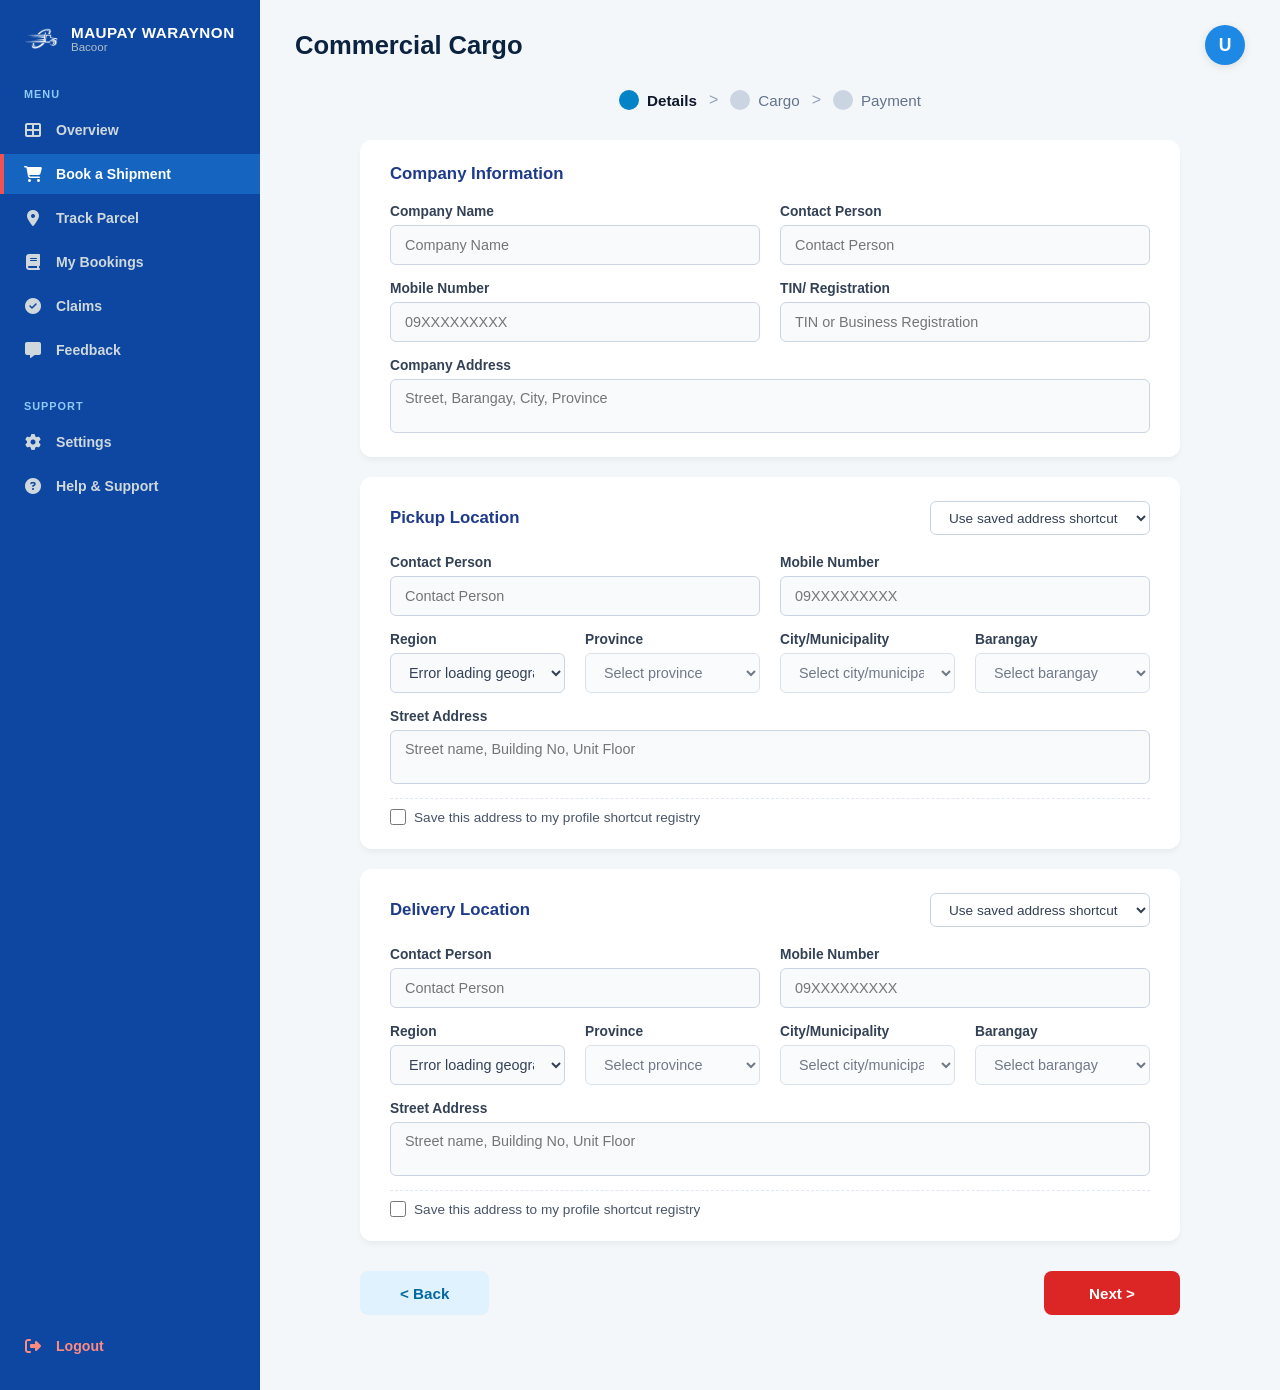
<file: Maupay Waraynon Logistics/book-cargo-details.html>
<!DOCTYPE html>
<html lang="en">
<head>
    <meta charset="UTF-8">
    <meta name="viewport" content="width=device-width, initial-scale=1.0">
    <title>Maupay Waraynon Padala Center | Commercial Cargo</title>
    <link rel="stylesheet" href="dashboard.css">
    <link rel="stylesheet" href="book-cargo-details.css">
    <link rel="stylesheet" href="https://cdnjs.cloudflare.com/ajax/libs/font-awesome/6.4.0/css/all.min.css">
</head>
<body class="cargo-details-body-bg">

    <div class="dashboard-container">
        
        <aside class="sidebar">
            <div class="sidebar-brand">
                <img src="images/logo.png" alt="Maupay Waraynon Logo" class="sidebar-logo-img">
                <div class="brand-text">
                    <h3>MAUPAY WARAYNON</h3>
                    <span>Bacoor</span>
                </div>
            </div>

            <div class="menu-section-label">MENU</div>
            <nav class="sidebar-menu">
                <a href="dashboard.html" class="menu-item"><i class="fas fa-th-large"></i> Overview</a>
                <a href="book-shipment.html" class="menu-item active"><i class="fas fa-shopping-cart"></i> Book a Shipment</a>
                <a href="track-parcel.html" class="menu-item"><i class="fas fa-map-marker-alt"></i> Track Parcel</a>
                <a href="my-bookings.html" class="menu-item"><i class="fas fa-book"></i> My Bookings</a>
                <a href="#" class="menu-item"><i class="fas fa-check-circle"></i> Claims</a>
                <a href="#" class="menu-item"><i class="fas fa-comment-alt"></i> Feedback</a>
            </nav>

            <div class="menu-section-label" style="margin-top: 30px;">SUPPORT</div>
            <nav class="sidebar-menu">
                <a href="#" class="menu-item"><i class="fas fa-cog"></i> Settings</a>
                <a href="#" class="menu-item"><i class="fas fa-question-circle"></i> Help & Support</a>
            </nav>

            <a href="#" id="logoutBtn" class="menu-item logout-link"><i class="fas fa-sign-out-alt"></i> Logout</a>
        </aside>

        <main class="main-content">
            
            <header class="content-header">
                <h2>Commercial Cargo</h2>
                <div class="user-profile-badge">
                    <div class="avatar-circle" id="profileAvatar">U</div>
                </div>
            </header>

            <div class="wizard-progress-bar">
                <div class="progress-step current">
                    <span class="step-dot"></span>
                    <span class="step-label">Details</span>
                </div>
                <div class="step-separator">&gt;</div>
                <div class="progress-step">
                    <span class="step-dot"></span>
                    <span class="step-label">Cargo</span>
                </div>
                <div class="step-separator">&gt;</div>
                <div class="progress-step">
                    <span class="step-dot"></span>
                    <span class="step-label">Payment</span>
                </div>
            </div>

            <form id="cargoDetailsForm" class="cargo-form-scroll-container" novalidate>
                
                <div class="form-card-panel">
                    <h3 class="panel-section-title">Company Information</h3>
                    
                    <div class="form-row-grid split-2">
                        <div class="input-element-group">
                            <label>Company Name</label>
                            <input type="text" id="companyName" placeholder="Company Name" required>
                        </div>
                        <div class="input-element-group">
                            <label>Contact Person</label>
                            <input type="text" id="companyContact" placeholder="Contact Person" required>
                        </div>
                    </div>

                    <div class="form-row-grid split-2">
                        <div class="input-element-group">
                            <label>Mobile Number</label>
                            <input type="text" id="companyMobile" placeholder="09XXXXXXXXX" maxlength="11" required>
                        </div>
                        <div class="input-element-group">
                            <label>TIN/ Registration</label>
                            <input type="text" id="companyTin" placeholder="TIN or Business Registration" required>
                        </div>
                    </div>

                    <div class="input-element-group">
                        <label>Company Address</label>
                        <textarea id="companyAddress" placeholder="Street, Barangay, City, Province" rows="2" required></textarea>
                    </div>
                </div>

                <div class="form-card-panel">
                    <div class="panel-header-with-action">
                        <h3 class="panel-section-title">Pickup Location</h3>
                        <select class="address-shortcut-select" id="pickupSavedShortcut">
                            <option value="">Use saved address shortcut</option>
                        </select>
                    </div>
                    
                    <div class="form-row-grid split-2">
                        <div class="input-element-group">
                            <label>Contact Person</label>
                            <input type="text" id="pickupContact" placeholder="Contact Person" required>
                        </div>
                        <div class="input-element-group">
                            <label>Mobile Number</label>
                            <input type="text" id="pickupMobile" placeholder="09XXXXXXXXX" maxlength="11" required>
                        </div>
                    </div>

                    <div class="form-row-grid split-4">
                        <div class="input-element-group">
                            <label>Region</label>
                            <select id="pickupRegion" required>
                                <option value="">Loading regions...</option>
                            </select>
                        </div>
                        <div class="input-element-group">
                            <label>Province</label>
                            <select id="pickupProvince" required disabled>
                                <option value="">Select province</option>
                            </select>
                        </div>
                        <div class="input-element-group">
                            <label>City/Municipality</label>
                            <select id="pickupCity" required disabled>
                                <option value="">Select city/municipality</option>
                            </select>
                        </div>
                        <div class="input-element-group">
                            <label>Barangay</label>
                            <select id="pickupBarangay" required disabled>
                                <option value="">Select barangay</option>
                            </select>
                        </div>
                    </div>

                    <div class="input-element-group" style="margin-bottom: 12px;">
                        <label>Street Address</label>
                        <textarea id="pickupStreet" placeholder="Street name, Building No, Unit Floor" rows="2" required></textarea>
                    </div>

                    <div class="checkbox-element-wrapper">
                        <input type="checkbox" id="savePickupAddress">
                        <label for="savePickupAddress">Save this address to my profile shortcut registry</label>
                    </div>
                </div>

                <div class="form-card-panel">
                    <div class="panel-header-with-action">
                        <h3 class="panel-section-title">Delivery Location</h3>
                        <select class="address-shortcut-select" id="deliverySavedShortcut">
                            <option value="">Use saved address shortcut</option>
                        </select>
                    </div>
                    
                    <div class="form-row-grid split-2">
                        <div class="input-element-group">
                            <label>Contact Person</label>
                            <input type="text" id="deliveryContact" placeholder="Contact Person" required>
                        </div>
                        <div class="input-element-group">
                            <label>Mobile Number</label>
                            <input type="text" id="deliveryMobile" placeholder="09XXXXXXXXX" maxlength="11" required>
                        </div>
                    </div>

                    <div class="form-row-grid split-4">
                        <div class="input-element-group">
                            <label>Region</label>
                            <select id="deliveryRegion" required>
                                <option value="">Loading regions...</option>
                            </select>
                        </div>
                        <div class="input-element-group">
                            <label>Province</label>
                            <select id="deliveryProvince" required disabled>
                                <option value="">Select province</option>
                            </select>
                        </div>
                        <div class="input-element-group">
                            <label>City/Municipality</label>
                            <select id="deliveryCity" required disabled>
                                <option value="">Select city/municipality</option>
                            </select>
                        </div>
                        <div class="input-element-group">
                            <label>Barangay</label>
                            <select id="deliveryBarangay" required disabled>
                                <option value="">Select barangay</option>
                            </select>
                        </div>
                    </div>

                    <div class="input-element-group" style="margin-bottom: 12px;">
                        <label>Street Address</label>
                        <textarea id="deliveryStreet" placeholder="Street name, Building No, Unit Floor" rows="2" required></textarea>
                    </div>

                    <div class="checkbox-element-wrapper">
                        <input type="checkbox" id="saveDeliveryAddress">
                        <label for="saveDeliveryAddress">Save this address to my profile shortcut registry</label>
                    </div>
                </div>

                <div class="wizard-action-toolbar">
                    <button type="button" id="btnBackToSelection" class="cargo-btn-secondary">&lt; Back</button>
                    <button type="submit" class="cargo-btn-primary">Next &gt;</button>
                </div>

            </form>

        </main>
    </div>

    <script src="book-cargo-details.js"></script>
</body>
</html>
</file>
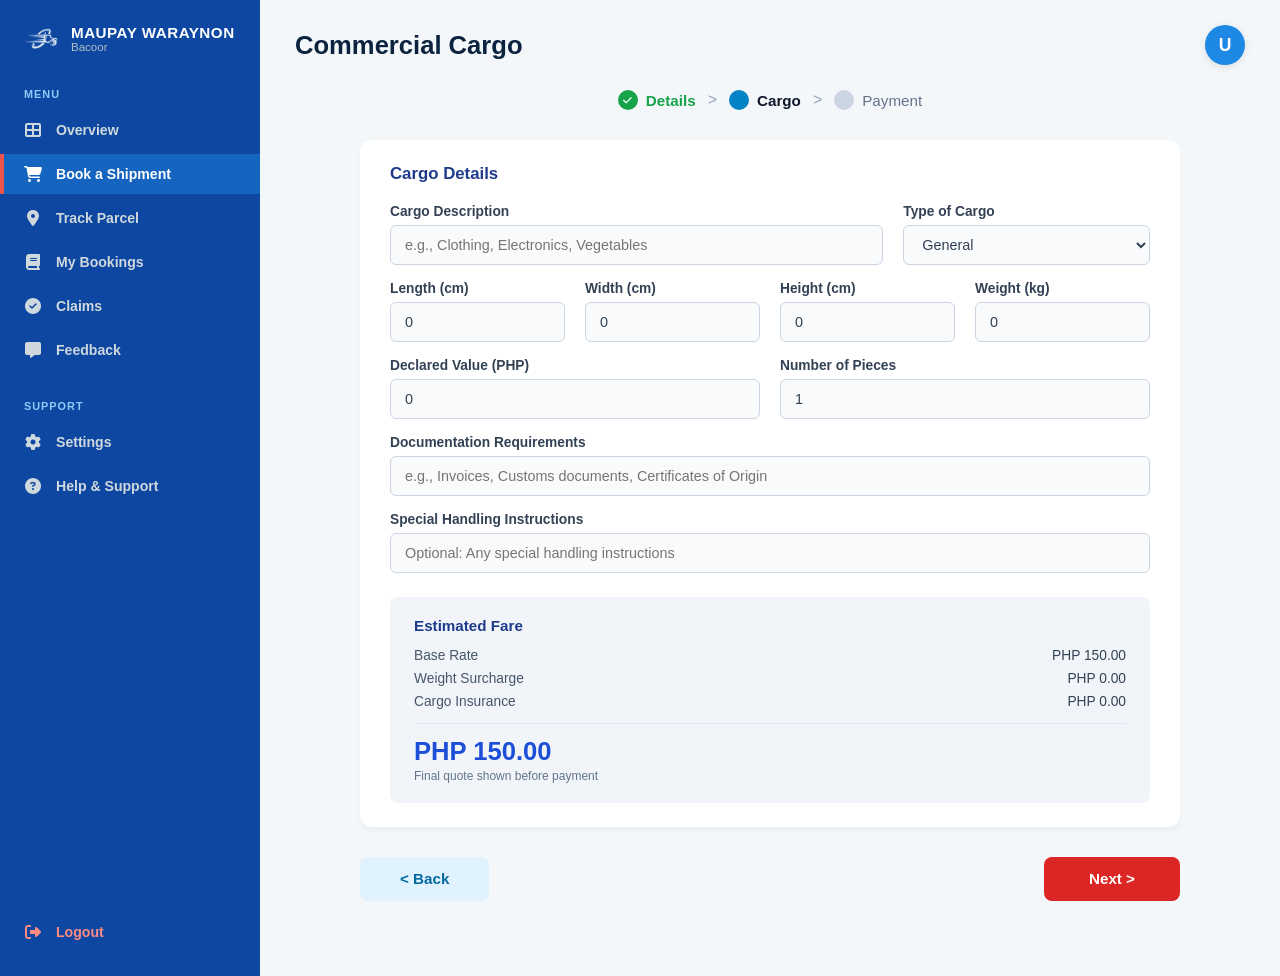
<file: Maupay Waraynon Logistics/book-cargo-package.html>
<!DOCTYPE html>
<html lang="en">
<head>
    <meta charset="UTF-8">
    <meta name="viewport" content="width=device-width, initial-scale=1.0">
    <title>Maupay Waraynon Padala Center | Cargo Specifications</title>
    <link rel="stylesheet" href="dashboard.css">
    <link rel="stylesheet" href="book-cargo-package.css">
    <link rel="stylesheet" href="https://cdnjs.cloudflare.com/ajax/libs/font-awesome/6.4.0/css/all.min.css">
</head>
<body class="cargo-package-body-bg">

    <div class="dashboard-container">
        
        <aside class="sidebar">
            <div class="sidebar-brand">
                <img src="images/logo.png" alt="Maupay Waraynon Logo" class="sidebar-logo-img">
                <div class="brand-text">
                    <h3>MAUPAY WARAYNON</h3>
                    <span>Bacoor</span>
                </div>
            </div>

            <div class="menu-section-label">MENU</div>
            <nav class="sidebar-menu">
                <a href="dashboard.html" class="menu-item"><i class="fas fa-th-large"></i> Overview</a>
                <a href="book-shipment.html" class="menu-item active"><i class="fas fa-shopping-cart"></i> Book a Shipment</a>
                <a href="#" class="menu-item"><i class="fas fa-map-marker-alt"></i> Track Parcel</a>
                <a href="my-bookings.html" class="menu-item"><i class="fas fa-book"></i> My Bookings</a>
                <a href="#" class="menu-item"><i class="fas fa-check-circle"></i> Claims</a>
                <a href="#" class="menu-item"><i class="fas fa-comment-alt"></i> Feedback</a>
            </nav>

            <div class="menu-section-label" style="margin-top: 30px;">SUPPORT</div>
            <nav class="sidebar-menu">
                <a href="#" class="menu-item"><i class="fas fa-cog"></i> Settings</a>
                <a href="#" class="menu-item"><i class="fas fa-question-circle"></i> Help & Support</a>
            </nav>

            <a href="#" id="logoutBtn" class="menu-item logout-link"><i class="fas fa-sign-out-alt"></i> Logout</a>
        </aside>

        <main class="main-content">
            
            <header class="content-header">
                <h2>Commercial Cargo</h2>
                <div class="user-profile-badge">
                    <div class="avatar-circle" id="profileAvatar">U</div>
                </div>
            </header>

            <div class="wizard-progress-bar">
                <div class="progress-step complete">
                    <span class="step-dot"><i class="fas fa-check" style="font-size: 10px; color: white;"></i></span>
                    <span class="step-label">Details</span>
                </div>
                <div class="step-separator">&gt;</div>
                <div class="progress-step current">
                    <span class="step-dot"></span>
                    <span class="step-label">Cargo</span>
                </div>
                <div class="step-separator">&gt;</div>
                <div class="progress-step">
                    <span class="step-dot"></span>
                    <span class="step-label">Payment</span>
                </div>
            </div>

            <form id="cargoPackageForm" class="cargo-package-scroll-container" novalidate>
                
                <div class="form-card-panel">
                    <h3 class="panel-section-title">Cargo Details</h3>
                    
                    <div class="form-row-grid split-custom-cargo">
                        <div class="input-element-group">
                            <label>Cargo Description</label>
                            <input type="text" id="cargoDescription" placeholder="e.g., Clothing, Electronics, Vegetables" required>
                        </div>
                        <div class="input-element-group">
                            <label>Type of Cargo</label>
                            <select id="cargoType" required>
                                <option value="General">General</option>
                                <option value="Perishable">Perishable</option>
                                <option value="Fragile">Fragile</option>
                                <option value="Hazardous">Hazardous/DG</option>
                            </select>
                        </div>
                    </div>

                    <div class="form-row-grid split-4">
                        <div class="input-element-group">
                            <label>Length (cm)</label>
                            <input type="number" id="cargoLength" placeholder="0" min="1" value="0" required>
                        </div>
                        <div class="input-element-group">
                            <label>Width (cm)</label>
                            <input type="number" id="cargoWidth" placeholder="0" min="1" value="0" required>
                        </div>
                        <div class="input-element-group">
                            <label>Height (cm)</label>
                            <input type="number" id="cargoHeight" placeholder="0" min="1" value="0" required>
                        </div>
                        <div class="input-element-group">
                            <label>Weight (kg)</label>
                            <input type="number" id="cargoWeight" placeholder="0" min="1" value="0" required>
                        </div>
                    </div>

                    <div class="form-row-grid split-2">
                        <div class="input-element-group">
                            <label>Declared Value (PHP)</label>
                            <input type="number" id="declaredValue" placeholder="0" min="0" value="0" required>
                        </div>
                        <div class="input-element-group">
                            <label>Number of Pieces</label>
                            <input type="number" id="numPieces" placeholder="0" min="1" value="1" required>
                        </div>
                    </div>

                    <div class="input-element-group" style="margin-bottom: 16px;">
                        <label>Documentation Requirements</label>
                        <input type="text" id="docRequirements" placeholder="e.g., Invoices, Customs documents, Certificates of Origin">
                    </div>

                    <div class="input-element-group" style="margin-bottom: 24px;">
                        <label>Special Handling Instructions</label>
                        <input type="text" id="handlingInstructions" placeholder="Optional: Any special handling instructions">
                    </div>

                    <div class="fare-estimation-summary-box">
                        <h4 class="summary-box-header">Estimated Fare</h4>
                        <div class="summary-line-item">
                            <span>Base Rate</span>
                            <span id="lblBaseRate">PHP 0</span>
                        </div>
                        <div class="summary-line-item">
                            <span>Weight Surcharge</span>
                            <span id="lblWeightSurcharge">PHP 0</span>
                        </div>
                        <div class="summary-line-item">
                            <span>Cargo Insurance</span>
                            <span id="lblCargoInsurance">PHP 0</span>
                        </div>
                        <div class="summary-total-price-row">
                            <span id="lblMasterTotal">PHP 150.00</span>
                            <span class="total-disclaimer-note">Final quote shown before payment</span>
                        </div>
                    </div>
                </div>

                <div class="wizard-action-toolbar">
                    <button type="button" id="btnBackToDetails" class="cargo-btn-secondary">&lt; Back</button>
                    <button type="submit" class="cargo-btn-primary">Next &gt;</button>
                </div>

            </form>

        </main>
    </div>

    <script src="book-cargo-package.js"></script>
</body>
</html>
</file>
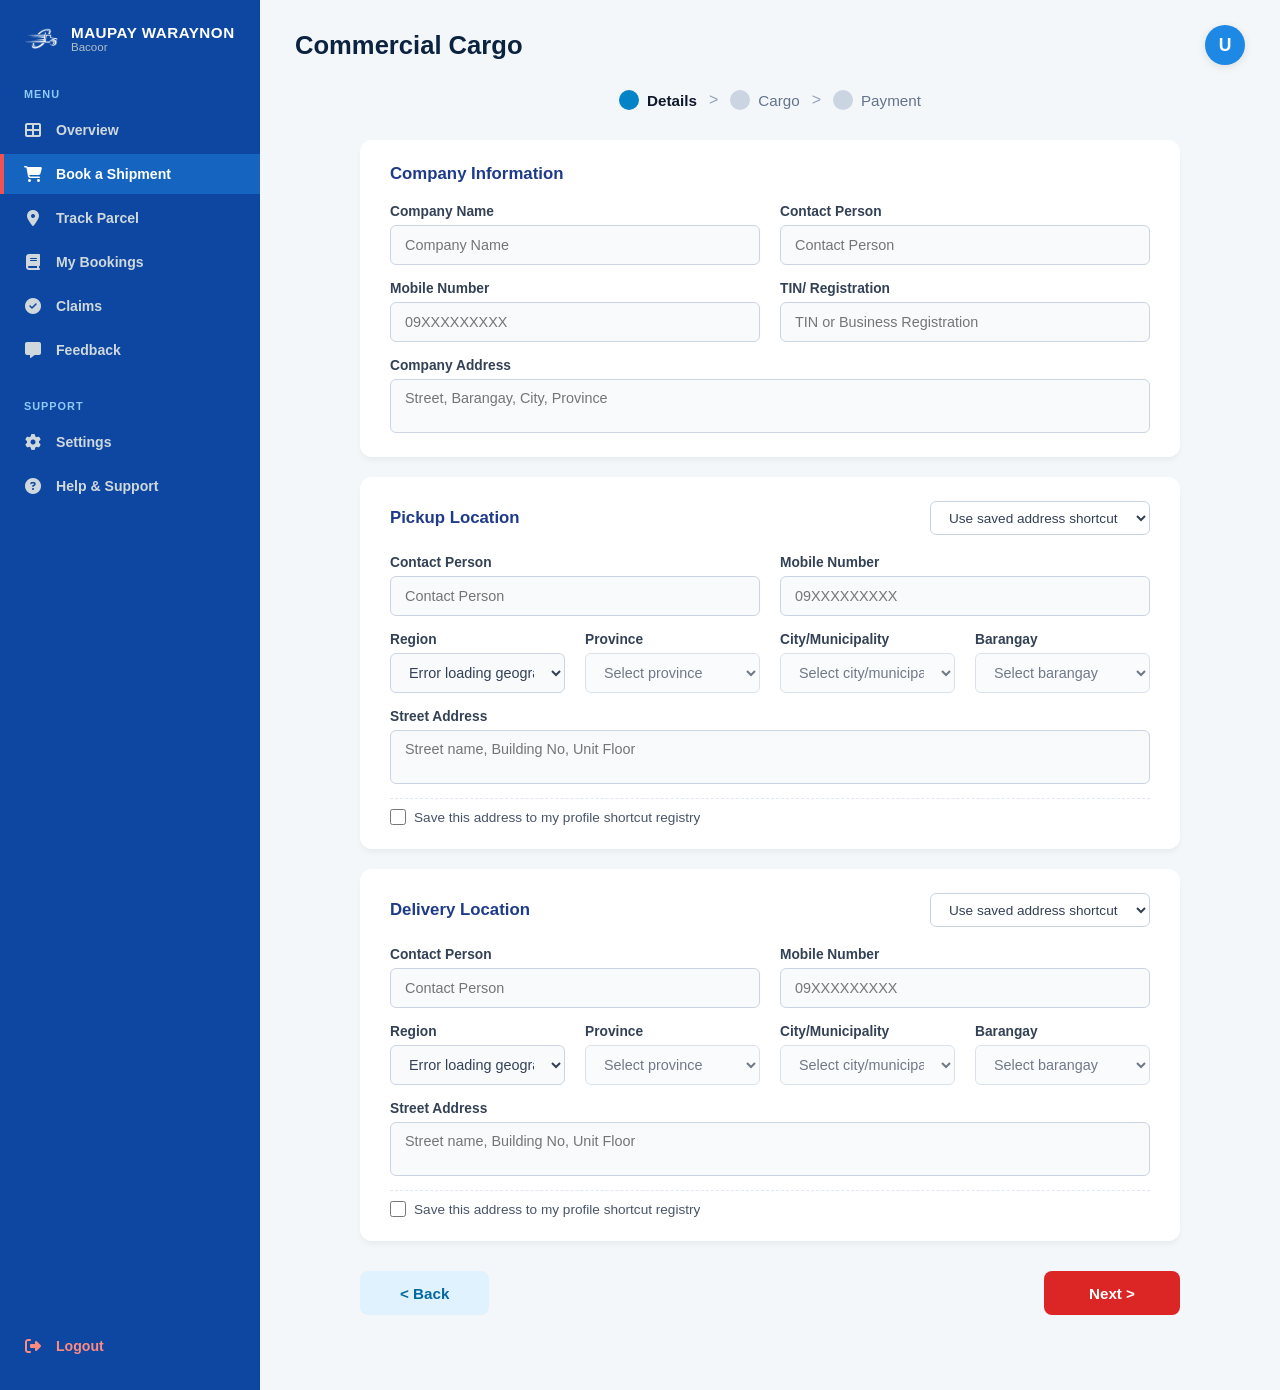
<file: Maupay Waraynon Logistics/book-cargo-payment.html>
<!DOCTYPE html>
<html lang="en">
<head>
    <meta charset="UTF-8">
    <meta name="viewport" content="width=device-width, initial-scale=1.0">
    <title>Maupay Waraynon Padala Center | Cargo Payment Checkout</title>
    <link rel="stylesheet" href="dashboard.css">
    <link rel="stylesheet" href="book-cargo-payment.css">
    <link rel="stylesheet" href="https://cdnjs.cloudflare.com/ajax/libs/font-awesome/6.4.0/css/all.min.css">
</head>
<body class="cargo-payment-body-bg">

    <div class="dashboard-container">
        
        <aside class="sidebar">
            <div class="sidebar-brand">
                <img src="images/logo.png" alt="Maupay Waraynon Logo" class="sidebar-logo-img">
                <div class="brand-text">
                    <h3>MAUPAY WARAYNON</h3>
                    <span>Bacoor</span>
                </div>
            </div>

            <div class="menu-section-label">MENU</div>
            <nav class="sidebar-menu">
                <a href="dashboard.html" class="menu-item"><i class="fas fa-th-large"></i> Overview</a>
                <a href="book-shipment.html" class="menu-item active"><i class="fas fa-shopping-cart"></i> Book a Shipment</a>
                <a href="track-parcel.html" class="menu-item"><i class="fas fa-map-marker-alt"></i> Track Parcel</a>
                <a href="my-bookings.html" class="menu-item"><i class="fas fa-book"></i> My Bookings</a>
                <a href="#" class="menu-item"><i class="fas fa-check-circle"></i> Claims</a>
                <a href="#" class="menu-item"><i class="fas fa-comment-alt"></i> Feedback</a>
            </nav>

            <div class="menu-section-label" style="margin-top: 30px;">SUPPORT</div>
            <nav class="sidebar-menu">
                <a href="#" class="menu-item"><i class="fas fa-cog"></i> Settings</a>
                <a href="#" class="menu-item"><i class="fas fa-question-circle"></i> Help & Support</a>
            </nav>

            <a href="#" id="logoutBtn" class="menu-item logout-link"><i class="fas fa-sign-out-alt"></i> Logout</a>
        </aside>

        <main class="main-content">
            
            <header class="content-header">
                <h2>Commercial Cargo</h2>
                <div class="user-profile-badge">
                    <div class="avatar-circle" id="profileAvatar">U</div>
                </div>
            </header>

            <div class="wizard-progress-bar">
                <div class="progress-step complete">
                    <span class="step-dot"><i class="fas fa-check" style="font-size: 10px; color: white;"></i></span>
                    <span class="step-label">Details</span>
                </div>
                <div class="step-separator">&gt;</div>
                <div class="progress-step complete">
                    <span class="step-dot"><i class="fas fa-check" style="font-size: 10px; color: white;"></i></span>
                    <span class="step-label">Cargo</span>
                </div>
                <div class="step-separator">&gt;</div>
                <div class="progress-step current">
                    <span class="step-dot"></span>
                    <span class="step-label">Payment</span>
                </div>
            </div>

            <div class="checkout-split-layout">
                
                <div class="payment-selection-panel">
                    
                    <h3 class="panel-section-title">Payment Option</h3>
                    <div class="payment-options-stack" style="margin-bottom: 25px;">
                        <label class="payment-option-card checked">
                            <input type="radio" name="paymentOption" value="Sender" checked>
                            <div class="option-meta-text">
                                <strong>Sender</strong>
                                <span>Fees are settled by the origin point shipper</span>
                            </div>
                        </label>

                        <label class="payment-option-card">
                            <input type="radio" name="paymentOption" value="Receiver">
                            <div class="option-meta-text">
                                <strong>Receiver</strong>
                                <span>Fees are collected upon arrival destination point</span>
                            </div>
                        </label>
                    </div>

                    <h3 class="panel-section-title">Payment Method</h3>
                    <div class="payment-options-stack">
                        <label class="payment-option-card checked clickable-method-card">
                            <input type="radio" name="paymentMethod" value="Cash / COD" checked>
                            <div class="option-meta-text">
                                <strong>Cash / COD</strong>
                                <span>Pay in cash at dropoff or pickup destination point</span>
                            </div>
                            <div class="cod-notice-box" id="codNoticeWrapper">
                                <i class="fas fa-info-circle notice-icon"></i>
                                <p><strong>COD Notice:</strong> Please prepare the complete calculated payment balance to hand over directly to our agents/drivers once shipment operations reach the target address.</p>
                            </div>
                        </label>

                        <label class="payment-option-card clickable-method-card">
                            <input type="radio" name="paymentMethod" value="GCash">
                            <div class="option-meta-text">
                                <strong>GCash</strong>
                                <span>Settle instantly using GCash mobile wallet transfer</span>
                            </div>
                        </label>

                        <label class="payment-option-card clickable-method-card">
                            <input type="radio" name="paymentMethod" value="Bank Transfer">
                            <div class="option-meta-text">
                                <strong>Bank Transfer</strong>
                                <span>Transfer directly to our secure banking endpoints</span>
                            </div>
                        </label>
                    </div>

                    <div style="margin-top: 30px;">
                        <button type="button" id="btnBackToPackage" class="cargo-btn-secondary">&lt; Back</button>
                    </div>
                </div>

                <aside class="order-summary-sticky-card">
                    <h3 class="panel-section-title" style="color: #1e3a8a;">Order Summary</h3>
                    
                    <div class="summary-breakdown-table">
                        <div class="table-line-item">
                            <span>Base Rate</span>
                            <span id="summaryBaseRate">PHP 150.00</span>
                        </div>
                        <div class="table-line-item">
                            <span>Weight Surcharge</span>
                            <span id="summarySurcharge">PHP 0.00</span>
                        </div>
                        <div class="table-line-item">
                            <span>Insurance</span>
                            <span id="summaryInsurance">PHP 0.00</span>
                        </div>
                        <div class="table-line-item align-center-row">
                            <span>Assigned Payer</span>
                            <span id="summaryPayer" class="payer-inline-badge">Sender</span>
                        </div>
                        
                        <hr class="summary-divider">

                        <div class="table-line-item grand-total-row">
                            <span>Total</span>
                            <span id="summaryGrandTotal">Php 150.00</span>
                        </div>
                    </div>

                    <button type="button" id="btnConfirmBooking" class="cargo-btn-primary full-width-btn">Confirm Booking</button>
                </aside>

            </div>
        </main>
    </div>

    <div class="review-modal-overlay" id="bookingReviewModal">
        <div class="review-modal-card review-modal-wide">
            <div class="modal-header-bar">
                <h3><i class="fas fa-file-alt" style="margin-right: 8px;"></i> Review Shipment Orders</h3>
                <button type="button" class="close-x-btn" id="btnCloseModalX">&times;</button>
            </div>
            
            <div class="modal-body-content">
                <p class="modal-notice-intro">Please take a moment to look over your logistics distribution configurations before submitting.</p>
                
                <div class="modal-cards-grid">
                    <div class="modal-info-subcard">
                        <h4>ROUTING DETAILS</h4>
                        <div class="info-data-row"><strong>Delivery Mode:</strong> <span id="popDeliveryMode">-</span></div>
                        <div class="info-data-row"><strong>Sender:</strong> <span id="popSenderName">-</span></div>
                        <div class="info-data-row"><strong>Receiver:</strong> <span id="popReceiverName">-</span></div>
                    </div>

                    <div class="modal-info-subcard">
                        <h4>PACKAGE DIMENSIONS</h4>
                        <div class="info-data-row"><strong>Description:</strong> <span id="popItemDesc">-</span></div>
                        <div class="info-data-row"><strong>Scale/Weight:</strong> <span id="popWeight">-</span></div>
                        <div class="info-data-row"><strong>Volume Metrics:</strong> <span id="popVolume">-</span></div>
                        <div class="info-data-row"><strong>Instructions:</strong> <span id="popInstructions">-</span></div>
                    </div>
                </div>

                <div class="modal-settlement-card">
                    <h4>SETTLEMENT TERMS</h4>
                    <div class="settlement-flex-container">
                        <div class="settlement-item">
                            <strong>Who Pays:</strong> <span id="popPayer" class="payer-badge-solid">Sender</span>
                        </div>
                        <div class="settlement-item">
                            <strong>Method:</strong> <span id="popMethod">-</span>
                        </div>
                        <div class="settlement-total-display">
                            <strong>Amount Due:</strong> <span id="popGrandTotal">PHP 0.00</span>
                        </div>
                    </div>
                </div>
            </div>

            <div class="modal-footer-toolbar card-footer-layout">
                <button type="button" class="modal-cancel-btn-outline" id="btnCancelModal">Cancel</button>
                <button type="button" class="cargo-btn-primary modal-action-submit" id="btnFinalSubmitModal">Submit Booking</button>
            </div>
        </div>
    </div>

    <div id="successModalOverlay" class="custom-modal-overlay">
        <div class="success-modal-card">
            <div class="success-icon-circle">
                <svg viewBox="0 0 24 24" class="success-check-svg">
                    <path d="M9 16.17L4.83 12l-1.42 1.41L9 19 21 7l-1.41-1.41z"/>
                </svg>
            </div>
            <h2 class="success-title">Booking Successful!</h2>
            <p class="success-message">Your commercial cargo freight logistics request has been processed cleanly.</p>
            
            <div class="tracking-display-box">
                <span class="tracking-label">TRACKING ID</span>
                <span id="successTrackingId" class="tracking-id-value">CRG-XXXXXXXX-PH</span>
            </div>

            <button id="btnSuccessDashboard" class="btn-success-redirect">Go to Dashboard</button>
        </div>
    </div>

    <script src="book-cargo-payment.js"></script>
</body>
</html>
</file>
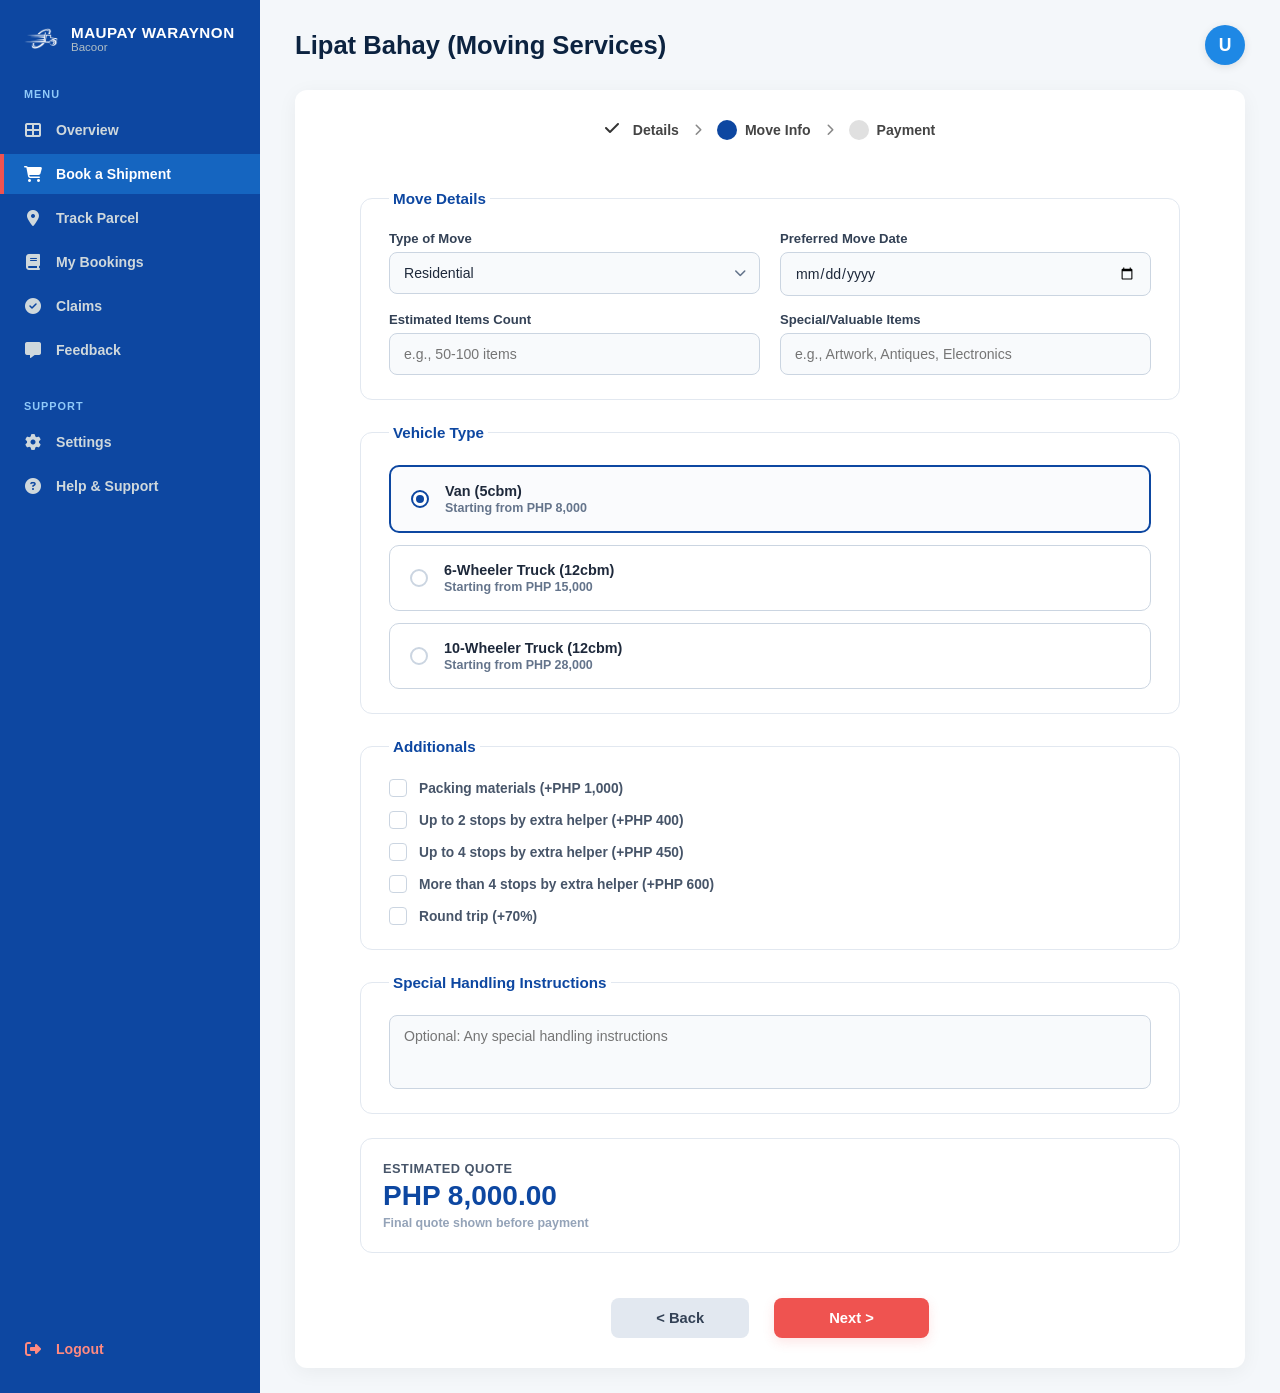
<file: Maupay Waraynon Logistics/book-lipatbahay-info.html>
<!DOCTYPE html>
<html lang="en">
<head>
    <meta charset="UTF-8">
    <meta name="viewport" content="width=device-width, initial-scale=1.0">
    <title>Maupay Waraynon Padala Center | Move Info</title>
    <link rel="stylesheet" href="dashboard.css"> 
    <link rel="stylesheet" href="book-shipment.css"> 
    <link rel="stylesheet" href="book-lipatbahay-info.css">
    <link rel="stylesheet" href="https://cdnjs.cloudflare.com/ajax/libs/font-awesome/6.4.0/css/all.min.css">
</head>
<body>

    <div class="dashboard-container">
        
        <aside class="sidebar">
            <div class="sidebar-brand">
                <img src="images/logo.png" alt="Maupay Waraynon Logo" class="sidebar-logo-img">
                <div class="brand-text">
                    <h3>MAUPAY WARAYNON</h3>
                    <span>Bacoor</span>
                </div>
            </div>

            <div class="menu-section-label">MENU</div>
            <nav class="sidebar-menu">
                <a href="dashboard.html" class="menu-item"><i class="fas fa-th-large"></i> Overview</a>
                <a href="book-shipment.html" class="menu-item active"><i class="fas fa-shopping-cart"></i> Book a Shipment</a>
                <a href="#" class="menu-item"><i class="fas fa-map-marker-alt"></i> Track Parcel</a>
                <a href="#" class="menu-item"><i class="fas fa-book"></i> My Bookings</a>
                <a href="#" class="menu-item"><i class="fas fa-check-circle"></i> Claims</a>
                <a href="#" class="menu-item"><i class="fas fa-comment-alt"></i> Feedback</a>
            </nav>

            <div class="menu-section-label" style="margin-top: 30px;">SUPPORT</div>
            <nav class="sidebar-menu">
                <a href="#" class="menu-item"><i class="fas fa-cog"></i> Settings</a>
                <a href="#" class="menu-item"><i class="fas fa-question-circle"></i> Help & Support</a>
            </nav>

            <a href="#" id="logoutBtn" class="menu-item logout-link"><i class="fas fa-sign-out-alt"></i> Logout</a>
        </aside>

        <main class="main-content">
            
            <header class="content-header">
                <h2>Lipat Bahay (Moving Services)</h2>
                <div class="user-profile-badge">
                    <div class="avatar-circle" id="profileAvatar">U</div>
                </div>
            </header>

            <form id="lipatBahayInfoForm" class="booking-wizard-card">
                
                <div class="wizard-progress-bar">
                    <div class="progress-step completed">
                        <span class="step-dot"><i class="fas fa-check"></i></span>
                        <span class="step-label">Details</span>
                    </div>
                    <i class="fas fa-chevron-right step-arrow active-arrow"></i>
                    <div class="progress-step current">
                        <span class="step-dot"></span>
                        <span class="step-label">Move Info</span>
                    </div>
                    <i class="fas fa-chevron-right step-arrow"></i>
                    <div class="progress-step pending">
                        <span class="step-dot"></span>
                        <span class="step-label">Payment</span>
                    </div>
                </div>

                <div class="info-forms-stack">
                    
                    <fieldset class="info-block-card">
                        <legend class="info-card-title">Move Details</legend>
                        
                        <div class="form-fields-row-grid">
                            <div class="form-input-cell">
                                <label for="typeOfMove">Type of Move</label>
                                <div class="select-wrapper">
                                    <select id="typeOfMove" required>
                                        <option value="Residential">Residential</option>
                                        <option value="Commercial">Commercial / Office</option>
                                    </select>
                                    <i class="fas fa-chevron-down dropdown-arrow-icon"></i>
                                </div>
                            </div>
                            <div class="form-input-cell">
                                <label for="moveDate">Preferred Move Date</label>
                                <input type="date" id="moveDate" required>
                            </div>
                        </div>

                        <div class="form-fields-row-grid">
                            <div class="form-input-cell">
                                <label for="estimatedItems">Estimated Items Count</label>
                                <input type="text" id="estimatedItems" placeholder="e.g., 50-100 items" required>
                            </div>
                            <div class="form-input-cell">
                                <label for="valuableItems">Special/Valuable Items</label>
                                <input type="text" id="valuableItems" placeholder="e.g., Artwork, Antiques, Electronics">
                            </div>
                        </div>
                    </fieldset>

                    <fieldset class="info-block-card">
                        <legend class="info-card-title">Vehicle Type</legend>
                        <div class="vehicle-options-list">
                            
                            <label class="vehicle-card-label active-vehicle">
                                <input type="radio" name="vehicleType" value="van" data-price="8000" checked>
                                <span class="custom-radio-dot"></span>
                                <div class="vehicle-details-meta">
                                    <span class="vehicle-name-title">Van (5cbm)</span>
                                    <span class="vehicle-subtext-price">Starting from PHP 8,000</span>
                                </div>
                            </label>

                            <label class="vehicle-card-label">
                                <input type="radio" name="vehicleType" value="6wheeler" data-price="15000">
                                <span class="custom-radio-dot"></span>
                                <div class="vehicle-details-meta">
                                    <span class="vehicle-name-title">6-Wheeler Truck (12cbm)</span>
                                    <span class="vehicle-subtext-price">Starting from PHP 15,000</span>
                                </div>
                            </label>

                            <label class="vehicle-card-label">
                                <input type="radio" name="vehicleType" value="10wheeler" data-price="28000">
                                <span class="custom-radio-dot"></span>
                                <div class="vehicle-details-meta">
                                    <span class="vehicle-name-title">10-Wheeler Truck (12cbm)</span>
                                    <span class="vehicle-subtext-price">Starting from PHP 28,000</span>
                                </div>
                            </label>

                        </div>
                    </fieldset>

                    <fieldset class="info-block-card">
                        <legend class="info-card-title">Additionals</legend>
                        <div class="additionals-checkbox-stack">
                            
                            <label class="addon-tick-item">
                                <input type="checkbox" class="addon-calc-trigger" data-flat-price="1000" id="addonPacking">
                                <span class="addon-square-box"></span>
                                <span class="addon-label-text">Packing materials (+PHP 1,000)</span>
                            </label>

                            <label class="addon-tick-item">
                                <input type="checkbox" class="addon-calc-trigger" data-flat-price="400" id="addon2Stops">
                                <span class="addon-square-box"></span>
                                <span class="addon-label-text">Up to 2 stops by extra helper (+PHP 400)</span>
                            </label>

                            <label class="addon-tick-item">
                                <input type="checkbox" class="addon-calc-trigger" data-flat-price="450" id="addon4Stops">
                                <span class="addon-square-box"></span>
                                <span class="addon-label-text">Up to 4 stops by extra helper (+PHP 450)</span>
                            </label>

                            <label class="addon-tick-item">
                                <input type="checkbox" class="addon-calc-trigger" data-flat-price="600" id="addonMoreStops">
                                <span class="addon-square-box"></span>
                                <span class="addon-label-text">More than 4 stops by extra helper (+PHP 600)</span>
                            </label>

                            <label class="addon-tick-item">
                                <input type="checkbox" class="addon-calc-trigger" data-percentage="0.70" id="addonRoundTrip">
                                <span class="addon-square-box"></span>
                                <span class="addon-label-text">Round trip (+70%)</span>
                            </label>

                        </div>
                    </fieldset>

                    <fieldset class="info-block-card">
                        <legend class="info-card-title">Special Handling Instructions</legend>
                        <div class="form-input-cell">
                            <textarea id="specialInstructions" placeholder="Optional: Any special handling instructions" rows="3"></textarea>
                        </div>
                    </fieldset>

                    <div class="quote-summary-panel-card">
                        <span class="quote-heading-label">Estimated Quote</span>
                        <div class="quote-price-amount" id="displayTotalQuote">PHP 8,000.00</div>
                        <span class="quote-disclaimer-subtext">Final quote shown before payment</span>
                    </div>

                </div>

                <div class="form-wizard-navigation-buttons">
                    <button type="button" id="btnBackToDetails" class="btn-wizard-back">&lt; Back</button>
                    <button type="submit" class="btn-wizard-next">Next &gt;</button>
                </div>

            </form>
        </main>
    </div>

    <script src="book-lipatbahay-info.js"></script>
</body>
</html>
</file>
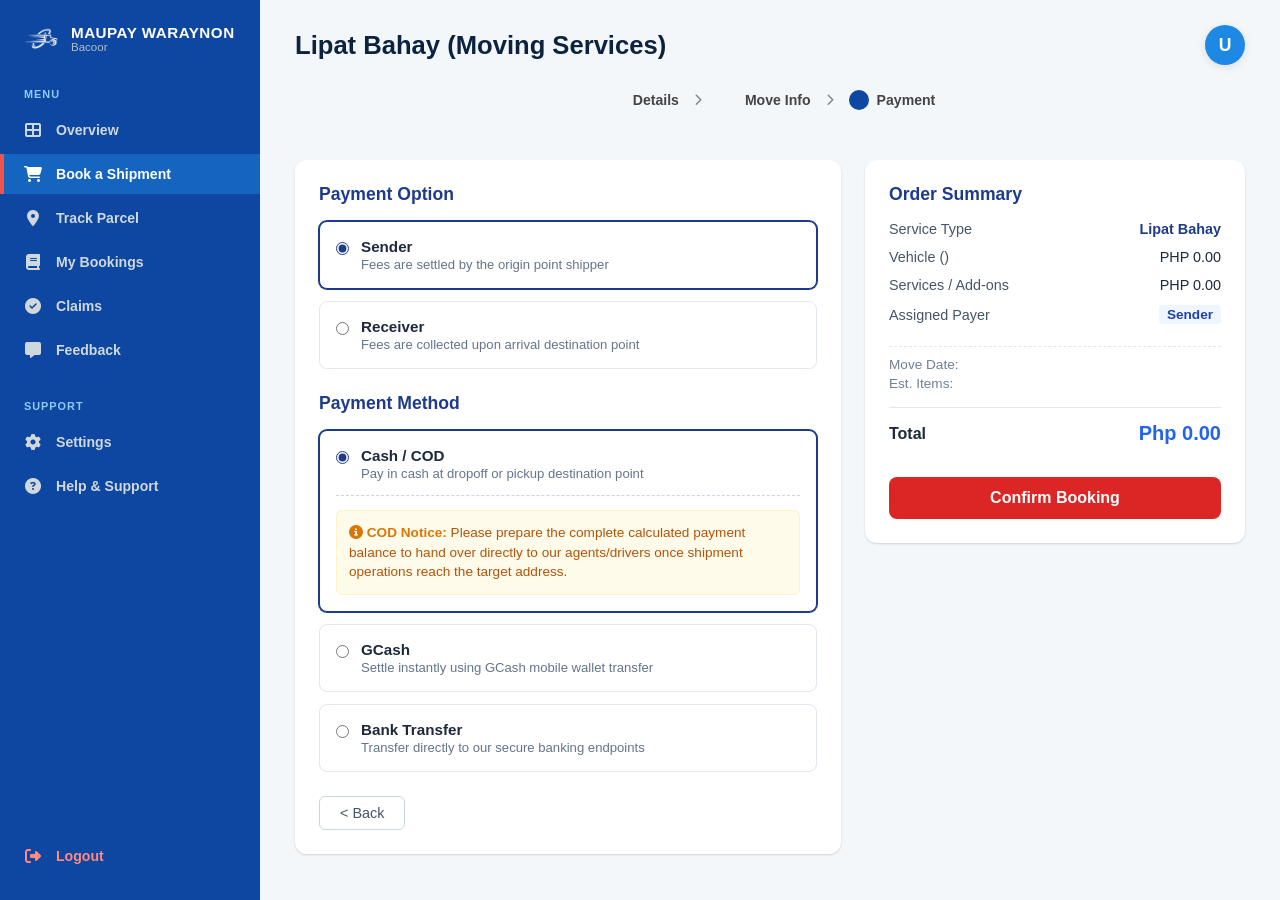
<file: Maupay Waraynon Logistics/book-lipatbahay-payment.html>
<!DOCTYPE html>
<html lang="en">
<head>
    <meta charset="UTF-8">
    <meta name="viewport" content="width=device-width, initial-scale=1.0">
    <title>Maupay Waraynon Padala Center | Payment Details</title>
    <link rel="stylesheet" href="dashboard.css"> 
    <link rel="stylesheet" href="book-shipment.css"> 
    <link rel="stylesheet" href="book-lipatbahay-payment.css">
    <link rel="stylesheet" href="https://cdnjs.cloudflare.com/ajax/libs/font-awesome/6.4.0/css/all.min.css">
</head>
<body class="payment-body-bg">

    <div class="dashboard-container">
        
        <aside class="sidebar">
            <div class="sidebar-brand">
                <img src="images/logo.png" alt="Maupay Waraynon Logo" class="sidebar-logo-img">
                <div class="brand-text">
                    <h3>MAUPAY WARAYNON</h3>
                    <span>Bacoor</span>
                </div>
            </div>

            <div class="menu-section-label">MENU</div>
            <nav class="sidebar-menu">
                <a href="dashboard.html" class="menu-item"><i class="fas fa-th-large"></i> Overview</a>
                <a href="book-shipment.html" class="menu-item active"><i class="fas fa-shopping-cart"></i> Book a Shipment</a>
                <a href="#" class="menu-item"><i class="fas fa-map-marker-alt"></i> Track Parcel</a>
                <a href="#" class="menu-item"><i class="fas fa-book"></i> My Bookings</a>
                <a href="#" class="menu-item"><i class="fas fa-check-circle"></i> Claims</a>
                <a href="#" class="menu-item"><i class="fas fa-comment-alt"></i> Feedback</a>
            </nav>

            <div class="menu-section-label" style="margin-top: 30px;">SUPPORT</div>
            <nav class="sidebar-menu">
                <a href="#" class="menu-item"><i class="fas fa-cog"></i> Settings</a>
                <a href="#" class="menu-item"><i class="fas fa-question-circle"></i> Help & Support</a>
            </nav>

            <a href="#" id="logoutBtn" class="menu-item logout-link"><i class="fas fa-sign-out-alt"></i> Logout</a>
        </aside>

        <main class="main-content">
            
            <header class="content-header">
                <h2>Lipat Bahay (Moving Services)</h2>
                <div class="user-profile-badge">
                    <div class="avatar-circle" id="profileAvatar">U</div>
                </div>
            </header>

            <div class="wizard-progress-bar">
                <div class="progress-step completed">
                    <span class="step-dot"></span>
                    <span class="step-label">Details</span>
                </div>
                <i class="fas fa-chevron-right step-arrow"></i>
                <div class="progress-step completed">
                    <span class="step-dot"></span>
                    <span class="step-label">Move Info</span>
                </div>
                <i class="fas fa-chevron-right step-arrow"></i>
                <div class="progress-step current">
                    <span class="step-dot"></span>
                    <span class="step-label">Payment</span>
                </div>
            </div>

            <form id="lipatBahayPaymentForm" class="payment-workspace-form">
                
                <div class="payment-split-columns-container">
                    
                    <!-- LEFT PANEL: PAYMENT SELECTION -->
                    <div class="payment-card-panel">
                        
                        <!-- SECTION 1: PAYMENT OPTION -->
                        <div class="card-section-title">
                            <h3>Payment Option</h3>
                        </div>
                        <div class="vertical-payment-stack" style="margin-bottom: 24px;">
                            <div class="payment-selection-row active-row" id="rowPayerSender">
                                <label class="row-label-wrapper">
                                    <input type="radio" name="paymentPayer" value="Sender" checked class="native-payment-radio">
                                    <div class="row-text-block">
                                        <span class="payment-method-title">Sender</span>
                                        <span class="payment-method-desc">Fees are settled by the origin point shipper</span>
                                    </div>
                                </label>
                            </div>
                            <div class="payment-selection-row" id="rowPayerReceiver">
                                <label class="row-label-wrapper">
                                    <input type="radio" name="paymentPayer" value="Receiver" class="native-payment-radio">
                                    <div class="row-text-block">
                                        <span class="payment-method-title">Receiver</span>
                                        <span class="payment-method-desc">Fees are collected upon arrival destination point</span>
                                    </div>
                                </label>
                            </div>
                        </div>

                        <!-- SECTION 2: PAYMENT METHOD -->
                        <div class="card-section-title">
                            <h3>Payment Method</h3>
                        </div>
                        <div class="vertical-payment-stack">
                            
                            <!-- CASH / COD SELECTION CARD -->
                            <div class="payment-selection-row active-row" id="rowMethodCOD">
                                <label class="row-label-wrapper">
                                    <input type="radio" name="paymentOption" value="COD" checked class="native-payment-radio">
                                    <div class="row-text-block">
                                        <span class="payment-method-title">Cash / COD</span>
                                        <span class="payment-method-desc">Pay in cash at dropoff or pickup destination point</span>
                                    </div>
                                </label>
                                
                                <div id="codNoticeContainer" class="nested-collapsible-zone active-zone">
                                    <div class="inline-divider-line"></div>
                                    <div class="merchant-info-card alert-warning-box">
                                        <p><strong class="alert-title-gold"><i class="fas fa-info-circle"></i> COD Notice:</strong> Please prepare the complete calculated payment balance to hand over directly to our agents/drivers once shipment operations reach the target address.</p>
                                    </div>
                                </div>
                            </div>

                            <!-- GCASH SELECTION CARD -->
                            <div class="payment-selection-row" id="rowMethodGCash">
                                <label class="row-label-wrapper">
                                    <input type="radio" name="paymentOption" value="GCash" class="native-payment-radio">
                                    <div class="row-text-block">
                                        <span class="payment-method-title">GCash</span>
                                        <span class="payment-method-desc">Settle instantly using GCash mobile wallet transfer</span>
                                    </div>
                                </label>

                                <div id="gcashDetailsContainer" class="nested-collapsible-zone">
                                    <div class="inline-divider-line"></div>
                                    <div class="nested-instruction-content">
                                        <h4 class="instruction-block-heading"><i class="fas fa-wallet"></i> GCash Transfer Instructions</h4>
                                        <p class="instruction-subtext-para">Settle your calculated grand total balance to our verified corporate merchant number:</p>
                                        
                                        <div class="account-details-highlight-well">
                                            <p><strong>Account Name:</strong> Maupay Waraynon Padala Center</p>
                                            <p><strong>Account Number:</strong> 0917 123 4567</p>
                                        </div>

                                        <div class="input-field-group-container">
                                            <label class="field-label-caption">Reference Number</label>
                                            <input type="text" id="gcashReferenceNumber" class="custom-field-box" placeholder="Enter 13-digit reference code" maxlength="13">
                                        </div>
                                    </div>
                                </div>
                            </div>

                            <!-- BANK TRANSFER SELECTION CARD -->
                            <div class="payment-selection-row" id="rowMethodBank">
                                <label class="row-label-wrapper">
                                    <input type="radio" name="paymentOption" value="Bank" class="native-payment-radio">
                                    <div class="row-text-block">
                                        <span class="payment-method-title">Bank Transfer</span>
                                        <span class="payment-method-desc">Transfer directly to our secure banking endpoints</span>
                                    </div>
                                </label>

                                <div id="bankDetailsContainer" class="nested-collapsible-zone">
                                    <div class="inline-divider-line"></div>
                                    <div class="nested-instruction-content">
                                        <h4 class="instruction-block-heading"><i class="fas fa-university"></i> Bank Transfer Details</h4>
                                        <p class="instruction-subtext-para">Deposit invoice total securely through standard bank transfer pathways:</p>
                                        
                                        <div class="account-details-highlight-well">
                                            <p><strong>Bank Vendor:</strong> BDO Unibank (Banco de Oro)</p>
                                            <p><strong>Account Name:</strong> Maupay Waraynon Padala Center</p>
                                            <p><strong>Account Number:</strong> 0012 3456 7890</p>
                                        </div>

                                        <div class="input-field-group-container">
                                            <label class="field-label-caption">Transaction Reference / Reference Code</label>
                                            <input type="text" id="bankTransactionRef" class="custom-field-box" placeholder="Enter bank authorization tracker value">
                                        </div>
                                    </div>
                                </div>
                            </div>

                        </div>
                        
                        <div style="margin-top: 24px; text-align: left;">
                            <button type="button" id="btnBackToInfo" class="screenshot-btn-back">&lt; Back</button>
                        </div>
                    </div>

                    <!-- RIGHT PANEL: ORDER SUMMARY BLOCK WITH INTEGRATED SUBMIT BUTTON -->
                    <div class="payment-card-panel summary-panel-stretch">
                        <div class="card-section-title">
                            <h3>Order Summary</h3>
                        </div>

                        <div class="summary-breakdown-table">
                            <div class="summary-item-line">
                                <span class="summary-label-text">Service Type</span>
                                <span class="summary-value-text" style="font-weight: 600; color: #1e3a8a;">Lipat Bahay</span>
                            </div>

                            <div class="summary-item-line">
                                <span class="summary-label-text">Vehicle (<span id="summaryVehicleName">--</span>)</span>
                                <span class="summary-value-text" id="summaryVehicleRate">PHP 0.00</span>
                            </div>

                            <div class="summary-item-line">
                                <span class="summary-label-text">Services / Add-ons</span>
                                <span class="summary-value-text" id="summaryAddonsPrice">PHP 0.00</span>
                            </div>

                            <div class="summary-item-line" id="summaryRoundTripRow" style="display: none;">
                                <span class="summary-label-text">Round Trip Surcharge (+70%)</span>
                                <span class="summary-value-text" id="summaryRoundTripPrice">PHP 0.00</span>
                            </div>

                            <div class="summary-item-line">
                                <span class="summary-label-text">Assigned Payer</span>
                                <span class="summary-value-text" id="summaryAssignedPayer" style="background: #eff6ff; color: #1e40af; padding: 2px 8px; border-radius: 4px; font-weight: 600; font-size: 0.85rem;">Sender</span>
                            </div>

                            <div style="border-top: 1px dashed #e2e8f0; margin-top: 10px; padding-top: 10px; font-size: 0.85rem; color: #718096;">
                                <div style="display: flex; justify-content: space-between; margin-bottom: 4px;">
                                    <span>Move Date:</span>
                                    <span id="summaryMoveDate" style="font-weight: 500; color: #2d3748;">--/--/----</span>
                                </div>
                                <div style="display: flex; justify-content: space-between;">
                                    <span>Est. Items:</span>
                                    <span id="summaryItemsCount" style="font-weight: 500; color: #2d3748;">--</span>
                                </div>
                            </div>

                            <div class="summary-item-line total-price-row" style="margin-bottom: 20px;">
                                <span class="total-label-text">Total</span>
                                <span class="total-value-price" id="displayFinalPaymentDue">Php 0.00</span>
                            </div>
                            
                            <button type="submit" class="summary-confirm-booking-btn">Confirm Booking</button>
                        </div>
                    </div>

                </div>
            </form>

            <!-- FULL REVIEW MODAL DIALOG MAPPING EXACT VISUAL DESIGN OF image_e9bd0b.png -->
            <div id="reviewOrderModalOverlay" class="review-modal-overlay">
                <div class="review-modal-container">
                    
                    <div class="review-modal-header">
                        <span class="modal-header-title-text"><i class="fas fa-file-alt"></i> Review Shipment Orders</span>
                        <span id="modalCloseXBtn" class="modal-close-x-icon">&times;</span>
                    </div>

                    <div class="review-modal-body-content">
                        <p class="modal-intro-instructions">Please take a moment to look over your logistics distribution configurations before submitting.</p>
                        
                        <div class="modal-flex-two-columns">
                            
                            <!-- ROUTING BLOCK -->
                            <div class="modal-details-card">
                                <h5>ROUTING DETAILS</h5>
                                <div class="detail-data-item-row">
                                    <span class="detail-item-label">Delivery Mode:</span>
                                    <span class="detail-item-val" id="popRouteMode">DoorToDoor</span>
                                </div>
                                <div class="detail-data-item-row">
                                    <span class="detail-item-label">Sender:</span>
                                    <span class="detail-item-val" id="popRouteSender">--</span>
                                </div>
                                <div class="detail-data-item-row">
                                    <span class="detail-item-label">Receiver:</span>
                                    <span class="detail-item-val" id="popRouteReceiver">--</span>
                                </div>
                            </div>

                            <!-- MOVE CONFIG BLOCK -->
                            <div class="modal-details-card">
                                <h5>MOVE DETAILS</h5>
                                <div class="detail-data-item-row">
                                    <span class="detail-item-label">Vehicle Type:</span>
                                    <span class="detail-item-val" id="popMoveVehicle">--</span>
                                </div>
                                <div class="detail-data-item-row">
                                    <span class="detail-item-label">Scheduled Date:</span>
                                    <span class="detail-item-val" id="popMoveDate">--</span>
                                </div>
                                <div class="detail-data-item-row">
                                    <span class="detail-item-label">Volume Metrics:</span>
                                    <span class="detail-item-val" id="popMoveItems">-- items est.</span>
                                </div>
                                <!-- 🌟 UPDATED: SEPARATED ADD-ONS FIELD WITH CORRESPONDING DOM TARGET ID -->
                                <div class="detail-data-item-row">
                                    <span class="detail-item-label">Add-ons:</span>
                                    <span class="detail-item-val" id="popMoveAddons">None</span>
                                </div>
                            </div>

                        </div>

                        <!-- SETTLEMENT BOX -->
                        <div class="modal-settlement-full-well">
                            <h5>SETTLEMENT TERMS</h5>
                            <div class="settlement-flex-inline-items">
                                <div class="settlement-sub-item">
                                    <span class="settlement-sub-label">Who Pays:</span>
                                    <span id="popSettlementPayer" class="modal-payer-badge-element">Sender</span>
                                </div>
                                <div class="settlement-sub-item">
                                    <span class="settlement-sub-label">Method:</span>
                                    <span id="popSettlementMethod" class="settlement-sub-value">Cash / COD</span>
                                </div>
                                <div class="settlement-sub-item amount-due-right-align">
                                    <span class="amount-due-label-text">Amount Due:</span>
                                    <span id="popSettlementGrandTotal" class="amount-due-numeric-highlight">PHP 0.00</span>
                                </div>
                            </div>
                        </div>

                    </div>

                    <div class="review-modal-footer-actions">
                        <button type="button" id="modalCancelBtn" class="modal-action-btn-dismiss">Cancel</button>
                        <button type="button" id="modalSubmitFinalBtn" class="modal-action-btn-commit">Submit Booking</button>
                    </div>

                </div>
            </div>

        </main>
    </div>

    <div id="successModalOverlay" class="custom-modal-overlay">
    <div class="success-modal-card">
        <div class="success-icon-circle">
            <svg viewBox="0 0 24 24" class="success-check-svg">
                <path d="M9 16.17L4.83 12l-1.42 1.41L9 19 21 7l-1.41-1.41z"/>
            </svg>
        </div>
        <h2 class="success-title">Booking Successful!</h2>
        <p class="success-message">Your Lipatbahay moving request has been processed cleanly.</p>
        
        <div class="tracking-display-box">
            <span class="tracking-label">TRACKING ID</span>
            <span id="successTrackingId" class="tracking-id-value">LBH-XXXXXXXX-PH</span>
        </div>

        <button id="btnSuccessDashboard" class="btn-success-redirect">Go to Dashboard</button>
    </div>
</div>

    <script src="book-lipatbahay-payment.js"></script>
</body>
</html>
</file>
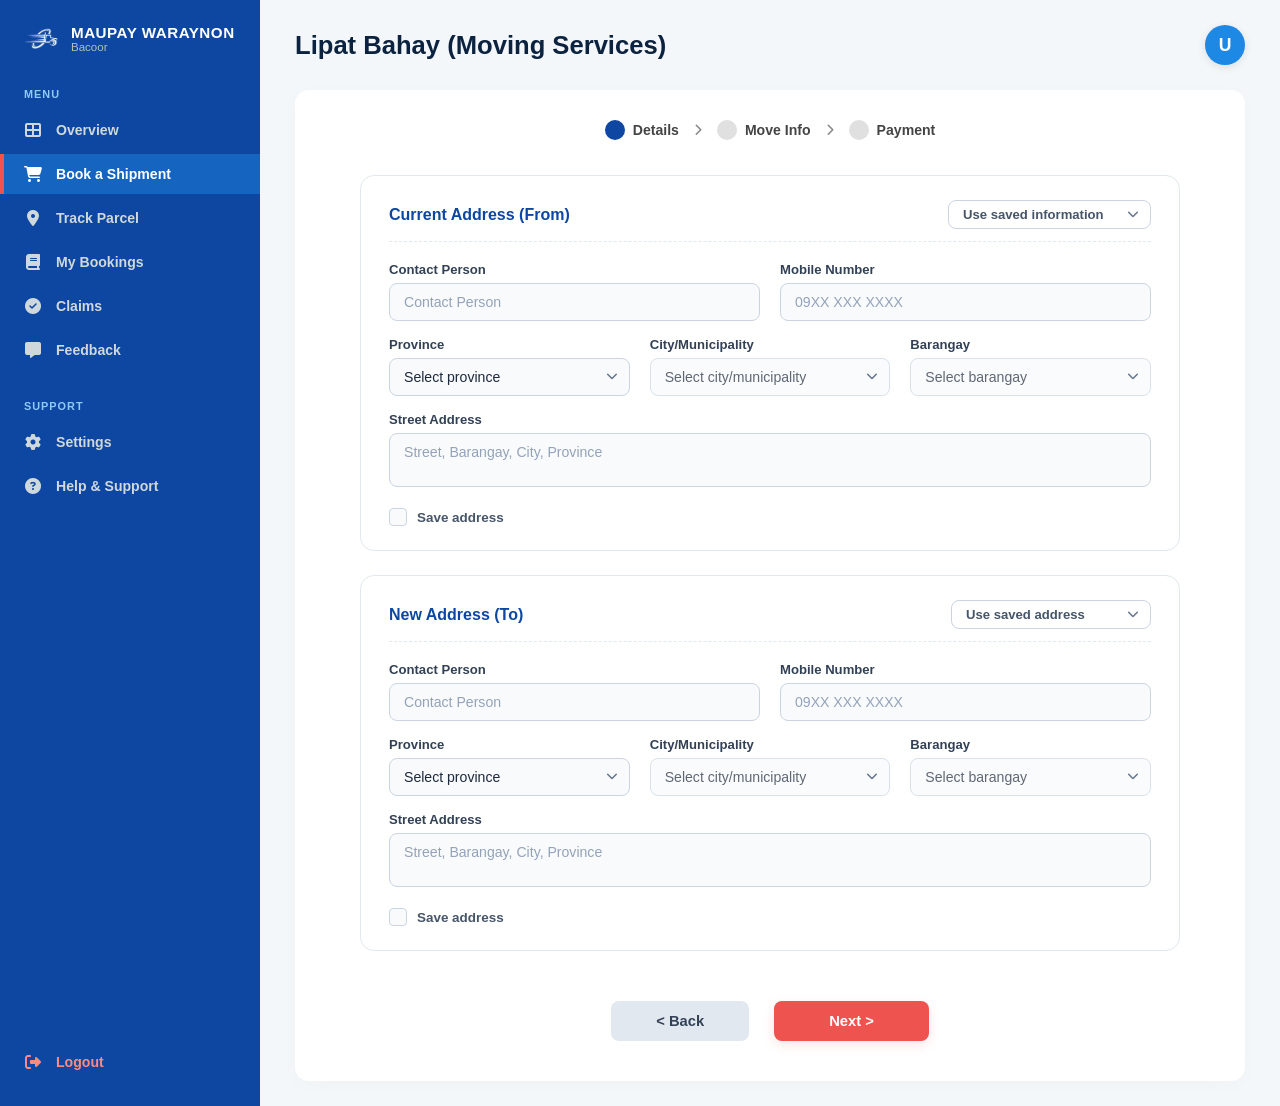
<file: Maupay Waraynon Logistics/book-lipatbahay.html>
<!DOCTYPE html>
<html lang="en">
<head>
    <meta charset="UTF-8">
    <meta name="viewport" content="width=device-width, initial-scale=1.0">
    <title>Maupay Waraynon Padala Center | Lipat Bahay Details</title>
    <link rel="stylesheet" href="dashboard.css"> 
    <link rel="stylesheet" href="book-shipment.css"> 
    <link rel="stylesheet" href="book-lipatbahay.css">
    <link rel="stylesheet" href="https://cdnjs.cloudflare.com/ajax/libs/font-awesome/6.4.0/css/all.min.css">
</head>
<body>

    <div class="dashboard-container">
        
        <aside class="sidebar">
            <div class="sidebar-brand">
                <img src="images/logo.png" alt="Maupay Waraynon Logo" class="sidebar-logo-img">
                <div class="brand-text">
                    <h3>MAUPAY WARAYNON</h3>
                    <span>Bacoor</span>
                </div>
            </div>

            <div class="menu-section-label">MENU</div>
            <nav class="sidebar-menu">
                <a href="dashboard.html" class="menu-item"><i class="fas fa-th-large"></i> Overview</a>
                <a href="book-shipment.html" class="menu-item active"><i class="fas fa-shopping-cart"></i> Book a Shipment</a>
                <a href="track-parcel.html" class="menu-item"><i class="fas fa-map-marker-alt"></i> Track Parcel</a>
                <a href="my-bookings.html" class="menu-item"><i class="fas fa-book"></i> My Bookings</a>
                <a href="#" class="menu-item"><i class="fas fa-check-circle"></i> Claims</a>
                <a href="#" class="menu-item"><i class="fas fa-comment-alt"></i> Feedback</a>
            </nav>

            <div class="menu-section-label" style="margin-top: 30px;">SUPPORT</div>
            <nav class="sidebar-menu">
                <a href="#" class="menu-item"><i class="fas fa-cog"></i> Settings</a>
                <a href="#" class="menu-item"><i class="fas fa-question-circle"></i> Help & Support</a>
            </nav>

            <a href="#" id="logoutBtn" class="menu-item logout-link"><i class="fas fa-sign-out-alt"></i> Logout</a>
        </aside>

        <main class="main-content">
            
            <header class="content-header">
                <h2>Lipat Bahay (Moving Services)</h2>
                <div class="user-profile-badge">
                    <div class="avatar-circle" id="profileAvatar">U</div>
                </div>
            </header>

            <form id="lipatBahayDetailsForm" class="booking-wizard-card" style="align-items: stretch; padding-top: 30px;">
                
                <div class="wizard-progress-bar" style="margin-bottom: 35px;">
                    <div class="progress-step current">
                        <span class="step-dot" style="background-color: #0d47a1;"></span>
                        <span class="step-label">Details</span>
                    </div>
                    <i class="fas fa-chevron-right step-arrow"></i>
                    <div class="progress-step pending">
                        <span class="step-dot"></span>
                        <span class="step-label">Move Info</span>
                    </div>
                    <i class="fas fa-chevron-right step-arrow"></i>
                    <div class="progress-step pending">
                        <span class="step-dot"></span>
                        <span class="step-label">Payment</span>
                    </div>
                </div>

                <div class="address-forms-stack">
                    
                    <fieldset class="address-block-card">
                        <div class="card-header-row">
                            <legend class="card-legend-title">Current Address (From)</legend>
                            <div class="select-shortcut-wrapper">
                                <select id="dropdownPickupShortcut" class="shortcut-select-menu">
                                    <option value="" disabled selected>Use saved information</option>
                                    <option value="profile">My Account Profile Data</option>
                                    <option value="clear">Clear Form Fields</option>
                                </select>
                                <i class="fas fa-chevron-down shortcut-icon"></i>
                            </div>
                        </div>

                        <div class="form-fields-row-grid">
                            <div class="form-input-cell">
                                <label for="pickupContact">Contact Person</label>
                                <input type="text" id="pickupContact" placeholder="Contact Person" required>
                            </div>
                            <div class="form-input-cell">
                                <label for="pickupMobile">Mobile Number</label>
                                <input type="text" id="pickupMobile" placeholder="09XX XXX XXXX" required>
                            </div>
                        </div>

                        <div class="form-fields-row-grid triplets">
                            <div class="form-input-cell">
                                <label for="pickupProvince">Province</label>
                                <div class="select-shortcut-wrapper inline-input-select">
                                    <select id="pickupProvince" required>
                                        <option value="" disabled selected>Select province</option>
                                    </select>
                                    <i class="fas fa-chevron-down shortcut-icon"></i>
                                </div>
                            </div>
                            <div class="form-input-cell">
                                <label for="pickupCity">City/Municipality</label>
                                <div class="select-shortcut-wrapper inline-input-select">
                                    <select id="pickupCity" required disabled>
                                        <option value="" disabled selected>Select city/municipality</option>
                                    </select>
                                    <i class="fas fa-chevron-down shortcut-icon"></i>
                                </div>
                            </div>
                            <div class="form-input-cell">
                                <label for="pickupBarangay">Barangay</label>
                                <div class="select-shortcut-wrapper inline-input-select">
                                    <select id="pickupBarangay" required disabled>
                                        <option value="" disabled selected>Select barangay</option>
                                    </select>
                                    <i class="fas fa-chevron-down shortcut-icon"></i>
                                </div>
                            </div>
                        </div>

                        <div class="form-fields-row-grid single-full-width-cell">
                            <div class="form-input-cell">
                                <label for="pickupStreetAddress">Street Address</label>
                                <textarea id="pickupStreetAddress" placeholder="Street, Barangay, City, Province" rows="2" required></textarea>
                            </div>
                        </div>

                        <div class="checkbox-action-row">
                            <label class="custom-tick-container">
                                <input type="checkbox" id="chkSavePickupAddress">
                                <span class="checkmark-box"></span>
                                Save address
                            </label>
                        </div>
                    </fieldset>

                    <fieldset class="address-block-card">
                        <div class="card-header-row">
                            <legend class="card-legend-title">New Address (To)</legend>
                            <div class="select-shortcut-wrapper">
                                <select id="dropdownDropoffShortcut" class="shortcut-select-menu">
                                    <option value="" disabled selected>Use saved address</option>
                                    <option value="clear">Clear Address Fields</option>
                                </select>
                                <i class="fas fa-chevron-down shortcut-icon"></i>
                            </div>
                        </div>

                        <div class="form-fields-row-grid">
                            <div class="form-input-cell">
                                <label for="dropoffContact">Contact Person</label>
                                <input type="text" id="dropoffContact" placeholder="Contact Person" required>
                            </div>
                            <div class="form-input-cell">
                                <label for="dropoffMobile">Mobile Number</label>
                                <input type="text" id="dropoffMobile" placeholder="09XX XXX XXXX" required>
                            </div>
                        </div>

                        <div class="form-fields-row-grid triplets">
                            <div class="form-input-cell">
                                <label for="dropoffProvince">Province</label>
                                <div class="select-shortcut-wrapper inline-input-select">
                                    <select id="dropoffProvince" required>
                                        <option value="" disabled selected>Select province</option>
                                    </select>
                                    <i class="fas fa-chevron-down shortcut-icon"></i>
                                </div>
                            </div>
                            <div class="form-input-cell">
                                <label for="dropoffCity">City/Municipality</label>
                                <div class="select-shortcut-wrapper inline-input-select">
                                    <select id="dropoffCity" required disabled>
                                        <option value="" disabled selected>Select city/municipality</option>
                                    </select>
                                    <i class="fas fa-chevron-down shortcut-icon"></i>
                                </div>
                            </div>
                            <div class="form-input-cell">
                                <label for="dropoffBarangay">Barangay</label>
                                <div class="select-shortcut-wrapper inline-input-select">
                                    <select id="dropoffBarangay" required disabled>
                                        <option value="" disabled selected>Select barangay</option>
                                    </select>
                                    <i class="fas fa-chevron-down shortcut-icon"></i>
                                </div>
                            </div>
                        </div>

                        <div class="form-fields-row-grid single-full-width-cell">
                            <div class="form-input-cell">
                                <label for="dropoffStreetAddress">Street Address</label>
                                <textarea id="dropoffStreetAddress" placeholder="Street, Barangay, City, Province" rows="2" required></textarea>
                            </div>
                        </div>

                        <div class="checkbox-action-row">
                            <label class="custom-tick-container">
                                <input type="checkbox" id="chkSaveDropoffAddress">
                                <span class="checkmark-box"></span>
                                Save address
                            </label>
                        </div>
                    </fieldset>

                </div>

                <div class="form-wizard-navigation-buttons">
                    <button type="button" id="btnBackToServices" class="btn-wizard-back">&lt; Back</button>
                    <button type="submit" class="btn-wizard-next">Next &gt;</button>
                </div>

            </form>
        </main>
    </div>

    <script src="book-lipatbahay.js"></script>
</body>
</html>
</file>
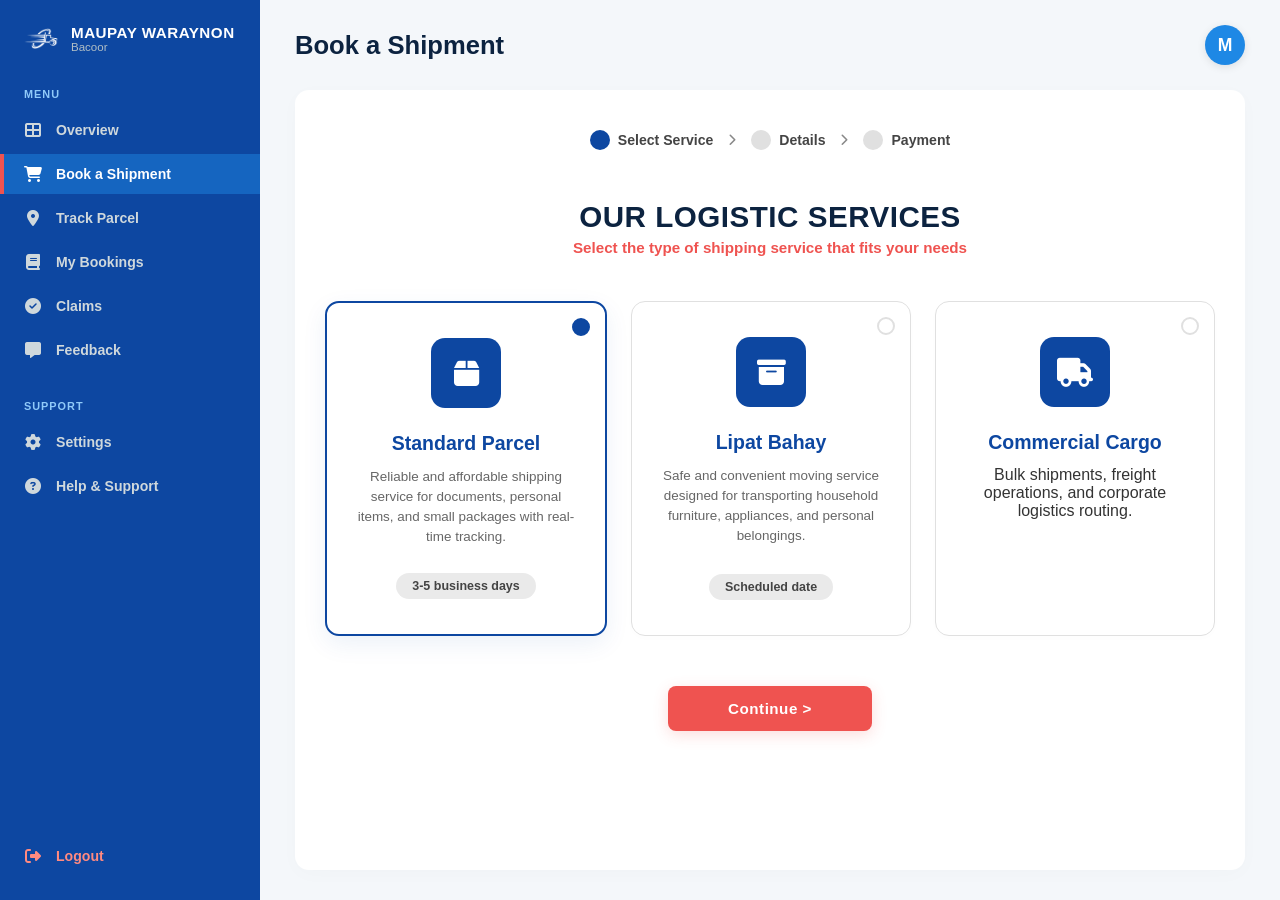
<file: Maupay Waraynon Logistics/book-shipment.html>
<!DOCTYPE html>
<html lang="en">
<head>
    <meta charset="UTF-8">
    <meta name="viewport" content="width=device-width, initial-scale=1.0">
    <title>Maupay Waraynon Padala Center | Book a Shipment</title>
    <link rel="stylesheet" href="dashboard.css"> <link rel="stylesheet" href="book-shipment.css">
    <link rel="stylesheet" href="https://cdnjs.cloudflare.com/ajax/libs/font-awesome/6.4.0/css/all.min.css">
</head>
<body>

    <div class="dashboard-container">
        
        <aside class="sidebar">
            <div class="sidebar-brand">
                <img src="images/logo.png" alt="Maupay Waraynon Logo" class="sidebar-logo-img">
                <div class="brand-text">
                    <h3>MAUPAY WARAYNON</h3>
                    <span>Bacoor</span>
                </div>
            </div>

            <div class="menu-section-label">MENU</div>
            <nav class="sidebar-menu">
                <a href="dashboard.html" class="menu-item"><i class="fas fa-th-large"></i> Overview</a>
                <a href="book-shipment.html" class="menu-item active"><i class="fas fa-shopping-cart"></i> Book a Shipment</a>
                <a href="track-parcel.html" class="menu-item"><i class="fas fa-map-marker-alt"></i> Track Parcel</a>
                <a href="my-bookings.html" class="menu-item"><i class="fas fa-book"></i> My Bookings</a>
                <a href="#" class="menu-item"><i class="fas fa-check-circle"></i> Claims</a>
                <a href="#" class="menu-item"><i class="fas fa-comment-alt"></i> Feedback</a>
            </nav>

            <div class="menu-section-label" style="margin-top: 30px;">SUPPORT</div>
            <nav class="sidebar-menu">
                <a href="#" class="menu-item"><i class="fas fa-cog"></i> Settings</a>
                <a href="#" class="menu-item"><i class="fas fa-question-circle"></i> Help & Support</a>
            </nav>

            <a href="#" id="logoutBtn" class="menu-item logout-link"><i class="fas fa-sign-out-alt"></i> Logout</a>
        </aside>

        <main class="main-content">
            
            <header class="content-header">
                <h2>Book a Shipment</h2>
                <div class="user-profile-badge">
                    <div class="avatar-circle" id="profileAvatar">M</div>
                </div>
            </header>

            <div class="booking-wizard-card">
                
                <div class="wizard-progress-bar">
                    <div class="progress-step current">
                        <span class="step-dot"></span>
                        <span class="step-label">Select Service</span>
                    </div>
                    <i class="fas fa-chevron-right step-arrow"></i>
                    <div class="progress-step pending">
                        <span class="step-dot"></span>
                        <span class="step-label">Details</span>
                    </div>
                    <i class="fas fa-chevron-right step-arrow"></i>
                    <div class="progress-step pending">
                        <span class="step-dot"></span>
                        <span class="step-label">Payment</span>
                    </div>
                </div>

                <div class="wizard-welcome-heading">
                    <h1>OUR LOGISTIC SERVICES</h1>
                    <p>Select the type of shipping service that fits your needs</p>
                </div>

                <div class="services-selection-grid">
                    
                    <div class="service-option-card selected" id="cardStandardParcel" data-service-id="standard">
                        <div class="selection-indicator-dot"></div>
                        <div class="service-icon-box">
                            <i class="fas fa-box"></i>
                        </div>
                        <h3>Standard Parcel</h3>
                        <p class="service-description">Reliable and affordable shipping service for documents, personal items, and small packages with real-time tracking.</p>
                        <span class="service-badge">3-5 business days</span>
                    </div>

                    <div class="service-option-card" data-service-id="lipat-bahay">
                        <div class="selection-indicator-dot"></div>
                        <div class="service-icon-box">
                            <i class="fas fa-archive"></i>
                        </div>
                        <h3>Lipat Bahay</h3>
                        <p class="service-description">Safe and convenient moving service designed for transporting household furniture, appliances, and personal belongings.</p>
                        <span class="service-badge">Scheduled date</span>
                    </div>

                <div class="service-option-card" data-service-id="commercial-cargo">
                    <div class="selection-indicator-dot"></div>
                    <div class="service-icon-box">
                        <i class="fas fa-truck"></i>
                    </div>
                    <div class="service-card">
                        <div class="card-icon">
                        </div>
                        <h3>Commercial Cargo</h3>
                        <p>Bulk shipments, freight operations, and corporate logistics routing.</p>
                    </div>
                </div>

                </div>

                <div class="wizard-actions-footer">
                    <button id="btnContinueBooking" class="btn-primary-wizard">Continue ></button>
                </div>

            </div>
        </main>
    </div>

    <script src="book-shipment.js"></script>
</body>
</html>
</file>
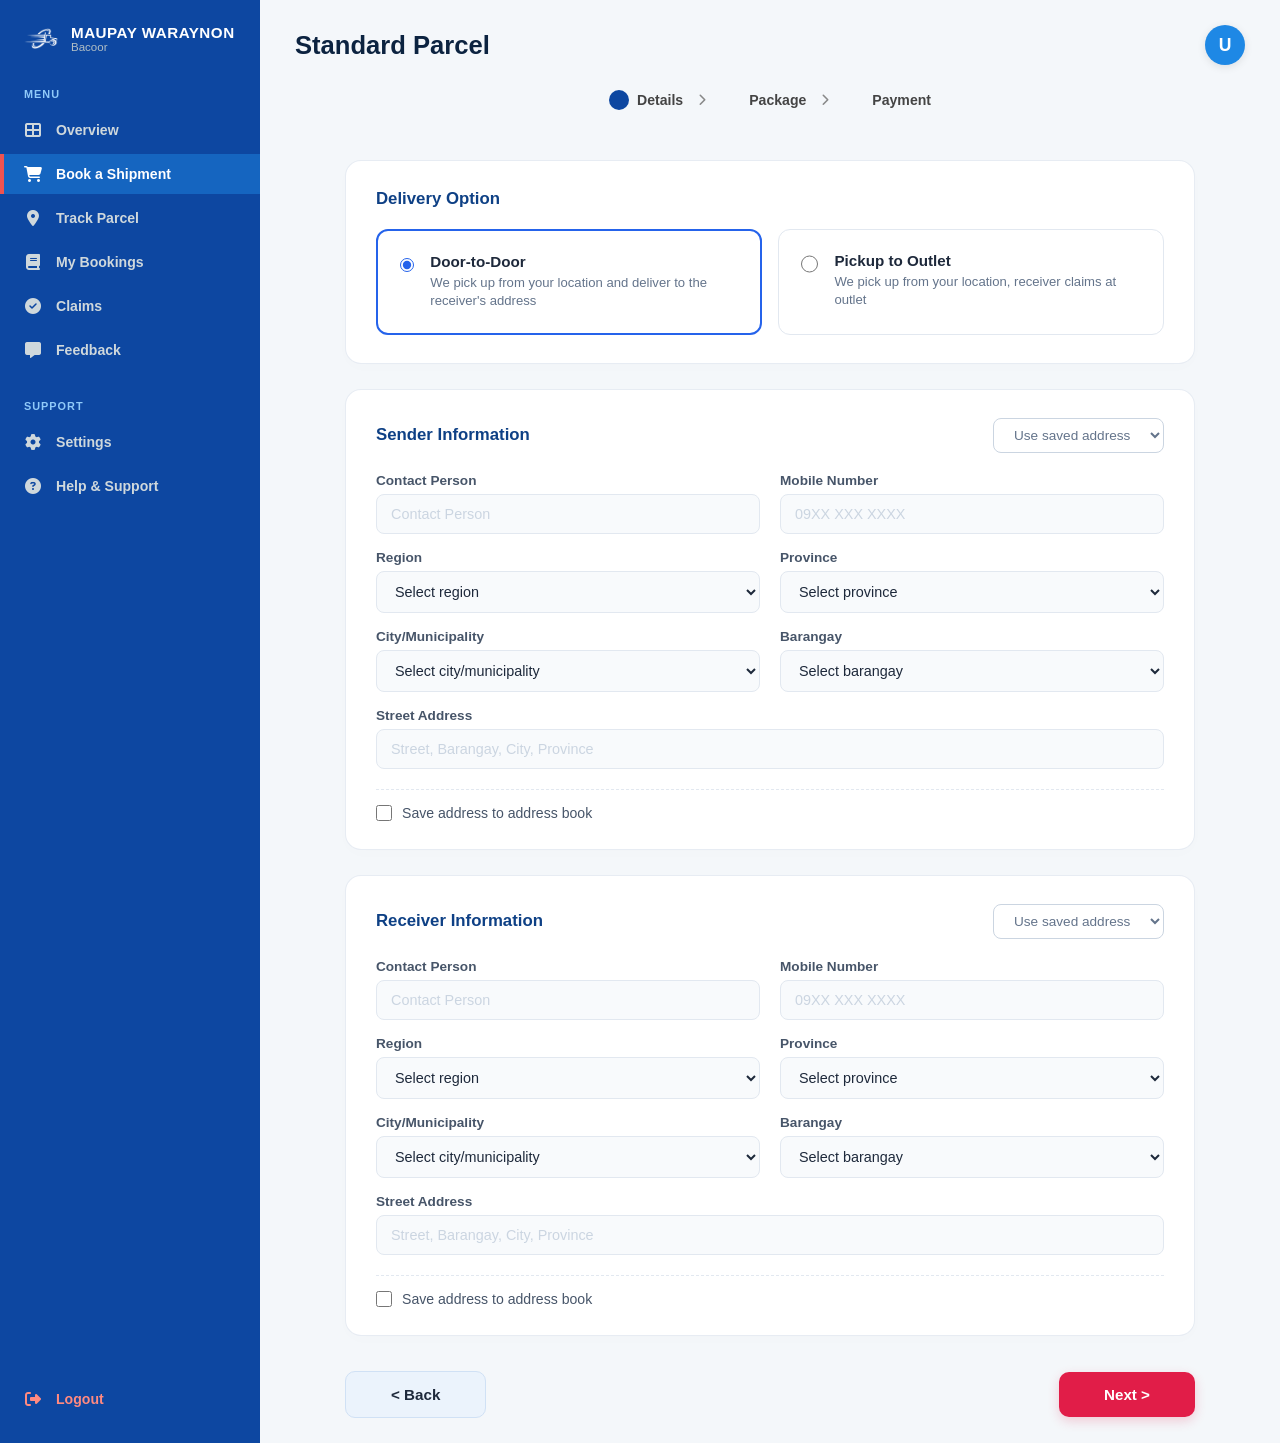
<file: Maupay Waraynon Logistics/book-standard-parcel-details.html>
<!DOCTYPE html>
<html lang="en">
<head>
    <meta charset="UTF-8">
    <meta name="viewport" content="width=device-width, initial-scale=1.0">
    <title>Maupay Waraynon Padala Center | Standard Parcel Details</title>
    <link rel="stylesheet" href="dashboard.css"> 
    <link rel="stylesheet" href="book-shipment.css"> 
    <link rel="stylesheet" href="book-standard-parcel-details.css">
    <link rel="stylesheet" href="https://cdnjs.cloudflare.com/ajax/libs/font-awesome/6.4.0/css/all.min.css">
</head>
<body class="parcel-details-bg">

    <div class="dashboard-container">
        
        <aside class="sidebar">
            <div class="sidebar-brand">
                <img src="images/logo.png" alt="Maupay Waraynon Logo" class="sidebar-logo-img">
                <div class="brand-text">
                    <h3>MAUPAY WARAYNON</h3>
                    <span>Bacoor</span>
                </div>
            </div>

            <div class="menu-section-label">MENU</div>
            <nav class="sidebar-menu">
                <a href="dashboard.html" class="menu-item"><i class="fas fa-th-large"></i> Overview</a>
                <a href="book-shipment.html" class="menu-item active"><i class="fas fa-shopping-cart"></i> Book a Shipment</a>
                <a href="track-parcel.html" class="menu-item"><i class="fas fa-map-marker-alt"></i> Track Parcel</a>
                <a href="my-bookings.html" class="menu-item"><i class="fas fa-book"></i> My Bookings</a>
                <a href="#" class="menu-item"><i class="fas fa-check-circle"></i> Claims</a>
                <a href="#" class="menu-item"><i class="fas fa-comment-alt"></i> Feedback</a>
            </nav>

            <div class="menu-section-label" style="margin-top: 30px;">SUPPORT</div>
            <nav class="sidebar-menu">
                <a href="#" class="menu-item"><i class="fas fa-cog"></i> Settings</a>
                <a href="#" class="menu-item"><i class="fas fa-question-circle"></i> Help & Support</a>
            </nav>

            <a href="#" id="logoutBtn" class="menu-item logout-link"><i class="fas fa-sign-out-alt"></i> Logout</a>
        </aside>

        <main class="main-content">
            
            <header class="content-header">
                <h2>Standard Parcel</h2>
                <div class="user-profile-badge">
                    <div class="avatar-circle" id="profileAvatar">U</div>
                </div>
            </header>

            <div class="wizard-progress-bar">
                <div class="progress-step current">
                    <span class="step-dot"></span>
                    <span class="step-label">Details</span>
                </div>
                <i class="fas fa-chevron-right step-arrow"></i>
                <div class="progress-step upcoming">
                    <span class="step-dot"></span>
                    <span class="step-label">Package</span>
                </div>
                <i class="fas fa-chevron-right step-arrow"></i>
                <div class="progress-step upcoming">
                    <span class="step-dot"></span>
                    <span class="step-label">Payment</span>
                </div>
            </div>

            <form id="standardParcelDetailsForm" class="parcel-workspace-form">
                
                <div class="parcel-card-panel">
                    <div class="card-section-title">
                        <h3>Delivery Option</h3>
                    </div>

                    <div class="delivery-options-grid">
                        <div class="delivery-option-card active-card" data-option="DoorToDoor">
                            <label class="delivery-card-wrapper">
                                <input type="radio" name="deliveryOption" value="DoorToDoor" checked class="native-delivery-radio">
                                <div class="delivery-meta-info">
                                    <span class="delivery-title-text">Door-to-Door</span>
                                    <span class="delivery-desc-text">We pick up from your location and deliver to the receiver's address</span>
                                </div>
                            </label>
                        </div>

                        <div class="delivery-option-card" data-option="PickupOutlet">
                            <label class="delivery-card-wrapper">
                                <input type="radio" name="deliveryOption" value="PickupOutlet" class="native-delivery-radio">
                                <div class="delivery-meta-info">
                                    <span class="delivery-title-text">Pickup to Outlet</span>
                                    <span class="delivery-desc-text">We pick up from your location, receiver claims at outlet</span>
                                </div>
                            </label>
                        </div>
                    </div>
                </div>

                <div class="parcel-card-panel">
                    <div class="card-header-with-action">
                        <h3>Sender Information</h3>
                        <div class="dropdown-select-wrapper">
                            <select class="action-select-box" id="selectSavedSender">
                                <option value="">Use saved address</option>
                            </select>
                        </div>
                    </div>

                    <div class="form-input-split-grid">
                        <div class="form-group-element">
                            <label class="custom-field-label">Contact Person</label>
                            <input type="text" id="senderName" class="custom-input-control" placeholder="Contact Person" required>
                        </div>
                        <div class="form-group-element">
                            <label class="custom-field-label">Mobile Number</label>
                            <input type="text" id="senderMobile" class="custom-input-control" placeholder="09XX XXX XXXX" required>
                        </div>
                    </div>

                    <div class="form-input-split-grid spacing-top-modifier">
                        <div class="form-group-element">
                            <label class="custom-field-label">Region</label>
                            <select id="senderRegion" class="custom-select-control" required>
                                <option value="" disabled selected>Select region</option>
                            </select>
                        </div>
                        <div class="form-group-element">
                            <label class="custom-field-label">Province</label>
                            <select id="senderProvince" class="custom-select-control" required>
                                <option value="" disabled selected>Select province</option>
                            </select>
                        </div>
                    </div>

                    <div class="form-input-split-grid spacing-top-modifier">
                        <div class="form-group-element">
                            <label class="custom-field-label">City/Municipality</label>
                            <select id="senderCity" class="custom-select-control" required>
                                <option value="" disabled selected>Select city/municipality</option>
                            </select>
                        </div>
                        <div class="form-group-element">
                            <label class="custom-field-label">Barangay</label>
                            <select id="senderBarangay" class="custom-select-control" required>
                                <option value="" disabled selected>Select barangay</option>
                            </select>
                        </div>
                    </div>

                    <div class="form-group-element spacing-top-modifier">
                        <label class="custom-field-label">Street Address</label>
                        <input type="text" id="senderStreet" class="custom-input-control" placeholder="Street, Barangay, City, Province" required>
                    </div>

                    <div class="save-address-wrapper">
                        <label class="save-address-label">
                            <input type="checkbox" id="saveSenderAddress" class="native-save-checkbox">
                            <span class="save-address-text">Save address to address book</span>
                        </label>
                    </div>
                </div>

                <div class="parcel-card-panel">
                    <div class="card-header-with-action">
                        <h3>Receiver Information</h3>
                        <div class="dropdown-select-wrapper">
                            <select class="action-select-box" id="selectSavedReceiver">
                                <option value="">Use saved address</option>
                            </select>
                        </div>
                    </div>

                    <div class="form-input-split-grid">
                        <div class="form-group-element">
                            <label class="custom-field-label">Contact Person</label>
                            <input type="text" id="receiverName" class="custom-input-control" placeholder="Contact Person" required>
                        </div>
                        <div class="form-group-element">
                            <label class="custom-field-label">Mobile Number</label>
                            <input type="text" id="receiverMobile" class="custom-input-control" placeholder="09XX XXX XXXX" required>
                        </div>
                    </div>

                    <div id="receiverDoorToDoorFields">
                        <div class="form-input-split-grid spacing-top-modifier">
                            <div class="form-group-element">
                                <label class="custom-field-label">Region</label>
                                <select id="receiverRegion" class="custom-select-control">
                                    <option value="" disabled selected>Select region</option>
                                </select>
                            </div>
                            <div class="form-group-element">
                                <label class="custom-field-label">Province</label>
                                <select id="receiverProvince" class="custom-select-control">
                                    <option value="" disabled selected>Select province</option>
                                </select>
                            </div>
                        </div>

                        <div class="form-input-split-grid spacing-top-modifier">
                            <div class="form-group-element">
                                <label class="custom-field-label">City/Municipality</label>
                                <select id="receiverCity" class="custom-select-control">
                                    <option value="" disabled selected>Select city/municipality</option>
                                </select>
                            </div>
                            <div class="form-group-element">
                                <label class="custom-field-label">Barangay</label>
                                <select id="receiverBarangay" class="custom-select-control">
                                    <option value="" disabled selected>Select barangay</option>
                                </select>
                            </div>
                        </div>

                        <div class="form-group-element spacing-top-modifier">
                            <label class="custom-field-label">Street Address</label>
                            <input type="text" id="receiverStreet" class="custom-input-control" placeholder="Street, Barangay, City, Province">
                        </div>
                    </div>

                    <div id="receiverPickupOutletFields" class="hidden-field-block">
                        <div class="form-group-element spacing-top-modifier">
                            <label class="custom-field-label">Outlet</label>
                            <select id="receiverOutlet" class="custom-select-control">
                                <option value="" disabled selected>Select outlet</option>
                                <option value="Bacoor Main Hub">Bacoor Main Hub - Molino Boulevard</option>
                                <option value="Imus Logistics Center">Imus Logistics Center - Anabu II</option>
                                <option value="Dasmariñas Branch">Dasmariñas Branch - Pala-Pala</option>
                                <option value="Las Piñas Express Outlet">Las Piñas Express Outlet - Alabang-Zapote Rd</option>
                                <option value="Pasay Sorting Headquarters">Pasay Sorting Headquarters - Domestic Rd</option>
                            </select>
                        </div>
                    </div>

                    <div class="save-address-wrapper">
                        <label class="save-address-label">
                            <input type="checkbox" id="saveReceiverAddress" class="native-save-checkbox">
                            <span class="save-address-text">Save address to address book</span>
                        </label>
                    </div>
                </div>

                <div class="form-navigation-actions-row">
                    <button type="button" id="btnBackToShipmentMenu" class="screenshot-btn-back">&lt; Back</button>
                    <button type="submit" class="screenshot-btn-confirm">Next ></button>
                </div>

            </form>

        </main>
    </div>

    <script src="book-standard-parcel-details.js"></script>
</body>
</html>
</file>
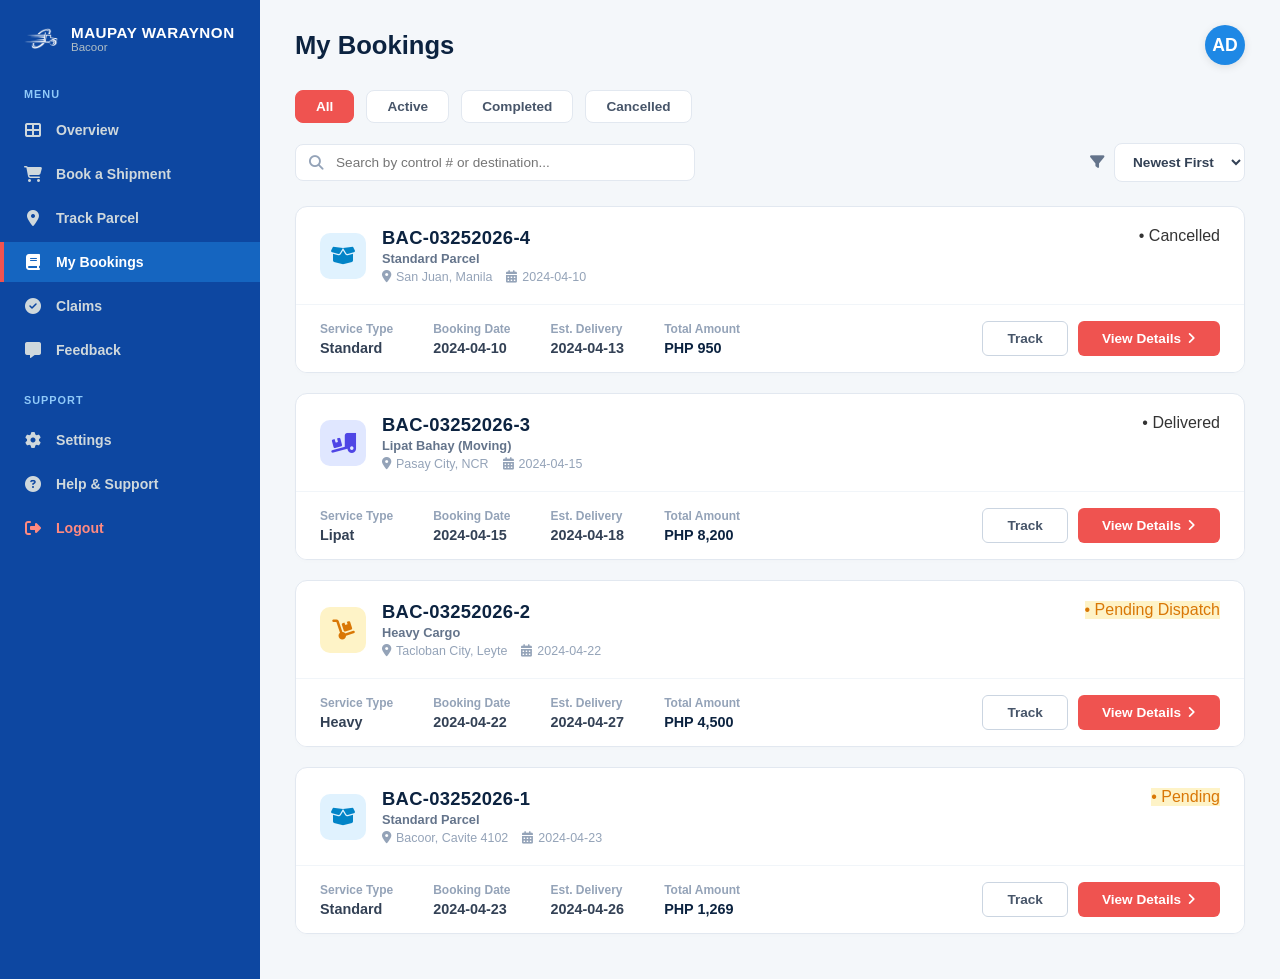
<file: Maupay Waraynon Logistics/booking-details.html>
<!DOCTYPE html>
<html lang="en">
<head>
    <meta charset="UTF-8">
    <meta name="viewport" content="width=device-width, initial-scale=1.0">
    <title>Booking Details - Maupay Logistics</title>
    <!-- Font Awesome Icons -->
    <link rel="stylesheet" href="https://cdnjs.cloudflare.com/ajax/libs/font-awesome/6.4.0/css/all.min.css">
    <!-- Base App Layout Layer Stylesheet -->
    <link rel="stylesheet" href="dashboard.css">
    <!-- Component Presentation Layer Stylesheet -->
    <link rel="stylesheet" href="booking-details.css">
</head>
<body>

    <div class="dashboard-container">
        <!-- LEFT SIDEBAR NAVIGATION PANEL -->
        <aside class="sidebar">
            <div class="sidebar-brand">
                <img src="images/logo.png" alt="Maupay Waraynon Logo" class="sidebar-logo-img">
                <div class="brand-text">
                    <h3>MAUPAY WARAYNON</h3>
                    <span>Bacoor</span>
                </div>
            </div>

            <span class="menu-section-label">MENU</span>
            <nav class="sidebar-menu">
                <a href="dashboard.html" class="menu-item"><i class="fas fa-th-large"></i> Overview</a>
                <a href="book-shipment.html" class="menu-item"><i class="fas fa-shopping-cart"></i> Book a Shipment</a>
                <a href="track-parcel.html" class="menu-item"><i class="fas fa-map-marker-alt"></i> Track Parcel</a>
                <a href="my-bookings.html" class="menu-item active"><i class="fas fa-book"></i> My Bookings</a>
                <a href="#" class="menu-item"><i class="fas fa-check-circle"></i> Claims</a>
                <a href="#" class="menu-item"><i class="fas fa-comment-alt"></i> Feedback</a>

                <span class="menu-section-label" style="margin-top: 20px;">SUPPORT</span>
                <a href="#" class="menu-item"><i class="fas fa-gear"></i> Settings</a>
                <a href="#" class="menu-item"><i class="fas fa-circle-question"></i> Help & Support</a>
                <a href="#" class="menu-item logout-link"><i class="fas fa-right-from-bracket"></i> Logout</a>
            </nav>
        </aside>

        <!-- MAIN DETAILS CONTENT VIEWPORT -->
        <main class="main-content">
            <header class="content-header">
                <h2>Booking Details</h2>
                <div class="avatar-circle">AD</div>
            </header>

            <!-- BREADCRUMB NAVIGATION LINK -->
            <a href="my-bookings.html" class="back-link">
                <i class="fas fa-chevron-left"></i> Back to My Bookings
            </a>

            <!-- TWO-COLUMN WORKSPACE GRID -->
            <div class="details-layout-grid">
                
                <!-- LEFT CONTENT COLUMN: TILE MANIFESTS -->
                <div class="details-main-column">
                    
                    <!-- CORE CONTROL NUMBER TRACKING SUMMARY TILE -->
                    <div class="details-tile summary-tile">
                        <div class="summary-upper">
                            <div class="control-label-group">
                                <span class="tile-meta-lbl">Control Number</span>
                                <h3 id="detTrackingId">---</h3>
                            </div>
                            <span class="badge" id="detStatusBadge">• Pending</span>
                        </div>
                        <div class="summary-lower-metrics">
                            <div class="metric-block">
                                <span class="m-lbl">Service Type</span>
                                <span class="m-val" id="detServiceType">---</span>
                            </div>
                            <div class="metric-block">
                                <span class="m-lbl">Booking Date</span>
                                <span class="m-val" id="detBookingDate">---</span>
                            </div>
                            <div class="metric-block">
                                <span class="m-lbl">Est. Delivery</span>
                                <span class="m-val" id="detEstDelivery">---</span>
                            </div>
                            <div class="metric-block">
                                <span class="m-lbl">Total Amount</span>
                                <span class="m-val emphasis" id="detTotalAmount">---</span>
                            </div>
                        </div>
                    </div>

                    <!-- SHIPPING DETAILS ADDRESS TILE -->
                    <div class="details-tile address-tile">
                        <h4 class="tile-section-title">Shipping Details</h4>
                        <div class="split-address-row">
                            <div class="address-party-col">
                                <span class="party-role-lbl">SENDER</span>
                                <strong id="detSenderName">---</strong>
                                <span class="party-phone" id="detSenderPhone">---</span>
                                <p class="party-address" id="detSenderAddress">---</p>
                            </div>
                            <div class="address-party-col">
                                <span class="party-role-lbl">RECEIVER</span>
                                <strong id="detReceiverName">---</strong>
                                <span class="party-phone" id="detReceiverPhone">---</span>
                                <p class="party-address" id="detReceiverAddress">---</p>
                            </div>
                        </div>
                    </div>

                    <!-- PACKAGE SPECIFICATION METRICS TILE -->
                    <div class="details-tile package-tile">
                        <h4 class="tile-section-title">Package Details</h4>
                        <div class="package-specs-grid">
                            <div class="spec-node">
                                <span class="m-lbl">Description</span>
                                <span class="m-val" id="detPkgDescription">---</span>
                            </div>
                            <div class="spec-node">
                                <span class="m-lbl">Category</span>
                                <span class="m-val" id="detPkgCategory">---</span>
                            </div>
                            <div class="spec-node">
                                <span class="m-lbl">Dimensions</span>
                                <span class="m-val" id="detPkgDimensions">---</span>
                            </div>
                            <div class="spec-node">
                                <span class="m-lbl">Weight</span>
                                <span class="m-val" id="detPkgWeight">---</span>
                            </div>
                            <div class="spec-node full-width">
                                <span class="m-lbl">Declared Value</span>
                                <span class="m-val format-currency" id="detPkgDeclared">---</span>
                            </div>
                        </div>
                    </div>

                    <!-- BILLING & FINANCIAL DISCLOSURE TILE -->
                    <div class="details-tile payment-tile">
                        <h4 class="tile-section-title">Payment</h4>
                        <div class="payment-specs-grid">
                            <div class="spec-node">
                                <span class="m-lbl">Method</span>
                                <span class="m-val" id="detPayMethod">---</span>
                            </div>
                            <div class="spec-node">
                                <span class="m-lbl">Amount</span>
                                <span class="m-val emphasis" id="detPayAmount">---</span>
                            </div>
                            <div class="spec-node">
                                <span class="m-lbl">Status</span>
                                <span class="m-val verified-lbl" id="detPayStatus"><i class="fas fa-circle-check"></i> Verified</span>
                            </div>
                        </div>
                    </div>

                </div>

                <!-- RIGHT CONTENT COLUMN: SIDEBAR WIDGETS -->
                <div class="details-sidebar-column">
                    
                    <!-- REAL-TIME OPERATION MILESTONES TIMELINE WIDGET -->
                    <div class="sidebar-widget timeline-widget">
                        <h4 class="widget-title">Timeline</h4>
                        <div class="vertical-timeline-container" id="timelineStack">
                            <!-- Injected dynamically by JavaScript rendering engine -->
                        </div>
                        <button class="btn-widget-action-primary">View Full Timeline</button>
                    </div>

                    <!-- REVENUE & PROTECTION LIFE-CYCLE MANAGEMENT CONTROLS -->
                    <div class="sidebar-widget actions-widget">
                        <h4 class="widget-title">Actions</h4>
                        <div class="action-buttons-stack">
                            <button class="btn-edit-booking">Edit Booking <i class="far fa-pen-to-square"></i></button>
                            <button class="btn-stack-danger" id="cancelBookingBtn"><i class="far fa-circle-xmark"></i> Cancel Booking</button>
                        </div>
                    </div>

                </div>

            </div>
        </main>
    </div>

    <!-- Application Engine Script files -->
    <script src="booking-details.js"></script>
</body>
</html>
</file>
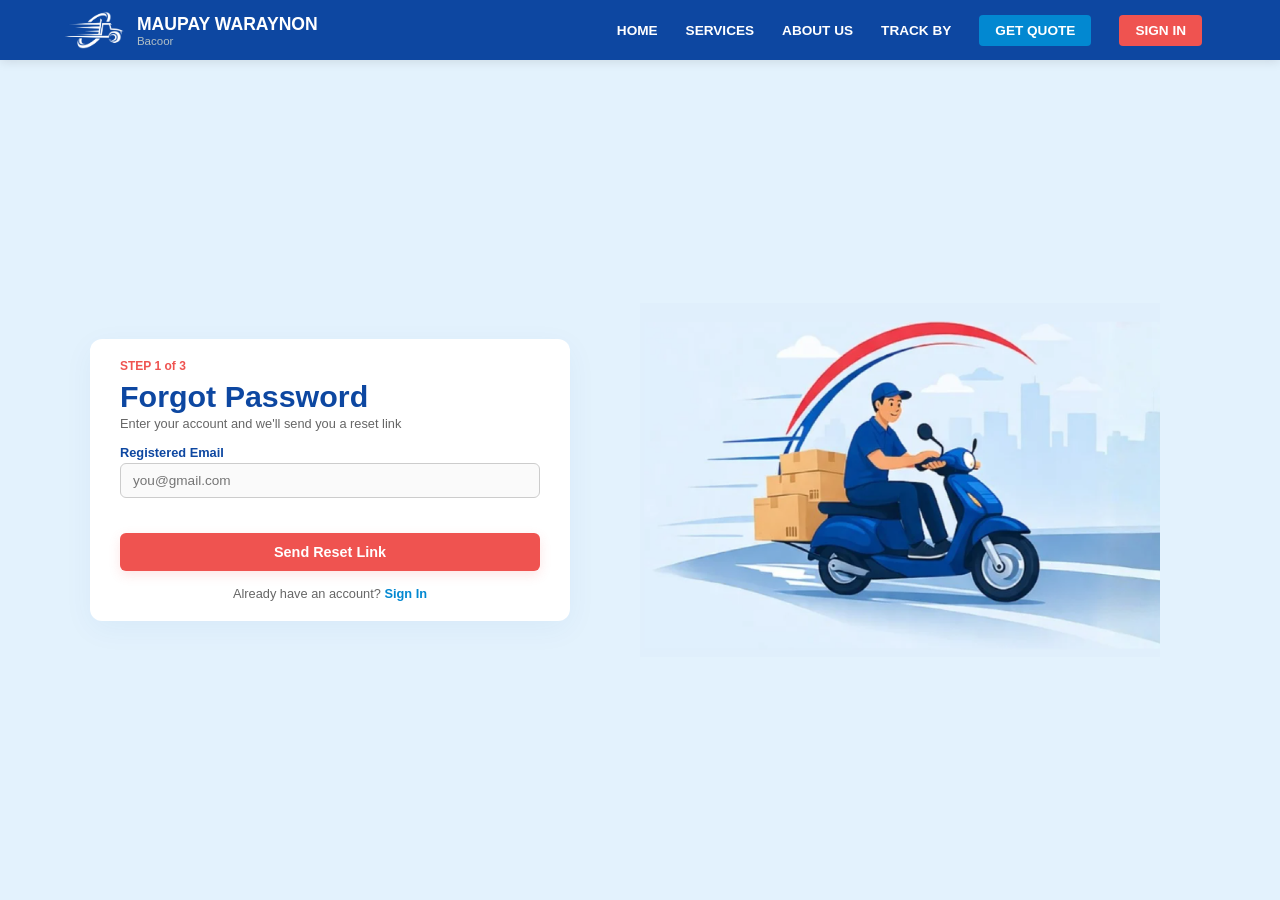
<file: Maupay Waraynon Logistics/forgot.html>
<!DOCTYPE html>
<html lang="en">
<head>
    <meta charset="UTF-8">
    <meta name="viewport" content="width=device-width, initial-scale=1.0">
    <title>Maupay Waraynon Padala Center | Forgot Password</title>
    <link rel="stylesheet" href="signup.css"> <link rel="stylesheet" href="https://cdnjs.cloudflare.com/ajax/libs/font-awesome/6.4.0/css/all.min.css">
</head>
<body>

    <header>
        <div class="logo-container">
            <img src="images/logo.png" alt="Maupay Waraynon Logo" class="header-logo-img">
            <div class="logo-text">
                <h2>MAUPAY WARAYNON</h2>
                <span>Bacoor</span>
            </div>
        </div>

        <input type="checkbox" id="nav-toggle" class="nav-toggle">
        <label for="nav-toggle" class="nav-toggle-label">
            <span></span>
        </label>

        <nav>
            <a href="home.html">HOME</a>
            <a href="home.html#services">SERVICES</a>
            <a href="home.html#about">ABOUT US</a>
            <a href="home.html#tracking">TRACK BY</a>
            <a href="#" class="btn-quote">GET QUOTE</a>
            <a href="signin.html" class="btn-signin">SIGN IN</a>
        </nav>
    </header>

    <main class="portal-container">
        <div class="portal-wrapper">
            
            <section class="login-card">
                <span class="portal-sub" style="font-weight: 800;">STEP 1 of 3</span>
                <h1 style="margin-top: 4px;">Forgot Password</h1>
                <p class="portal-desc">Enter your account and we'll send you a reset link</p>
                
                <form id="forgot-form" class="signin-form">
                    <div class="input-group">
                        <label for="email" style="color: #0d47a1;">Registered Email</label>
                        <input type="email" id="email" placeholder="you@gmail.com" required>
                        <div id="email-error" class="error-msg"></div>
                    </div>
                    
                    <button type="submit" class="btn-submit-login" style="margin-top: 15px;">Send Reset Link</button>
                    
                    <p class="signup-redirect" style="margin-top: 15px;">
                        Already have an account? <a href="signin.html">Sign In</a>
                    </p>
                </form>
            </section>
            
            <section class="portal-graphic">
                <img src="images/bglogin.png" alt="Delivery Rider Logistics Service Graphic" class="rider-img">
            </section>

        </div>
    </main>

    <div id="forgotModal" class="modal-overlay hidden">
        <div class="modal-card">
            <div class="modal-icon" style="background-color: #e3f2fd; color: #0d47a1;">
                <i class="fas fa-envelope-open-text"></i>
            </div>
            <h2>Link Sent Successfully!</h2>
            <p>A password recovery track has been generated for:</p>
            <p class="target-email-highlight" id="modalTargetEmail">user@example.com</p>
            <p class="modal-instruction">Please check your email inbox to proceed with Step 2 of your credential reset instruction parameters.</p>
            <button id="closeModalBtn" class="btn-modal-close" style="background-color: #0d47a1;">Back to Sign In</button>
        </div>
    </div>

    <script src="forgot.js"></script>
</body>
</html>
</file>
<file: Maupay Waraynon Logistics/dashboard.css>
/* GLOBAL SETTINGS */
* {
    margin: 0;
    padding: 0;
    box-sizing: border-box;
    font-family: 'Segoe UI', Tahoma, Geneva, Verdana, sans-serif;
}

body {
    background-color: #f0f4f8;
    color: #333333;
    overflow-x: hidden;
}

.dashboard-container {
    display: flex;
    min-height: 100vh;
}

/* LEFT VIEWPORT SIDEBAR */
.sidebar {
    width: 260px;
    background-color: #0d47a1; 
    color: #ffffff;
    display: flex;
    flex-direction: column;
    padding: 24px 0;
    flex-shrink: 0;
}

.sidebar-brand {
    display: flex;
    align-items: center;
    gap: 12px;
    padding: 0 24px;
    margin-bottom: 35px;
}

.sidebar-logo-img {
    width: 35px;
    height: auto;
}

.brand-text h3 {
    font-size: 0.95rem;
    font-weight: 700;
    letter-spacing: 0.5px;
}

.brand-text span {
    font-size: 0.72rem;
    color: #b0bec5;
    display: block;
}

.menu-section-label {
    font-size: 0.68rem;
    font-weight: 700;
    color: #90caf9;
    padding: 0 24px;
    margin-bottom: 10px;
    letter-spacing: 1px;
}

.sidebar-menu {
    display: flex;
    flex-direction: column;
    gap: 4px;
}

.menu-item {
    display: flex;
    align-items: center;
    gap: 14px;
    padding: 12px 24px;
    color: #cfd8dc;
    text-decoration: none;
    font-size: 0.88rem;
    font-weight: 600;
    transition: all 0.2s;
}

.menu-item i {
    width: 18px;
    font-size: 1rem;
    text-align: center;
}

/* HOVER & ACTIVE FIXES */
.menu-item:hover {
    background-color: #1565c0 !important; 
    color: #ffffff !important;
}

.menu-item.active {
    background-color: #1565c0; 
    color: #ffffff;
    border-left: 4px solid #ef5350; 
    padding-left: 20px;
}

.logout-link {
    margin-top: auto;
    color: #ff8a80;
}
.logout-link:hover {
    background-color: #c62828 !important;
    color: #ffffff !important;
}

/* MAIN DASHBOARD WORKSPACE GRID PANELS */
.main-content {
    flex: 1;
    padding: 25px 35px;
    background-color: #f4f7fa;
}

.content-header {
    display: flex;
    justify-content: space-between;
    align-items: center;
    margin-bottom: 25px;
}

.content-header h2 {
    color: #0c2340;
    font-size: 1.6rem;
    font-weight: 700;
}

.user-profile-badge {
    position: relative;
    display: inline-block;
}

.avatar-circle {
    width: 40px;
    height: 40px;
    background-color: #1e88e5;
    color: #ffffff;
    display: flex;
    justify-content: center;
    align-items: center;
    border-radius: 50%;
    font-weight: 700;
    font-size: 1.1rem;
    box-shadow: 0 2px 8px rgba(0,0,0,0.1);
}

/* Master Layout Splitting Column System Grid mapping */
.dashboard-grid-layout {
    display: flex;
    gap: 30px;
    align-items: flex-start;
}

.primary-column {
    flex: 2.3;
    display: flex;
    flex-direction: column;
    gap: 24px;
    min-width: 0;
}

.secondary-column {
    flex: 1;
    display: flex;
    flex-direction: column;
    gap: 24px;
}

/* Welcome Header Banner Card Row Elements */
.welcome-banner {
    background-color: #1a5ca3;
    color: #ffffff;
    padding: 24px 28px;
    border-radius: 14px;
    box-shadow: 0 4px 20px rgba(26, 92, 163, 0.12);
}

.banner-date {
    font-size: 0.8rem;
    color: #90caf9;
    font-weight: 600;
}

.welcome-banner h1 {
    font-size: 1.65rem;
    font-weight: 700;
    margin: 4px 0 2px 0;
}

.welcome-banner p {
    font-size: 0.85rem;
    color: #e3f2fd;
}

/* Satisfaction Banner Graphic Box Panel Elements */
.satisfaction-hero {
    background: linear-gradient(rgba(12, 35, 64, 0.75), rgba(12, 35, 64, 0.85)), url('images/bglogin.png');
    background-size: cover;
    background-position: center 35%;
    border-radius: 14px;
    padding: 30px;
    color: #ffffff;
}

.hero-overlay-text h2 {
    font-size: 1.75rem;
    font-weight: 600;
    line-height: 1.3;
    max-width: 550px;
    margin-bottom: 12px;
}

.hero-overlay-text h2 span {
    color: #90caf9;
}

.hero-overlay-text p {
    font-size: 0.85rem;
    color: #cfd8dc;
    line-height: 1.5;
    max-width: 600px;
    margin-bottom: 30px;
}

/* Symmetrical Sub Card Mini Grid Row Boxes */
.metrics-row {
    display: flex;
    gap: 15px;
    width: 100%;
}

.metric-mini-card {
    background: #ffffff;
    flex: 1;
    border-radius: 12px;
    padding: 16px;
    display: flex;
    align-items: center;
    gap: 14px;
    color: #333333;
    box-shadow: 0 4px 12px rgba(0,0,0,0.03);
    border: 1px solid #edf2f7;
}

.metric-block-icon {
    display: flex;
    align-items: center;
    justify-content: center;
    width: 44px;
    height: 44px;
    border-radius: 10px;
    font-size: 1.2rem;
    flex-shrink: 0;
}

/* Premium Industry Color Background Themes */
.total-bg  { background-color: #e0f2fe; color: #0284c7; }
.moving-bg { background-color: #e0e7ff; color: #4f46e5; }
.parcel-bg { background-color: #dcfce7; color: #16a34a; }
.cargo-bg  { background-color: #fef3c7; color: #d97706; }

.metric-data-info .lbl {
    font-size: 0.75rem;
    font-weight: 600;
    color: #64748b;
    display: block;
    margin-bottom: 2px;
}

.metric-data-info h3 {
    font-size: 1.35rem;
    color: #0c2340;
    font-weight: 700;
    line-height: 1;
}

.trend-pct {
    font-size: 0.75rem;
    color: #2e7d32;
    background-color: #e8f5e9;
    padding: 1px 4px;
    border-radius: 4px;
}

/* Content block grouping segments layout fields */
.data-block-section {
    background: #ffffff;
    border-radius: 14px;
    padding: 24px;
    box-shadow: 0 4px 15px rgba(0,0,0,0.03);
}

.section-header-row {
    display: flex;
    justify-content: space-between;
    align-items: center;
    margin-bottom: 18px;
}

.section-header-row h3 {
    font-size: 1.05rem;
    color: #0c2340;
    font-weight: 700;
}

/* ==========================================================================
   🏛️ THE SHIPMENT PROGRESS CARD REDESIGN
   ========================================================================== */
.active-shipment-card {
    display: flex;
    align-items: center;
    justify-content: space-between;
    background: #ffffff;
    border: 1px solid #e2e8f0;
    border-radius: 16px;
    padding: 16px 24px;
    margin-bottom: 16px;
    gap: 20px;
}

.active-shipment-card:last-child {
    margin-bottom: 0;
}

.card-left-group {
    display: flex;
    align-items: center;
    gap: 16px;
    flex: 1;
    min-width: 0;
}

.card-icon-wrapper {
    display: flex;
    align-items: center;
    justify-content: center;
    width: 44px;
    height: 44px;
    border-radius: 12px;
    flex-shrink: 0;
}

/* Dynamic context icon coloring variants */
.icon-blue   { background-color: #eff6ff; color: #3b82f6; }
.icon-purple { background-color: #f3e8ff; color: #a855f7; }
.icon-green  { background-color: #dcfce7; color: #22c55e; }
.icon-orange { background-color: #ffedd5; color: #f97316; }

.card-details {
    display: flex;
    flex-direction: column;
    min-width: 0;
}

.card-details .tracking-id {
    font-weight: 700;
    color: #1e293b;
    font-size: 1rem;
    letter-spacing: -0.01em;
}

.card-details .destination-text {
    color: #64748b;
    font-size: 0.85rem;
    white-space: nowrap;
    overflow: hidden;
    text-overflow: ellipsis;
    margin-top: 2px;
}

.card-progress-wrapper {
    display: flex;
    align-items: center;
    gap: 16px;
    flex: 1;
    justify-content: flex-end;
    max-width: 400px;
}

.progress-bar-container {
    width: 100%;
    height: 6px;
    background-color: #f1f5f9;
    border-radius: 999px;
    overflow: hidden;
}

.progress-bar-fill {
    height: 100%;
    background-color: #2563eb;
    border-radius: 999px;
}

.progress-percentage {
    font-size: 0.85rem;
    font-weight: 600;
    color: #64748b;
    flex-shrink: 0;
    min-width: 32px;
    text-align: right;
}

/* Status Pill Accents Framework Styles */
.status-btn-pill {
    display: inline-block;
    padding: 10px 20px;
    border-radius: 999px;
    font-size: 0.85rem;
    font-weight: 600;
    text-align: center;
    min-width: 140px;
    line-height: 1.2;
    box-sizing: border-box;
}

.status-pending { background-color: #fef3c7; color: #d97706; }
.status-transit { background-color: #e0f2fe; color: #0369a1; }

/* ==========================================================================
    DATA HISTORY TABLES MAPPING
   ========================================================================== */
.table-scroll-container {
    width: 100%;
    overflow-x: auto;
}

.bookings-data-table {
    width: 100%;
    border-collapse: collapse;
    text-align: left;
}

.bookings-data-table th {
    font-size: 0.75rem;
    color: #64748b;
    text-transform: uppercase;
    font-weight: 700;
    padding: 14px 16px;
    border-bottom: 2px solid #edf2f7;
    letter-spacing: 0.5px;
}

.bookings-data-table td {
    padding: 16px;
    font-size: 0.88rem;
    color: #334155;
    border-bottom: 1px solid #f1f5f9;
}

.bookings-data-table tr:last-child td {
    border-bottom: none;
}

/* RIGHT ACTION AND NOTIFICATION BOARD PANELS */
.sidebar-card-box {
    background: #ffffff;
    border-radius: 14px;
    padding: 22px;
    box-shadow: 0 4px 15px rgba(0,0,0,0.03);
    width: 100%;
}

.sidebar-card-box h3 {
    font-size: 1rem;
    color: #0c2340;
    font-weight: 700;
    margin-bottom: 15px;
}

.quick-track-form input {
    width: 100%;
    padding: 10px 14px;
    border: 1px solid #e2e8f0;
    border-radius: 6px;
    font-size: 0.82rem;
    outline: none;
    margin-bottom: 12px;
    background-color: #fafafa;
    transition: border-color 0.2s;
}

.quick-track-form input:focus {
    border-color: #1e88e5;
}

.btn-track-action {
    width: 100%;
    background-color: #ef5350;
    color: #ffffff;
    border: none;
    padding: 11px;
    border-radius: 6px;
    font-weight: 700;
    font-size: 0.85rem;
    cursor: pointer;
    letter-spacing: 0.5px;
    box-shadow: 0 4px 12px rgba(239, 83, 80, 0.15);
    transition: background-color 0.2s;
}

.btn-track-action:hover {
    background-color: #e53935;
}

.announcements-card {
    display: flex;
    flex-direction: column;
    gap: 16px;
}

.announcement-item-node {
    border: 1px solid #f0f4f8;
    padding: 14px;
    border-radius: 8px;
    background-color: #fafafa;
}

.announcement-item-node h4 {
    font-size: 0.85rem;
    color: #0c2340;
    font-weight: 700;
    margin-bottom: 4px;
}

.announcement-item-node p {
    font-size: 0.76rem;
    color: #666666;
    line-height: 1.4;
    margin-bottom: 8px;
}

.announcement-timestamp {
    font-size: 0.7()rem;
    color: #999999;
    font-weight: 600;
    display: block;
}

/* RESPONSIVE DESIGN ADAPTATIONS */
@media (max-width: 1200px) {
    .dashboard-grid-layout { flex-direction: column; }
    .primary-column, .secondary-column { width: 100%; }
}

@media (max-width: 992px) {
    .active-shipment-card {
        flex-direction: column;
        align-items: flex-start;
        gap: 16px;
        padding: 20px;
    }
    .card-left-group, .card-progress-wrapper {
        width: 100%;
        max-width: 100%;
        justify-content: flex-start;
    }
}

@media (max-width: 768px) {
    .dashboard-container { flex-direction: column; }
    .sidebar { width: 100%; height: auto; }
    .metrics-row { flex-wrap: wrap; }
    .metric-mini-card { min-width: calc(50% - 10px); }
}
</file>
<file: Maupay Waraynon Logistics/book-cargo-details.css>
/*COMMERCIAL CARGO ROUTING DETAILS WORKSPACE STYLES*/
.cargo-details-body-bg {
    background-color: #e2f0fd !important;
    margin: 0;
    font-family: -apple-system, BlinkMacSystemFont, "Segoe UI", Roboto, sans-serif;
}

.cargo-form-scroll-container {
    width: 100%;
    max-width: 820px;
    margin: 0 auto;
    display: flex;
    flex-direction: column;
    gap: 20px;
    padding-bottom: 50px;
}

/* Form Panel Block Definitions */
.form-card-panel {
    background-color: #ffffff;
    border-radius: 12px;
    box-shadow: 0 4px 6px -1px rgba(0, 0, 0, 0.05);
    padding: 24px 30px;
    box-sizing: border-box;
}

.panel-section-title {
    font-size: 1.05rem;
    font-weight: 700;
    color: #1e3a8a;
    margin-top: 0;
    margin-bottom: 20px;
}

.panel-header-with-action {
    display: flex;
    justify-content: space-between;
    align-items: center;
    margin-bottom: 20px;
}

.panel-header-with-action .panel-section-title {
    margin-bottom: 0;
}

/* Structural Grids */
.form-row-grid {
    display: grid;
    gap: 20px;
    margin-bottom: 16px;
}

.form-row-grid.split-2 {
    grid-template-columns: 1fr 1fr;
}

.form-row-grid.split-4 {
    grid-template-columns: repeat(4, 1fr);
}

/* Individual Form Components Layout */
.input-element-group {
    display: flex;
    flex-direction: column;
    gap: 6px;
    position: relative;
}

.input-element-group label {
    font-size: 0.86rem;
    font-weight: 600;
    color: #334155;
}

.input-element-group input,
.input-element-group select,
.input-element-group textarea,
.address-shortcut-select {
    width: 100%;
    height: 40px;
    border: 1px solid #cbd5e1;
    border-radius: 6px;
    padding: 0 14px;
    font-size: 0.9rem;
    background-color: #f8fafc;
    color: #334155;
    outline: none;
    box-sizing: border-box;
    transition: all 0.15s ease;
}

.input-element-group textarea {
    height: auto;
    padding: 10px 14px;
    resize: none;
}

.address-shortcut-select {
    width: auto;
    min-width: 220px;
    height: 34px;
    font-size: 0.85rem;
    background-color: #ffffff;
}

/* Input Highlighting States */
.input-element-group input:focus,
.input-element-group select:focus,
.input-element-group textarea:focus {
    border-color: #1e3a8a;
    background-color: #ffffff;
    box-shadow: 0 0 0 3px rgba(30, 58, 138, 0.08);
}

/* Inline Verification Warning Nodes */
.error-note {
    color: #dc2626;
    font-size: 0.74rem;
    font-weight: 500;
    margin-top: 4px;
    display: block;
    animation: fadeInError 0.2s ease-in-out;
}

@keyframes fadeInError {
    from { opacity: 0; transform: translateY(-3px); }
    to { opacity: 1; transform: translateY(0); }
}

/* Checkbox Element Configurations */
.checkbox-element-wrapper {
    display: flex;
    align-items: center;
    gap: 8px;
    margin-top: 14px;
    padding-top: 10px;
    border-top: 1px dashed #e2e8f0;
}

.checkbox-element-wrapper input[type="checkbox"] {
    width: 16px;
    height: 16px;
    cursor: pointer;
    accent-color: #1e3a8a;
}

.checkbox-element-wrapper label {
    font-size: 0.85rem;
    font-weight: 500;
    color: #475569;
    cursor: pointer;
    user-select: none;
}

/* Step Toolbar Controls */
.wizard-action-toolbar {
    display: flex;
    justify-content: space-between;
    align-items: center;
    margin-top: 10px;
}

.cargo-btn-secondary {
    background-color: #e0f2fe;
    color: #0369a1;
    border: none;
    border-radius: 8px;
    padding: 0 40px;
    height: 44px;
    font-size: 0.95rem;
    font-weight: 600;
    cursor: pointer;
}

.cargo-btn-secondary:hover { background-color: #bae6fd; }

.cargo-btn-primary {
    background-color: #dc2626;
    color: #ffffff;
    border: none;
    border-radius: 8px;
    padding: 0 45px;
    height: 44px;
    font-size: 0.95rem;
    font-weight: 600;
    cursor: pointer;
}

.cargo-btn-primary:hover { background-color: #b91c1c; }

/* Timeline Header Layout Steps */
.wizard-progress-bar {
    display: flex;
    justify-content: center;
    align-items: center;
    gap: 12px;
    margin: 25px 0 30px 0;
}

.progress-step { display: flex; align-items: center; gap: 8px; }
.progress-step .step-dot { width: 20px; height: 20px; border-radius: 50%; background-color: #cbd5e1; }
.progress-step .step-label { font-size: 0.95rem; color: #64748b; }
.progress-step.current .step-dot { background-color: #0284c7; }
.progress-step.current .step-label { color: #0f172a; font-weight: 600; }
.step-separator { color: #94a3b8; }

/* Responsive adjustments */
@media (max-width: 768px) {
    .form-row-grid.split-4 { grid-template-columns: 1fr 1fr; }
    .form-row-grid.split-2 { grid-template-columns: 1fr; }
}
</file>
<file: Maupay Waraynon Logistics/book-cargo-package.css>
/* CARGO PACKAGE SPECIFICATIONS PAGE WORKSPACE STYLES */
.cargo-package-body-bg {
    background-color: #e2f0fd !important;
    margin: 0;
    font-family: -apple-system, BlinkMacSystemFont, "Segoe UI", Roboto, sans-serif;
}

.cargo-package-scroll-container {
    width: 100%;
    max-width: 820px;
    margin: 0 auto;
    display: flex;
    flex-direction: column;
    gap: 20px;
    padding-bottom: 50px;
}

/* Base Panel Definitions */
.form-card-panel {
    background-color: #ffffff;
    border-radius: 12px;
    box-shadow: 0 4px 6px -1px rgba(0, 0, 0, 0.05);
    padding: 24px 30px;
    box-sizing: border-box;
}

.panel-section-title {
    font-size: 1.05rem;
    font-weight: 700;
    color: #1e3a8a;
    margin-top: 0;
    margin-bottom: 20px;
}

/* Layout Grids */
.form-row-grid {
    display: grid;
    gap: 20px;
    margin-bottom: 16px;
}

.form-row-grid.split-2 {
    grid-template-columns: 1fr 1fr;
}

.form-row-grid.split-4 {
    grid-template-columns: repeat(4, 1fr);
}

.form-row-grid.split-custom-cargo {
    grid-template-columns: 2fr 1fr;
}

/* Input Elements */
.input-element-group {
    display: flex;
    flex-direction: column;
    gap: 6px;
    position: relative;
}

.input-element-group label {
    font-size: 0.86rem;
    font-weight: 600;
    color: #334155;
}

.input-element-group input,
.input-element-group select {
    width: 100%;
    height: 40px;
    border: 1px solid #cbd5e1;
    border-radius: 6px;
    padding: 0 14px;
    font-size: 0.9rem;
    background-color: #f8fafc;
    color: #334155;
    outline: none;
    box-sizing: border-box;
    transition: all 0.15s ease;
}

.input-element-group input:focus,
.input-element-group select:focus {
    border-color: #1e3a8a;
    background-color: #ffffff;
    box-shadow: 0 0 0 3px rgba(30, 58, 138, 0.08);
}

/* Error Labels */
.error-note {
    color: #dc2626;
    font-size: 0.74rem;
    font-weight: 500;
    margin-top: 4px;
    display: block;
}

/*FARE ESTIMATION BOX */
.fare-estimation-summary-box {
    background-color: #f1f5f9;
    border-radius: 8px;
    padding: 20px 24px;
}

.summary-box-header {
    font-size: 0.95rem;
    font-weight: 700;
    color: #1e3a8a;
    margin-top: 0;
    margin-bottom: 14px;
}

.summary-line-item {
    display: flex;
    justify-content: space-between;
    font-size: 0.86rem;
    color: #475569;
    margin-bottom: 8px;
    font-weight: 500;
}

.summary-line-item span:last-child {
    color: #334155;
}

.summary-total-price-row {
    display: flex;
    flex-direction: column;
    margin-top: 14px;
    padding-top: 12px;
    border-top: 1px solid #e2e8f0;
}

.summary-total-price-row #lblMasterTotal {
    font-size: 1.6rem;
    font-weight: 800;
    color: #1d4ed8;
    line-height: 1.2;
}

.total-disclaimer-note {
    font-size: 0.75rem;
    color: #64748b;
    font-weight: 500;
    margin-top: 2px;
}

/* Step Navigation Toolbar Controls */
.wizard-action-toolbar {
    display: flex;
    justify-content: space-between;
    align-items: center;
    margin-top: 10px;
}

.cargo-btn-secondary {
    background-color: #e0f2fe;
    color: #0369a1;
    border: none;
    border-radius: 8px;
    padding: 0 40px;
    height: 44px;
    font-size: 0.95rem;
    font-weight: 600;
    cursor: pointer;
}

.cargo-btn-secondary:hover { background-color: #bae6fd; }

.cargo-btn-primary {
    background-color: #dc2626;
    color: #ffffff;
    border: none;
    border-radius: 8px;
    padding: 0 45px;
    height: 44px;
    font-size: 0.95rem;
    font-weight: 600;
    cursor: pointer;
}

.cargo-btn-primary:hover { background-color: #b91c1c; }

/* Timeline Steps Bar Components */
.wizard-progress-bar {
    display: flex;
    justify-content: center;
    align-items: center;
    gap: 12px;
    margin: 25px 0 30px 0;
}

.progress-step { display: flex; align-items: center; gap: 8px; }
.progress-step .step-dot { width: 20px; height: 20px; border-radius: 50%; background-color: #cbd5e1; display: flex; align-items: center; justify-content: center; }
.progress-step .step-label { font-size: 0.95rem; color: #64748b; }
.progress-step.current .step-dot { background-color: #0284c7; }
.progress-step.current .step-label { color: #0f172a; font-weight: 600; }
.progress-step.complete .step-dot { background-color: #16a34a; }
.progress-step.complete .step-label { color: #16a34a; font-weight: 600; }
.step-separator { color: #94a3b8; }

@media (max-width: 768px) {
    .form-row-grid.split-4 { grid-template-columns: 1fr 1fr; }
    .form-row-grid.split-custom-cargo, .form-row-grid.split-2 { grid-template-columns: 1fr; }
}
</file>
<file: Maupay Waraynon Logistics/book-cargo-payment.css>
.cargo-payment-body-bg {
    background-color: #f4f7fc !important;
    margin: 0;
    font-family: -apple-system, BlinkMacSystemFont, "Segoe UI", Roboto, sans-serif;
}

.checkout-split-layout {
    display: grid;
    grid-template-columns: 1fr 360px;
    gap: 24px;
    max-width: 1000px;
    margin: 0 auto;
    align-items: start;
    padding-bottom: 60px;
}

/* Master Layout Containers */
.payment-selection-panel,
.order-summary-sticky-card {
    background-color: #ffffff;
    border-radius: 16px;
    box-shadow: 0 4px 20px rgba(0, 0, 0, 0.03);
    padding: 28px;
    box-sizing: border-box;
    border: 1px solid #f0f4f8;
}

.panel-section-title {
    font-size: 1.05rem;
    font-weight: 700;
    color: #1e3a8a;
    margin-top: 0;
    margin-bottom: 18px;
}

/* Payment Selection Option Cards Stack */
.payment-options-stack {
    display: flex;
    flex-direction: column;
    gap: 12px;
}

.payment-option-card {
    position: relative;
    display: flex;
    flex-wrap: wrap;
    align-items: flex-start;
    border: 1px solid #e2e8f0;
    border-radius: 10px;
    padding: 16px 20px;
    cursor: pointer;
    gap: 16px;
    transition: all 0.2s ease;
    background-color: #ffffff;
}

.payment-option-card:hover {
    border-color: #cbd5e1;
    background-color: #fdfdfd;
}

.payment-option-card.checked {
    border: 1px solid #1e3a8a;
    box-shadow: 0 2px 8px rgba(30, 58, 138, 0.04);
}

.payment-option-card input[type="radio"] {
    width: 18px;
    height: 18px;
    accent-color: #1e3a8a;
    margin-top: 2px;
    cursor: pointer;
}

.option-meta-text {
    display: flex;
    flex-direction: column;
    gap: 3px;
    flex: 1;
}

.option-meta-text strong {
    font-size: 0.95rem;
    color: #0f172a;
    font-weight: 700;
}

.option-meta-text span {
    font-size: 0.8rem;
    color: #64748b;
}

/* COD Context Block Window */
.cod-notice-box {
    width: 100%;
    background-color: #fffbeb;
    border: 1px solid #fef3c7;
    border-radius: 8px;
    margin-top: 12px;
    padding: 12px 16px;
    display: flex;
    gap: 10px;
    box-sizing: border-box;
}

.cod-notice-box .notice-icon {
    color: #d97706;
    font-size: 14px;
    margin-top: 2px;
}

.cod-notice-box p {
    margin: 0;
    font-size: 0.78rem;
    color: #b45309;
    line-height: 1.45;
}

/* Order Summary Presentation Layouts */
.summary-breakdown-table {
    display: flex;
    flex-direction: column;
    gap: 12px;
}

.table-line-item {
    display: flex;
    justify-content: space-between;
    font-size: 0.88rem;
    color: #475569;
}

.table-line-item span:last-child {
    font-weight: 600;
    color: #0f172a;
}

.summary-divider {
    border: 0;
    border-top: 1px dashed #e2e8f0;
    margin: 8px 0;
}

.payer-inline-badge {
    background-color: #eff6ff;
    color: #1e40af !important;
    padding: 3px 10px;
    border-radius: 4px;
    font-size: 0.82rem;
    font-weight: 600 !important;
}

.table-line-item.grand-total-row {
    align-items: center;
    margin-bottom: 10px;
}

.table-line-item.grand-total-row span:first-child {
    font-size: 0.95rem;
    font-weight: 700;
    color: #0f172a;
}

.table-line-item.grand-total-row span:last-child {
    font-size: 1.35rem;
    font-weight: 700;
    color: #1d4ed8;
}

/* Core Form Control Actions Blueprint */
.cargo-btn-secondary {
    background-color: #ffffff;
    color: #475569;
    border: 1px solid #e2e8f0;
    border-radius: 8px;
    width: 100px;
    height: 38px;
    font-size: 0.88rem;
    font-weight: 500;
    cursor: pointer;
    transition: all 0.2s;
}

.cargo-btn-secondary:hover {
    background-color: #f8fafc;
    border-color: #cbd5e1;
}

.cargo-btn-primary.full-width-btn {
    width: 100%;
    background-color: #dc2626;
    color: #ffffff;
    border: none;
    border-radius: 8px;
    height: 44px;
    font-size: 0.95rem;
    font-weight: 600;
    cursor: pointer;
    margin-top: 12px;
    box-shadow: 0 2px 4px rgba(220, 38, 38, 0.1);
    transition: background-color 0.2s;
}

.cargo-btn-primary.full-width-btn:hover {
    background-color: #b91c1c;
}

/* MODAL WINDOW SYSTEM DIALOG OVERLAY STYLES */
.review-modal-overlay {
    position: fixed;
    top: 0;
    left: 0;
    width: 100%;
    height: 100%;
    background-color: rgba(15, 23, 42, 0.6);
    backdrop-filter: blur(4px);
    display: flex;
    align-items: center;
    justify-content: center;
    z-index: 9999;
    opacity: 0;
    pointer-events: none;
    transition: all 0.3s ease;
}

.review-modal-overlay.is-visible {
    opacity: 1;
    pointer-events: auto;
}

.review-modal-card {
    background-color: #ffffff;
    width: 90%;
    max-width: 520px;
    border-radius: 14px;
    box-shadow: 0 20px 25px -5px rgba(0, 0, 0, 0.1), 0 10px 10px -5px rgba(0, 0, 0, 0.04);
    overflow: hidden;
    transform: scale(0.95);
    transition: transform 0.3s ease;
}

.review-modal-card.review-modal-wide {
    max-width: 680px;
    border-radius: 8px;
}

.review-modal-overlay.is-visible .review-modal-card {
    transform: scale(1);
}

.modal-header-bar {
    background-color: #1e3a8a;
    padding: 16px 24px;
    display: flex;
    justify-content: space-between;
    align-items: center;
}

.modal-header-bar h3 {
    margin: 0;
    color: #ffffff;
    font-size: 1.15rem;
    font-weight: 600;
    display: flex;
    align-items: center;
}

.close-x-btn {
    background: none;
    border: none;
    color: #ffffff;
    font-size: 22px;
    cursor: pointer;
    line-height: 1;
    opacity: 0.8;
    transition: opacity 0.2s;
}

.close-x-btn:hover { opacity: 1; }

.modal-body-content { padding: 24px; }

.modal-notice-intro {
    font-size: 0.88rem;
    color: #64748b;
    margin-top: 0;
    margin-bottom: 24px;
}

/* Two Column Layout Grid */
.modal-cards-grid {
    display: grid;
    grid-template-columns: 1fr 1fr;
    gap: 20px;
    margin-bottom: 20px;
}

.modal-info-subcard {
    background-color: #ffffff;
    border: 1px solid #e2e8f0;
    border-radius: 10px;
    padding: 20px;
}

.modal-info-subcard h4, 
.modal-settlement-card h4 {
    margin-top: 0;
    margin-bottom: 14px;
    font-size: 0.88rem;
    font-weight: 700;
    color: #1e3a8a;
    letter-spacing: 0.5px;
}

.info-data-row {
    font-size: 0.88rem;
    color: #334155;
    margin-bottom: 10px;
}

.info-data-row:last-child { margin-bottom: 0; }

.info-data-row strong {
    color: #475569;
    font-weight: 600;
}

/* Full Width Settlement Highlight Section */
.modal-settlement-card {
    background-color: #eff6ff;
    border: 1px solid #bfdbfe;
    border-radius: 10px;
    padding: 20px;
    margin-bottom: 8px;
}

.settlement-flex-container {
    display: flex;
    align-items: center;
    justify-content: space-between;
    flex-wrap: wrap;
    gap: 16px;
}

.settlement-item { font-size: 0.88rem; color: #334155; }

.payer-badge-solid {
    background-color: #1e3a8a;
    color: #ffffff;
    padding: 3px 10px;
    border-radius: 4px;
    font-weight: 600;
    font-size: 0.8rem;
    margin-left: 4px;
}

.settlement-total-display { font-size: 1rem; color: #1e3a8a; }

.settlement-total-display span {
    font-size: 1.2rem;
    font-weight: 700;
    color: #2563eb;
    margin-left: 4px;
}

/* Modal Bottom Control Toolbar Structure */
.modal-footer-toolbar.card-footer-layout {
    background-color: #f8fafc;
    padding: 16px 24px;
    display: flex;
    justify-content: flex-end;
    align-items: center;
    gap: 14px;
    border-top: 1px solid #e2e8f0;
}

.modal-cancel-btn-outline {
    background-color: #ffffff;
    border: 1px solid #cbd5e1;
    color: #475569;
    padding: 0 24px;
    height: 40px;
    border-radius: 6px;
    font-weight: 500;
    font-size: 0.9rem;
    cursor: pointer;
    transition: all 0.2s;
}

.modal-cancel-btn-outline:hover {
    background-color: #f1f5f9;
    border-color: #94a3b8;
}

.cargo-btn-primary.modal-action-submit {
    margin-top: 0;
    width: auto;
    padding: 0 28px;
    height: 40px;
    background-color: #dc2626;
    color: #ffffff;
    cursor: pointer;
    border: solid 1px #191818;
}

.cargo-btn-primary.modal-action-submit:hover {
    background-color: #b91c1c;
    border-color: #191818;
}

/* Timeline Navigation Components */
.wizard-progress-bar { display: flex; justify-content: center; align-items: center; gap: 12px; margin: 25px 0 30px 0; }
.progress-step { display: flex; align-items: center; gap: 8px; }
.progress-step .step-dot { width: 20px; height: 20px; border-radius: 50%; background-color: #cbd5e1; display: flex; align-items: center; justify-content: center; }
.progress-step .step-label { font-size: 0.95rem; color: #64748b; }
.progress-step.current .step-dot { background-color: #0284c7; }
.progress-step.current .step-label { color: #0f172a; font-weight: 600; }
.progress-step.complete .step-dot { background-color: #16a34a; }
.progress-step.complete .step-label { color: #16a34a; font-weight: 600; }
.step-separator { color: #94a3b8; }

/* Custom Success Confirmation Modal Layout */
.custom-modal-overlay {
    position: fixed;
    top: 0;
    left: 0;
    width: 100%;
    height: 100%;
    background-color: rgba(0, 0, 0, 0.6);
    backdrop-filter: blur(4px);
    display: flex;
    align-items: center;
    justify-content: center;
    z-index: 9999;
    opacity: 0;
    pointer-events: none;
    transition: opacity 0.3s ease;
}

.custom-modal-overlay.display-modal-active {
    opacity: 1;
    pointer-events: auto;
}

.success-modal-card {
    background: #ffffff;
    padding: 40px;
    border-radius: 16px;
    box-shadow: 0 10px 30px rgba(0, 0, 0, 0.2);
    text-align: center;
    max-width: 440px;
    width: 90%;
    transform: scale(0.8);
    transition: transform 0.3s cubic-bezier(0.175, 0.885, 0.32, 1.275);
}

.custom-modal-overlay.display-modal-active .success-modal-card { transform: scale(1); }

.success-icon-circle {
    width: 80px;
    height: 80px;
    background-color: #e6f7ed;
    border-radius: 50%;
    display: flex;
    align-items: center;
    justify-content: center;
    margin: 0 auto 24px;
}

.success-check-svg { width: 40px; height: 40px; fill: #2ecc71; }
.success-title { color: #2c3e50; font-size: 24px; margin-bottom: 12px; font-weight: 700; }
.success-message { color: #7f8c8d; font-size: 15px; line-height: 1.5; margin-bottom: 28px; }

.tracking-display-box {
    background-color: #f8f9fa;
    border: 2px dashed #bdc3c7;
    border-radius: 8px;
    padding: 16px;
    margin-bottom: 32px;
}

.tracking-label {
    display: block;
    font-size: 11px;
    color: #95a5a6;
    letter-spacing: 1.5px;
    margin-bottom: 6px;
    font-weight: 600;
}

.tracking-id-value {
    display: block;
    font-size: 20px;
    color: #2c3e50;
    font-weight: 700;
    letter-spacing: 0.5px;
}

.btn-success-redirect {
    background-color: #2ecc71;
    color: #ffffff;
    border: none;
    border-radius: 8px;
    padding: 14px 28px;
    font-size: 16px;
    font-weight: 600;
    cursor: pointer;
    width: 100%;
    transition: background-color 0.2s ease;
}


.btn-success-redirect:hover { background-color: #27ae60; }

/* Responsive Grid Breakpoints */
@media (max-width: 768px) {
    .checkout-split-layout { grid-template-columns: 1fr; }
}

@media (max-width: 600px) {
    .modal-cards-grid {
        grid-template-columns: 1fr;
        gap: 16px;
    }
    .settlement-flex-container {
        flex-direction: column;
        align-items: flex-start;
        gap: 12px;
    }
    .settlement-total-display {
        width: 100%;
        border-top: 1px solid #bfdbfe;
        padding-top: 10px;
    }
}
</file>
<file: Maupay Waraynon Logistics/book-shipment.css>
/* BOOKING MODULE MAIN WORKSPACE */
.booking-wizard-card {
    background-color: #ffffff;
    border-radius: 14px;
    padding: 40px 30px;
    box-shadow: 0 4px 20px rgba(0, 0, 0, 0.02);
    min-height: calc(100vh - 120px);
    display: flex;
    flex-direction: column;
    align-items: center;
}

/* MULTI-STEP PROGRESS BAR */
.wizard-progress-bar {
    display: flex;
    align-items: center;
    justify-content: center;
    gap: 15px;
    margin-bottom: 50px;
}

.progress-step {
    display: flex;
    align-items: center;
    gap: 8px;
}

.step-dot {
    width: 20px;
    height: 20px;
    border-radius: 50%;
    display: inline-block;
}

.progress-step.current .step-dot {
    background-color: #0d47a1;
}

.progress-step.pending .step-dot {
    background-color: #e0e0e0;
}

.step-label {
    font-size: 0.88rem;
    font-weight: 600;
    color: #444444;
}

.step-arrow {
    font-size: 0.75rem;
    color: #888888;
}

/* TYPOGRAPHY HEADINGS */
.wizard-welcome-heading {
    text-align: center;
    margin-bottom: 45px;
}

.wizard-welcome-heading h1 {
    font-size: 1.85rem;
    font-weight: 800;
    color: #0c2340; 
    letter-spacing: 0.5px;
}

.wizard-welcome-heading p {
    font-size: 0.95rem;
    color: #ef5350; 
    font-weight: 600;
    margin-top: 5px;
}

/* SERVICE OPTION CARDS SELECTION GRID */
.services-selection-grid {
    display: flex;
    gap: 24px;
    width: 100%;
    max-width: 1050px;
    margin-bottom: 50px;
}

.service-option-card {
    background: #ffffff;
    border: 1px solid #e0e0e0;
    border-radius: 14px;
    flex: 1;
    padding: 35px 25px;
    text-align: center;
    position: relative;
    cursor: pointer;
    transition: all 0.25s cubic-bezier(0.4, 0, 0.2, 1);
    display: flex;
    flex-direction: column;
    align-items: center;
    box-shadow: 0 2px 10px rgba(0,0,0,0.01);
}

/* Card Selection Active Border State overrides */
.service-option-card.selected {
    border: 2px solid #0d47a1;
    box-shadow: 0 8px 25px rgba(13, 71, 161, 0.08);
}

/* Corner indicator active confirmation */
.selection-indicator-dot {
    position: absolute;
    top: 15px;
    right: 15px;
    width: 18px;
    height: 18px;
    border-radius: 50%;
    background-color: transparent;
    border: 2px solid #e0e0e0;
    transition: all 0.2s ease;
}

.service-option-card.selected .selection-indicator-dot {
    background-color: #0d47a1;
    border-color: #0d47a1;
}

/* Icon Presentation Blocks styling */
.service-icon-box {
    width: 70px;
    height: 70px;
    background-color: #0d47a1;
    color: #ffffff;
    border-radius: 14px;
    display: flex;
    justify-content: center;
    align-items: center;
    font-size: 1.8rem;
    margin-bottom: 24px;
}

.service-option-card h3 {
    font-size: 1.22rem;
    color: #0d47a1;
    font-weight: 700;
    margin-bottom: 12px;
}

.service-description {
    font-size: 0.84rem;
    color: #666666;
    line-height: 1.5;
    margin-bottom: 25px;
    flex-grow: 1;
}

.service-badge {
    background-color: #eaeaea;
    color: #444444;
    padding: 6px 16px;
    border-radius: 20px;
    font-size: 0.78rem;
    font-weight: 600;
}

/* Hover effects for unselected option configurations */
.service-option-card:not(.selected):hover {
    transform: translateY(-4px);
    border-color: #b0bec5;
    box-shadow: 0 6px 15px rgba(0,0,0,0.04);
}

/* WIZARD FOOTER NAVIGATION BUTTONS */
.wizard-actions-footer {
    width: 100%;
    display: flex;
    justify-content: center;
}

.btn-primary-wizard {
    background-color: #ef5350; 
    color: #ffffff;
    border: none;
    padding: 14px 60px;
    border-radius: 8px;
    font-weight: 700;
    font-size: 0.95rem;
    cursor: pointer;
    letter-spacing: 0.5px;
    box-shadow: 0 4px 15px rgba(239, 83, 80, 0.2);
    transition: background-color 0.2s, transform 0.1s;
}

.btn-primary-wizard:hover {
    background-color: #e53935;
}

.btn-primary-wizard:active {
    transform: scale(0.98);
}

/* Responsive Media */
@media (max-width: 900px) {
    .services-selection-grid { flex-direction: column; }
    .service-option-card { width: 100%; }
}
</file>
<file: Maupay Waraynon Logistics/book-lipatbahay-info.css>
/* Main Wizard Alignment Box */
.booking-wizard-card {
    background: #ffffff;
    border-radius: 12px;
    padding: 30px;
    box-shadow: 0 4px 20px rgba(0, 0, 0, 0.05);
    display: flex;
    flex-direction: column;
    align-items: stretch;
}

.info-forms-stack {
    display: flex;
    flex-direction: column;
    gap: 24px;
    width: 100%;
    max-width: 820px;
    margin: 0 auto 25px auto;
}

/* Panel Containers Styling */
.info-block-card {
    border: 1px solid #e2e8f0;
    background-color: #ffffff;
    border-radius: 12px;
    padding: 24px 28px;
    display: flex;
    flex-direction: column;
    gap: 16px;
    margin: 0;
    min-width: 0;
}

.info-card-title {
    font-size: 0.95rem;
    font-weight: 700;
    color: #0d47a1;
    padding: 0 4px;
    float: none;
}

/* Grids & Standard Fields */
.form-fields-row-grid {
    display: flex;
    gap: 20px;
    width: 100%;
}

.form-input-cell {
    flex: 1;
    display: flex;
    flex-direction: column;
    gap: 6px;
}

.form-input-cell label {
    font-size: 0.82rem;
    font-weight: 700;
    color: #334155;
}

.form-input-cell input, 
.form-input-cell textarea,
.select-wrapper select {
    width: 100%;
    background-color: #f8fafc;
    border: 1px solid #cbd5e1;
    border-radius: 8px;
    padding: 12px 14px;
    font-size: 0.88rem;
    color: #1e293b;
    outline: none;
    transition: all 0.2s;
}

.form-input-cell textarea {
    resize: none;
}

.form-input-cell input:focus, 
.form-input-cell textarea:focus,
.select-wrapper select:focus {
    border-color: #0d47a1;
    background-color: #ffffff;
    box-shadow: 0 0 0 3px rgba(13, 71, 161, 0.08);
}

/* Customized Dropdown Selectors */
.select-wrapper {
    position: relative;
    width: 100%;
}

.select-wrapper select {
    appearance: none;
    -webkit-appearance: none;
    padding-right: 36px;
    cursor: pointer;
}

.dropdown-arrow-icon {
    position: absolute;
    right: 14px;
    top: 50%;
    transform: translateY(-50%);
    font-size: 0.75rem;
    color: #64748b;
    pointer-events: none;
}

/* Custom Vehicle Rows Selection Cards */
.vehicle-options-list {
    display: flex;
    flex-direction: column;
    gap: 12px;
}

.vehicle-card-label {
    display: flex;
    align-items: center;
    border: 1px solid #cbd5e1;
    border-radius: 10px;
    padding: 16px 20px;
    cursor: pointer;
    gap: 16px;
    transition: all 0.2s ease;
    user-select: none;
    position: relative;
    background-color: #ffffff;
}

.vehicle-card-label input[type="radio"] {
    position: absolute;
    opacity: 0;
    width: 0;
    height: 0;
}

.custom-radio-dot {
    height: 18px;
    width: 18px;
    border: 2px solid #cbd5e1;
    border-radius: 50%;
    display: inline-block;
    position: relative;
    background-color: #ffffff;
    flex-shrink: 0;
}

.vehicle-card-label input[type="radio"]:checked ~ .custom-radio-dot {
    border-color: #0d47a1;
}

.custom-radio-dot:after {
    content: "";
    position: absolute;
    display: none;
    top: 50%;
    left: 50%;
    transform: translate(-50%, -50%);
    width: 8px;
    height: 8px;
    border-radius: 50%;
    background-color: #0d47a1;
}

.vehicle-card-label input[type="radio"]:checked ~ .custom-radio-dot:after {
    display: block;
}

.vehicle-card-label.active-vehicle {
    border: 2px solid #0d47a1;
    background-color: rgba(13, 71, 161, 0.02);
}

.vehicle-details-meta {
    display: flex;
    flex-direction: column;
    gap: 2px;
}

.vehicle-name-title {
    font-size: 0.9rem;
    font-weight: 700;
    color: #1e293b;
}

.vehicle-subtext-price {
    font-size: 0.78rem;
    font-weight: 600;
    color: #64748b;
}

/* Custom Checkbox Alignment */
.additionals-checkbox-stack {
    display: flex;
    flex-direction: column;
    gap: 14px;
}

.addon-tick-item {
    display: flex;
    align-items: center;
    gap: 12px;
    cursor: pointer;
    user-select: none;
}

.addon-tick-item input[type="checkbox"] {
    position: absolute;
    opacity: 0;
    width: 0;
    height: 0;
}

.addon-square-box {
    height: 18px;
    width: 18px;
    background-color: #ffffff;
    border: 1px solid #cbd5e1;
    border-radius: 4px;
    position: relative;
    flex-shrink: 0;
}

.addon-tick-item input[type="checkbox"]:checked ~ .addon-square-box {
    background-color: #0d47a1;
    border-color: #0d47a1;
}

.addon-square-box:after {
    content: "";
    position: absolute;
    display: none;
    left: 6px;
    top: 2px;
    width: 4px;
    height: 8px;
    border: solid white;
    border-width: 0 2px 2px 0;
    transform: rotate(45deg);
}

.addon-tick-item input[type="checkbox"]:checked ~ .addon-square-box:after {
    display: block;
}

.addon-label-text {
    font-size: 0.86rem;
    font-weight: 600;
    color: #475569;
}

/* Total Price Quote View Container */
.quote-summary-panel-card {
    border: 1px solid #e2e8f0;
    background-color: #ffffff;
    border-radius: 12px;
    padding: 22px;
    text-align: left;
    display: flex;
    flex-direction: column;
    gap: 4px;
}

.quote-heading-label {
    font-size: 0.8rem;
    font-weight: 700;
    color: #475569;
    text-transform: uppercase;
    letter-spacing: 0.5px;
}

.quote-price-amount {
    font-size: 1.75rem;
    font-weight: 800;
    color: #0d47a1;
}

.quote-disclaimer-subtext {
    font-size: 0.78rem;
    font-weight: 600;
    color: #94a3b8;
}

/* Bottom Actions Control Row */
.form-wizard-navigation-buttons {
    display: flex;
    justify-content: center;
    gap: 25px;
    margin-top: 20px;
    width: 100%;
}

.btn-wizard-back {
    background-color: #e2e8f0; 
    color: #334155; 
    border: none;
    padding: 12px 45px;
    border-radius: 8px;
    font-weight: 700;
    font-size: 0.92rem;
    cursor: pointer;
}

.btn-wizard-back:hover { background-color: #cbd5e1; }

.btn-wizard-next {
    background-color: #ef5350; 
    color: #ffffff; 
    border: none;
    padding: 12px 55px;
    border-radius: 8px;
    font-weight: 700;
    font-size: 0.92rem;
    cursor: pointer;
    box-shadow: 0 4px 12px rgba(239, 83, 80, 0.15);
}

.btn-wizard-next:hover { background-color: #e53935; }

@media (max-width: 768px) {
    .form-fields-row-grid { flex-direction: column; gap: 14px; }
}
</file>
<file: Maupay Waraynon Logistics/book-lipatbahay-payment.css>
/* ==========================================================================
   BASE LAYOUT FORM & SELECTION STYLES
   ========================================================================== */

.payment-body-bg {
    background-color: #f8fafc;
    font-family: 'Inter', sans-serif;
    margin: 0;
}

.payment-split-columns-container {
    display: flex;
    gap: 24px;
    align-items: flex-start;
    margin-top: 24px;
}

.payment-card-panel {
    background: #ffffff;
    border-radius: 12px;
    box-shadow: 0 1px 3px rgba(0, 0, 0, 0.05), 0 1px 2px rgba(0, 0, 0, 0.1);
    padding: 24px;
    flex: 1.5;
}

.summary-panel-stretch {
    flex: 1;
}

.card-section-title h3 {
    font-size: 1.1rem;
    color: #1e3a8a;
    margin: 0 0 16px 0;
    font-weight: 600;
}

.vertical-payment-stack {
    display: flex;
    flex-direction: column;
    gap: 12px;
}

.payment-selection-row {
    border: 1px solid #e2e8f0;
    border-radius: 8px;
    padding: 16px;
    cursor: pointer;
    transition: all 0.2s ease;
    background: #ffffff;
}

.payment-selection-row.active-row {
    border-color: #1e3a8a;
    box-shadow: 0 0 0 1px #1e3a8a;
}

.row-label-wrapper {
    display: flex;
    align-items: flex-start;
    gap: 12px;
    cursor: pointer;
    width: 100%;
}

.native-payment-radio {
    margin-top: 4px;
    accent-color: #1e3a8a;
}

.row-text-block {
    display: flex;
    flex-direction: column;
    gap: 2px;
}

.payment-method-title {
    font-size: 0.95rem;
    font-weight: 600;
    color: #1e293b;
}

.payment-method-desc {
    font-size: 0.82rem;
    color: #64748b;
}

/* ==========================================================================
   INLINE ACCORDION & COLLAPSIBLE TRANSITIONS
   ========================================================================== */

.nested-collapsible-zone {
    display: none;
    width: 100%;
    margin-top: 14px;
}

.nested-collapsible-zone.active-zone {
    display: block;
}

.inline-divider-line {
    border-top: 1px dashed #cbd5e1;
    margin-bottom: 14px;
    width: 100%;
}

.nested-instruction-content {
    text-align: left;
    padding: 0 4px;
}

.instruction-block-heading {
    font-size: 0.95rem;
    color: #1e293b;
    margin: 0 0 6px 0;
    font-weight: 700;
    display: flex;
    align-items: center;
    gap: 8px;
}

.instruction-subtext-para {
    font-size: 0.82rem;
    color: #64748b;
    margin: 0 0 12px 0;
}

.account-details-highlight-well {
    background-color: #f8fafc;
    border: 1px solid #e2e8f0;
    border-radius: 6px;
    padding: 12px;
    margin-bottom: 14px;
}

.account-details-highlight-well p {
    margin: 0;
    font-size: 0.88rem;
    color: #334155;
    line-height: 1.5;
}

.input-field-group-container {
    display: flex;
    flex-direction: column;
    gap: 6px;
    margin-top: 8px;
}

.field-label-caption {
    font-size: 0.82rem;
    font-weight: 500;
    color: #475569;
}

.custom-field-box {
    width: 100%;
    box-sizing: border-box;
    padding: 10px 12px;
    border: 1px solid #cbd5e1;
    border-radius: 6px;
    font-size: 0.9rem;
    color: #1e293b;
    outline: none;
}

.alert-warning-box {
    background-color: #fffbeb;
    border: 1px solid #fef3c7;
    padding: 12px;
    border-radius: 6px;
}

.alert-warning-box p {
    margin: 0;
    font-size: 0.85rem;
    color: #b45309;
    line-height: 1.45;
}

.alert-title-gold {
    color: #d97706;
}

/* ==========================================================================
   RIGHT SIDEBAR ORDER SUMMARY LAYOUT
   ========================================================================== */

.summary-breakdown-table {
    display: flex;
    flex-direction: column;
    gap: 12px;
}

.summary-item-line {
    display: flex;
    justify-content: space-between;
    align-items: center;
    font-size: 0.9rem;
}

.summary-label-text {
    color: #475569;
}

.summary-value-text {
    color: #1e293b;
    font-weight: 500;
}

.total-price-row {
    border-top: 1px solid #e2e8f0;
    padding-top: 14px;
    margin-top: 4px;
}

.total-label-text {
    font-size: 1rem;
    font-weight: 700;
    color: #1e293b;
}

.total-value-price {
    font-size: 1.25rem;
    font-weight: 700;
    color: #2563eb;
}

.screenshot-btn-back {
    background: #ffffff;
    border: 1px solid #cbd5e1;
    border-radius: 6px;
    color: #475569;
    padding: 8px 20px;
    font-size: 0.9rem;
    cursor: pointer;
}

.summary-confirm-booking-btn {
    width: 100%;
    background-color: #dc2626;
    color: #ffffff;
    border: none;
    border-radius: 8px;
    padding: 12px;
    font-size: 1rem;
    font-weight: 600;
    cursor: pointer;
}

/* ==========================================================================
   REVIEW OVERLAY MODAL WINDOW CONFIGURATIONS
   ========================================================================== */

.review-modal-overlay {
    position: fixed;
    top: 0;
    left: 0;
    width: 100%;
    height: 100%;
    background-color: rgba(15, 23, 42, 0.6);
    backdrop-filter: blur(2px);
    display: none;
    align-items: center;
    justify-content: center;
    z-index: 9999;
    padding: 16px;
    box-sizing: border-box;
}

.review-modal-overlay.display-modal-active {
    display: flex;
}

.review-modal-container {
    background-color: #ffffff;
    width: 100%;
    max-width: 600px;
    border-radius: 8px;
    box-shadow: 0 20px 25px -5px rgba(0, 0, 0, 0.1), 0 10px 10px -5px rgba(0, 0, 0, 0.04);
    overflow: hidden;
    animation: popModalScaleUp 0.2s cubic-bezier(0.16, 1, 0.3, 1) forwards;
}

.review-modal-header {
    background-color: #1e3a8a;
    padding: 14px 20px;
    display: flex;
    justify-content: space-between;
    align-items: center;
    color: #ffffff;
}

.modal-header-title-text {
    font-size: 1.05rem;
    font-weight: 600;
    display: flex;
    align-items: center;
    gap: 10px;
}

.modal-close-x-icon {
    font-size: 1.35rem;
    cursor: pointer;
    line-height: 1;
    opacity: 0.8;
    transition: opacity 0.15s ease;
}

.modal-close-x-icon:hover {
    opacity: 1;
}

.review-modal-body-content {
    padding: 20px;
    box-sizing: border-box;
}

.modal-intro-instructions {
    font-size: 0.88rem;
    color: #64748b;
    margin: 0 0 18px 0;
    line-height: 1.5;
}

.modal-flex-two-columns {
    display: flex;
    gap: 16px;
    margin-bottom: 16px;
}

.modal-details-card {
    flex: 1;
    border: 1px solid #e2e8f0;
    border-radius: 6px;
    padding: 14px;
    background-color: #f8fafc;
}

.modal-details-card h5 {
    font-size: 0.8rem;
    color: #1e40af;
    margin: 0 0 10px 0;
    font-weight: 700;
    letter-spacing: 0.05em;
}

.detail-data-item-row {
    display: flex;
    margin-bottom: 6px;
    font-size: 0.84rem;
    line-height: 1.4;
}

.detail-data-item-row:last-of-type {
    margin-bottom: 0;
}

.detail-item-label {
    color: #475569;
    font-weight: 600;
    width: 105px;
    flex-shrink: 0;
}

.detail-item-val {
    color: #1e293b;
}

/* 🌟 BULLETED LIST FORMATTING FOR MODAL ADD-ONS */
.addons-list-container {
    margin: 0;
    padding-left: 14px;
    list-style-type: disc;
    color: #1e293b;
    font-weight: 500;
}

.addons-list-container li {
    margin-bottom: 2px;
}

.addons-list-container li:last-child {
    margin-bottom: 0;
}

/* ==========================================================================
   BOTTOM SETTLEMENT TERMS CARDS
   ========================================================================== */

.modal-settlement-full-well {
    border: 1px solid #dbeafe;
    background-color: #f0fdfa;
    border-radius: 6px;
    padding: 14px;
}

.modal-settlement-full-well h5 {
    font-size: 0.8rem;
    color: #1e40af;
    margin: 0 0 10px 0;
    font-weight: 700;
    letter-spacing: 0.05em;
}

.settlement-flex-inline-items {
    display: flex;
    align-items: center;
    gap: 24px;
}

.settlement-sub-item {
    display: flex;
    align-items: center;
    gap: 6px;
    font-size: 0.88rem;
}

.settlement-sub-label {
    color: #475569;
    font-weight: 500;
}

.settlement-sub-value {
    color: #1e293b;
    font-weight: 600;
}

.modal-payer-badge-element {
    background-color: #1e3a8a;
    color: #ffffff;
    padding: 2px 8px;
    border-radius: 4px;
    font-size: 0.78rem;
    font-weight: 700;
    text-transform: uppercase;
}

.amount-due-right-align {
    margin-left: auto;
}

.amount-due-label-text {
    font-size: 0.9rem;
    font-weight: 700;
    color: #1e293b;
}

.amount-due-numeric-highlight {
    font-size: 1.05rem;
    font-weight: 700;
    color: #2563eb;
}

/* ==========================================================================
   FOOTER ACTIONS ACTION BAR
   ========================================================================== */

.review-modal-footer-actions {
    background-color: #f8fafc;
    border-top: 1px solid #e2e8f0;
    padding: 12px 20px;
    display: flex;
    justify-content: flex-end;
    gap: 12px;
}

.modal-action-btn-dismiss {
    background-color: #ffffff;
    border: 1px solid #cbd5e1;
    color: #475569;
    border-radius: 6px;
    padding: 8px 20px;
    font-size: 0.88rem;
    font-weight: 500;
    cursor: pointer;
    transition: background 0.15s ease;
}

.modal-action-btn-dismiss:hover {
    background-color: #f1f5f9;
}

.modal-action-btn-commit {
    background-color: #dc2626;
    border: none;
    color: #ffffff;
    border-radius: 6px;
    padding: 8px 22px;
    font-size: 0.88rem;
    font-weight: 600;
    cursor: pointer;
    transition: background 0.15s ease;
}

.modal-action-btn-commit:hover {
    background-color: #b91c1c;
}

/* Custom Success Modal Styles */
.custom-modal-overlay {
    position: fixed;
    top: 0;
    left: 0;
    width: 100%;
    height: 100%;
    background: rgba(15, 23, 42, 0.6); /* Modern slate dark tint */
    backdrop-filter: blur(4px);
    display: flex;
    align-items: center;
    justify-content: center;
    z-index: 9999;
    opacity: 0;
    pointer-events: none;
    transition: all 0.3s ease;
}

.custom-modal-overlay.display-modal-active {
    opacity: 1;
    pointer-events: auto;
}

.success-modal-card {
    background: #ffffff;
    width: 100%;
    max-width: 420px;
    padding: 32px 24px;
    border-radius: 16px;
    box-shadow: 0 20px 25px -5px rgba(0, 0, 0, 0.1), 0 10px 10px -5px rgba(0, 0, 0, 0.04);
    text-align: center;
    transform: scale(0.9);
    transition: transform 0.3s ease;
}

.custom-modal-overlay.display-modal-active .success-modal-card {
    transform: scale(1);
}

.success-icon-circle {
    width: 72px;
    height: 72px;
    background-color: #f0fdf4; /* Light emerald green */
    border-radius: 50%;
    display: flex;
    align-items: center;
    justify-content: center;
    margin: 0 auto 20px auto;
}

.success-check-svg {
    width: 40px;
    height: 40px;
    fill: #16a34a; /* Deep emerald green check */
}

.success-title {
    color: #0f172a;
    font-size: 1.5rem;
    font-weight: 700;
    margin-bottom: 8px;
}

.success-message {
    color: #64748b;
    font-size: 0.95rem;
    line-height: 1.5;
    margin-bottom: 24px;
}

.tracking-display-box {
    background-color: #f8fafc;
    border: 1px dashed #cbd5e1;
    border-radius: 8px;
    padding: 12px;
    margin-bottom: 28px;
}

.tracking-label {
    display: block;
    font-size: 0.75rem;
    font-weight: 600;
    color: #94a3b8;
    letter-spacing: 0.05em;
    margin-bottom: 4px;
}

.tracking-id-value {
    font-family: monospace;
    font-size: 1.2rem;
    font-weight: 700;
    color: #334155;
}

.btn-success-redirect {
    width: 100%;
    background-color: #0284c7; /* Primary blue button */
    color: #ffffff;
    border: none;
    padding: 14px;
    font-size: 1rem;
    font-weight: 600;
    border-radius: 8px;
    cursor: pointer;
    transition: background 0.2s ease;
}

.btn-success-redirect:hover {
    background-color: #0369a1;
}

/* ==========================================================================
   ANIMATIONS KEYFRAMES
   ========================================================================== */

@keyframes popModalScaleUp {
    from {
        opacity: 0;
        transform: scale(0.96) translateY(4px);
    }
    to {
        opacity: 1;
        transform: scale(1) translateY(0);
    }
}
</file>
<file: Maupay Waraynon Logistics/book-lipatbahay.css>
/* ADDRESS INTERFACE CONTAINER STACKS */
.address-forms-stack {
    display: flex;
    flex-direction: column;
    gap: 24px;
    width: 100%;
    max-width: 820px;
    margin: 0 auto 30px auto;
}

.address-block-card {
    border: 1px solid #e2e8f0;
    background-color: #ffffff;
    border-radius: 14px;
    padding: 24px 28px;
    display: flex;
    flex-direction: column;
    gap: 16px;
}

fieldset.address-block-card {
    margin: 0;
    min-width: 0;
}

.card-header-row {
    display: flex;
    justify-content: space-between;
    align-items: center;
    border-bottom: 1px dashed #e2e8f0;
    padding-bottom: 12px;
    margin-bottom: 4px;
}

.card-legend-title {
    font-size: 1rem;
    font-weight: 700;
    color: #0d47a1; 
}

/* SHORTCUT PICKER DROPDOWNS */
.select-shortcut-wrapper {
    position: relative;
    display: inline-block;
    min-width: 200px;
}

.shortcut-select-menu {
    width: 100%;
    appearance: none;
    -webkit-appearance: none;
    background-color: #ffffff;
    border: 1px solid #cbd5e1;
    border-radius: 8px;
    padding: 6px 36px 6px 14px;
    font-size: 0.82rem;
    font-weight: 600;
    color: #475569;
    outline: none;
    cursor: pointer;
    text-align: left;
}

.shortcut-icon {
    position: absolute;
    right: 12px;
    top: 50%;
    transform: translateY(-50%);
    font-size: 0.72rem;
    color: #64748b;
    pointer-events: none;
}

/* FORM GRID FIELDS PACKAGING */
.form-fields-row-grid {
    display: flex;
    gap: 20px;
    width: 100%;
}

.form-fields-row-grid.triplets .form-input-cell {
    flex: 1;
}

.form-input-cell {
    flex: 1;
    display: flex;
    flex-direction: column;
    gap: 6px;
}

.form-input-cell label {
    font-size: 0.82rem;
    font-weight: 700;
    color: #334155;
}

.form-input-cell input, 
.form-input-cell textarea,
.inline-input-select select {
    width: 100%;
    background-color: #f8fafc;
    border: 1px solid #cbd5e1;
    border-radius: 8px;
    padding: 10px 14px;
    font-size: 0.88rem;
    color: #1e293b;
    outline: none;
    transition: all 0.2s;
}

.inline-input-select {
    width: 100%;
}

.inline-input-select select {
    appearance: none;
    -webkit-appearance: none;
    padding-right: 36px;
    cursor: pointer;
}

.form-input-cell input::placeholder, 
.form-input-cell textarea::placeholder {
    color: #94a3b8;
}

.form-input-cell input:focus, 
.form-input-cell textarea:focus,
.inline-input-select select:focus {
    border-color: #0d47a1;
    background-color: #ffffff;
    box-shadow: 0 0 0 3px rgba(13, 71, 161, 0.08);
}

.form-input-cell textarea {
    resize: none;
}

/* CUSTOM TICK BOX CHECKBOX */
.checkbox-action-row {
    margin-top: 5px;
    display: flex;
    align-items: center;
}

.custom-tick-container {
    display: flex;
    align-items: center;
    position: relative;
    cursor: pointer;
    font-size: 0.84rem;
    font-weight: 700;
    color: #475569;
    user-select: none;
    gap: 10px;
}

.custom-tick-container input {
    position: absolute;
    opacity: 0;
    cursor: pointer;
    height: 0;
    width: 0;
}

.checkmark-box {
    height: 18px;
    width: 18px;
    background-color: #f8fafc;
    border: 1px solid #cbd5e1;
    border-radius: 4px;
    display: inline-block;
    position: relative;
    transition: all 0.2s ease;
}

.custom-tick-container input:checked ~ .checkmark-box {
    background-color: #0d47a1;
    border-color: #0d47a1;
}

.checkmark-box:after {
    content: "";
    position: absolute;
    display: none;
    left: 6px;
    top: 2px;
    width: 4px;
    height: 8px;
    border: solid white;
    border-width: 0 2px 2px 0;
    transform: rotate(45deg);
}

.custom-tick-container input:checked ~ .checkmark-box:after {
    display: block;
}

.custom-tick-container:hover input ~ .checkmark-box {
    border-color: #0d47a1;
}

/* FOOTER BUTTON CONTROL */
.form-wizard-navigation-buttons {
    display: flex;
    justify-content: center;
    gap: 25px;
    margin-top: 20px;
    width: 100%;
}

.btn-wizard-back {
    background-color: #e2e8f0; 
    color: #334155; 
    border: none;
    padding: 12px 45px;
    border-radius: 8px;
    font-weight: 700;
    font-size: 0.92rem;
    cursor: pointer;
    transition: background-color 0.2s;
}

.btn-wizard-back:hover { background-color: #cbd5e1; }

.btn-wizard-next {
    background-color: #ef5350; 
    color: #ffffff; 
    border: none;
    padding: 12px 55px;
    border-radius: 8px;
    font-weight: 700;
    font-size: 0.92rem;
    cursor: pointer;
    box-shadow: 0 4px 12px rgba(239, 83, 80, 0.15);
    transition: background-color 0.2s;
}

.btn-wizard-next:hover { background-color: #e53935; }

@media (max-width: 768px) {
    .form-fields-row-grid, .form-fields-row-grid.triplets { flex-direction: column; gap: 14px; }
}
</file>
<file: Maupay Waraynon Logistics/book-standard-parcel-details.css>
/* GLOBAL BACKGROUND SETUP */
.parcel-details-bg {
    background-color: #eef5fc !important;
}

.parcel-workspace-form {
    width: 100%;
    max-width: 850px;
    margin: 35px auto 0 auto;
    display: flex;
    flex-direction: column;
    gap: 25px;
}

/* DYNAMIC DISPLAY CONFIGURATIONS */
.hidden-field-block {
    display: none !important;
}

/* CARD STYLING */
.parcel-card-panel {
    background: #ffffff;
    border-radius: 16px;
    padding: 28px 30px;
    box-shadow: 0 4px 15px rgba(0, 0, 0, 0.01);
    border: 1px solid rgba(226, 232, 240, 0.8);
}

.card-section-title {
    margin-bottom: 20px;
}

.card-section-title h3, 
.card-header-with-action h3 {
    font-size: 1.05rem;
    font-weight: 700;
    color: #0e4085;
    margin: 0;
}

.card-header-with-action {
    display: flex;
    justify-content: space-between;
    align-items: center;
    margin-bottom: 20px;
    width: 100%;
}

/* DELIVERY OPTION CARDS */
.delivery-options-grid {
    display: grid;
    grid-template-columns: 1fr 1fr;
    gap: 16px;
    width: 100%;
}

.delivery-option-card {
    border: 1px solid #e2e8f0;
    border-radius: 12px;
    background-color: #ffffff;
    transition: all 0.2s ease-in-out;
}

.delivery-option-card:hover {
    border-color: #cbd5e1;
}

.delivery-option-card.active-card {
    border: 2px solid #2563eb;
}

.delivery-card-wrapper {
    display: flex;
    align-items: flex-start;
    gap: 16px;
    padding: 22px;
    cursor: pointer;
    width: 100%;
}

.native-delivery-radio {
    accent-color: #2563eb;
    width: 18px;
    height: 18px;
    margin-top: 3px;
    cursor: pointer;
}

.delivery-meta-info {
    display: flex;
    flex-direction: column;
    gap: 4px;
}

.delivery-title-text {
    font-size: 0.95rem;
    font-weight: 700;
    color: #1e293b;
}

.delivery-desc-text {
    font-size: 0.82rem;
    color: #64748b;
    line-height: 1.4;
}

/* INPUT GRIDS & INPUT FIELDS */
.form-input-split-grid {
    display: grid;
    grid-template-columns: 1fr 1fr;
    gap: 20px;
}

.form-input-triple-grid {
    display: grid;
    grid-template-columns: repeat(3, 1fr);
    gap: 16px;
}

.form-group-element {
    display: flex;
    flex-direction: column;
    gap: 6px;
}

.spacing-top-modifier {
    margin-top: 16px;
}

.custom-field-label {
    font-size: 0.85rem;
    font-weight: 600;
    color: #475569;
}

.custom-input-control, 
.custom-select-control {
    width: 100%;
    padding: 11px 14px;
    border: 1px solid #e2e8f0;
    border-radius: 8px;
    font-size: 0.9rem;
    color: #1e293b;
    outline: none;
    background-color: #f8fafc;
    transition: all 0.15s ease;
}

.custom-input-control::placeholder {
    color: #cbd5e1;
}

.custom-input-control:focus, 
.custom-select-control:focus {
    border-color: #2563eb;
    background-color: #ffffff;
}

/* Address select dropdown at header */
.action-select-box {
    padding: 8px 16px;
    border: 1px solid #cbd5e1;
    border-radius: 8px;
    font-size: 0.85rem;
    color: #64748b;
    background-color: #ffffff;
    outline: none;
    cursor: pointer;
}

/* ACTION BUTTON FOOTER ROW */
.form-navigation-actions-row {
    display: flex;
    justify-content: space-between; 
    align-items: center;
    width: 100%;
    margin-top: 10px;
}

/* Light blue container box styled back button */
.screenshot-btn-back {
    background-color: #ebf3fc;   
    color: #1e293b;
    border: 1px solid #d0e1f5;
    border-radius: 10px;
    padding: 14px 45px;
    font-size: 0.95rem;
    font-weight: 700;
    cursor: pointer;
    transition: all 0.2s ease;
}

.screenshot-btn-back:hover {
    background-color: #deeaf7;
    border-color: #bccee7;
}

/* confirmation styled next button */
.screenshot-btn-confirm {
    background-color: #e11d48;   
    color: #ffffff;
    border: none;
    border-radius: 10px;
    padding: 14px 45px;
    font-size: 0.95rem;
    font-weight: 700;
    cursor: pointer;
    box-shadow: 0 4px 12px rgba(225, 29, 72, 0.2);
    transition: background-color 0.2s ease;
}

.screenshot-btn-confirm:hover {
    background-color: #be123c;
}

/* SAVE ADDRESS CHECKBOX COMPONENT STYLES */
.save-address-wrapper {
    margin-top: 20px;
    padding-top: 15px;
    border-top: 1px dashed #e2e8f0;
    display: flex;
    align-items: center;
}

.save-address-label {
    display: flex;
    align-items: center;
    gap: 10px;
    cursor: pointer;
    user-select: none;
}

.native-save-checkbox {
    accent-color: #2563eb;
    width: 16px;
    height: 16px;
    cursor: pointer;
    border: 1px solid #cbd5e1;
    border-radius: 4px;
}

.save-address-text {
    font-size: 0.88rem;
    font-weight: 500;
    color: #475569;
    transition: color 0.15s ease;
}

.save-address-label:hover .save-address-text {
    color: #1e293b;
}

/* RESPONSIVITY */
@media(max-width: 768px) {
    .delivery-options-grid,
    .form-input-split-grid,
    .form-input-triple-grid {
        grid-template-columns: 1fr;
    }
}
</file>
<file: Maupay Waraynon Logistics/booking-details.css>
/* ==========================================================================
   🎫 BOOKING DETAILS COMPONENT STYLING (image_d14063.png STRUCTURES)
   ========================================================================== */

/* Breadcrumb Context Links Navigation Elements */
.back-link {
    display: inline-flex;
    align-items: center;
    gap: 8px;
    color: #64748b;
    text-decoration: none;
    font-size: 0.88rem;
    font-weight: 600;
    margin-bottom: 24px;
    transition: color 0.2s ease;
}

.back-link:hover {
    color: #ef5350;
}

/* Two-Column Multi-Grid Layout Frame */
.details-layout-grid {
    display: grid;
    grid-template-columns: 1fr 320px;
    gap: 24px;
    align-items: start;
}

.details-main-column {
    display: flex;
    flex-direction: column;
    gap: 20px;
}

.details-sidebar-column {
    display: flex;
    flex-direction: column;
    gap: 20px;
}

/* Base Structural Card Tile Units */
.details-tile, .sidebar-widget {
    background-color: #ffffff;
    border-radius: 14px;
    border: 1px solid #e2e8f0;
    padding: 24px;
    box-shadow: 0 4px 6px -1px rgba(0, 0, 0, 0.01), 0 2px 4px -1px rgba(0, 0, 0, 0.01);
}

.tile-section-title, .widget-title {
    font-size: 0.95rem;
    font-weight: 700;
    color: #1e3a8a;
    margin-bottom: 18px;
    letter-spacing: 0.2px;
}

/* Core Summary Box Layout Elements */
.summary-upper {
    display: flex;
    justify-content: space-between;
    align-items: flex-start;
    border-bottom: 1px solid #f1f5f9;
    padding-bottom: 16px;
    margin-bottom: 16px;
}

.control-label-group .tile-meta-lbl {
    font-size: 0.75rem;
    color: #94a3b8;
    font-weight: 600;
    display: block;
    margin-bottom: 4px;
}

.control-label-group h3 {
    font-size: 1.4rem;
    font-weight: 800;
    color: #0c2340;
    letter-spacing: 0.5px;
}

.summary-lower-metrics {
    display: grid;
    grid-template-columns: repeat(4, 1fr);
    gap: 16px;
}

/* Generic Core Data Fields Alignment Blocks */
.metric-block, .spec-node {
    display: flex;
    flex-direction: column;
}

.m-lbl {
    font-size: 0.75rem;
    color: #94a3b8;
    font-weight: 600;
    margin-bottom: 5px;
}

.m-val {
    font-size: 0.9rem;
    font-weight: 700;
    color: #334155;
}

.m-val.emphasis {
    color: #0c2340;
    font-weight: 800;
}

/* Shipping Details Address Row Splitters */
.split-address-row {
    display: grid;
    grid-template-columns: 1fr 1fr;
    gap: 32px;
}

.address-party-col {
    display: flex;
    flex-direction: column;
}

.party-role-lbl {
    font-size: 0.72rem;
    color: #94a3b8;
    font-weight: 700;
    letter-spacing: 0.5px;
    margin-bottom: 8px;
}

.address-party-col strong {
    font-size: 0.95rem;
    color: #334155;
    font-weight: 700;
    margin-bottom: 2px;
}

.party-phone {
    font-size: 0.85rem;
    color: #64748b;
    margin-bottom: 6px;
}

.party-address {
    font-size: 0.85rem;
    color: #64748b;
    line-height: 1.4;
    margin: 0;
}

/* Package Specification Variables Grid System */
.package-specs-grid {
    display: grid;
    grid-template-columns: 1fr 1fr;
    gap: 18px;
}

.package-specs-grid .full-width {
    grid-column: span 2;
    border-top: 1px solid #f1f5f9;
    padding-top: 14px;
    margin-top: 4px;
}

/* Payment Layout Specific Adjustments */
.payment-specs-grid {
    display: grid;
    grid-template-columns: repeat(3, 1fr);
    gap: 16px;
}

.verified-lbl {
    color: #10b981 !important;
    display: inline-flex;
    align-items: center;
    gap: 5px;
}

/* Live Operational Steps Vertical Tracking Timeline Nodes */
.vertical-timeline-container {
    display: flex;
    flex-direction: column;
    position: relative;
    padding-left: 28px;
    margin-bottom: 20px;
}

.timeline-step-node {
    position: relative;
    padding-bottom: 20px;
}

.timeline-step-node:last-child {
    padding-bottom: 0;
}

/* Connector bars styling lines */
.timeline-step-node::before {
    content: '';
    position: absolute;
    left: -19px;
    top: 18px;
    width: 2px;
    height: 100%;
    background-color: #e2e8f0;
}

.timeline-step-node:last-child::before {
    display: none;
}

/* Active colored route connector extensions */
.timeline-step-node.completed::before {
    background-color: #0284c7;
}

/* Dynamic circle bullets */
.timeline-bullet {
    position: absolute;
    left: -25px;
    top: 4px;
    width: 14px;
    height: 14px;
    border-radius: 50%;
    background-color: #cbd5e1;
    border: 3px solid #ffffff;
    box-shadow: 0 0 0 1px #cbd5e1;
    z-index: 2;
}

.timeline-step-node.completed .timeline-bullet {
    background-color: #0284c7;
    box-shadow: 0 0 0 1px #0284c7;
}

.timeline-step-meta h5 {
    font-size: 0.88rem;
    font-weight: 700;
    color: #334155;
    margin-bottom: 2px;
}

.timeline-step-meta span {
    font-size: 0.75rem;
    color: #94a3b8;
    display: block;
}

/* Base Widget Operational Buttons Actions */
.btn-widget-action-primary {
    width: 100%;
    padding: 10px;
    background-color: #ef5350;
    color: #ffffff;
    border: none;
    font-size: 0.85rem;
    font-weight: 700;
    border-radius: 8px;
    cursor: pointer;
    transition: background 0.2s;
}

.btn-widget-action-primary:hover {
    background-color: #e53935;
}

/* Stack Controls Action Set Modifiers */
.action-buttons-stack {
    display: flex;
    flex-direction: column;
    gap: 10px;
}

.btn-stack-outline {
    width: 100%;
    padding: 10px;
    background-color: #ffffff;
    border: 1px solid #cbd5e1;
    color: #475569;
    font-size: 0.85rem;
    font-weight: 700;
    border-radius: 8px;
    cursor: pointer;
    display: inline-flex;
    align-items: center;
    justify-content: center;
    gap: 8px;
    transition: all 0.2s;
}

.btn-stack-outline:hover {
    background-color: #f8fafc;
    border-color: #94a3b8;
}

.btn-stack-danger {
    width: 100%;
    padding: 10px;
    background-color: #ffffff;
    border: 1px solid #fee2e2;
    color: #ef5350;
    font-size: 0.85rem;
    font-weight: 700;
    border-radius: 8px;
    cursor: pointer;
    display: inline-flex;
    align-items: center;
    justify-content: center;
    gap: 8px;
    transition: all 0.2s;
}

.btn-stack-danger:hover {
    background-color: #fef2f2;
    border-color: #fca5a5;
}

/* Responsive Structural Overrides */
@media (max-width: 992px) {
    .details-layout-grid {
        grid-template-columns: 1fr;
    }
}

@media (max-width: 640px) {
    .summary-lower-metrics, .payment-specs-grid {
        grid-template-columns: 1fr 1fr;
        gap: 16px;
    }
    .split-address-row {
        grid-template-columns: 1fr;
        gap: 20px;
    }
}
</file>
<file: Maupay Waraynon Logistics/signup.css>
/* GLOBAL STYLE SETTINGS */
* {
    margin: 0;
    padding: 0;
    box-sizing: border-box;
    font-family: 'Segoe UI', Tahoma, Geneva, Verdana, sans-serif;
}

body {
    background-color: #e3f2fd;
    color: #333333;
    height: 100vh;
    display: flex;
    flex-direction: column;
    overflow: hidden;
}

/* HEADER NAVIGATION BAR */
header {
    background-color: #0d47a1;
    display: flex;
    justify-content: space-between;
    align-items: center;
    padding: 0 5%;
    height: 60px;
    z-index: 1000;
    box-shadow: 0 2px 10px rgba(0,0,0,0.1);
}

.logo-container {
    display: flex;
    align-items: center;
    gap: 12px;
}

.header-logo-img {
    height: 38px;
    width: auto;
}

.logo-text h2 {
    color: #ffffff;
    font-size: 1.1rem;
    font-weight: 700;
}

.logo-text span {
    display: block;
    font-size: 0.72rem;
    color: #b0bec5;
}

nav {
    display: flex;
    align-items: center;
}

nav a {
    color: #ffffff;
    text-decoration: none;
    margin: 0 14px;
    font-size: 0.85rem;
    font-weight: 600;
}

.btn-quote, .btn-signin {
    padding: 8px 16px;
    border-radius: 4px;
}
.btn-quote { background-color: #0288d1; }
.btn-signin { background-color: #ef5350; }

.nav-toggle, .nav-toggle-label { display: none; }

/* PORTAL COMPONENT SYSTEM CONTAINER */
.portal-container {
    flex: 1;
    height: calc(100vh - 60px);
    display: flex;
    align-items: center;
    justify-content: center;
    padding: 10px 5%;
}

.portal-wrapper {
    width: 100%;
    max-width: 1100px;
    display: flex;
    align-items: center;
    justify-content: space-between;
    gap: 40px;
}

/* REGISTRATION CARD */
.login-card {
    background-color: #ffffff;
    width: 100%;
    max-width: 480px; 
    padding: 20px 30px; 
    border-radius: 12px;
    box-shadow: 0 8px 30px rgba(13, 71, 161, 0.05);
    display: flex;
    flex-direction: column;
}

.portal-sub {
    color: #ef5350;
    font-size: 0.75rem;
    font-weight: 700;
    display: block;
    margin-bottom: 2px;
}

.login-card h1 {
    color: #0d47a1;
    font-size: 1.9rem;
    font-weight: 700;
    margin-bottom: 2px;
}

.portal-desc {
    color: #666666;
    font-size: 0.8rem;
    margin-bottom: 12px;
    line-height: 1.3;
}

/* Row wrapper for First Name and Last Name */
.input-row {
    display: flex;
    gap: 15px;
}

.input-row .input-group {
    flex: 1;
}

.input-group {
    margin-bottom: 8px;
    text-align: left;
}

.input-group label {
    display: block;
    color: #0d47a1;
    font-size: 0.8rem;
    font-weight: 700;
    margin-bottom: 3px;
}

.input-group input {
    width: 100%;
    padding: 9px 12px; 
    border: 1px solid #cccccc;
    border-radius: 6px;
    font-size: 0.85rem;
    color: #333333;
    outline: none;
    background-color: #fafafa;
}

/* Force standard desktop browsers to clear hidden native field toggle elements */
.input-group input::-ms-reveal,
.input-group input::-ms-clear {
    display: none !important;
}
.input-group input::-webkit-contacts-auto-fill-button {
    display: none !important;
    width: 0 !important;
    height: 0 !important;
}

.input-group input:focus {
    border-color: #0d47a1;
    background-color: #ffffff;
}

/* Fixed full width container rules */
.phone-input-container {
    display: flex;
    width: 100%;
}

.phone-input-container input {
    width: 100% !important;
}

/* Terms and Conditions */
.tos-box {
    background-color: #f4f8fc;
    border: 1px solid #d1e3f8;
    padding: 8px 12px;
    border-radius: 6px;
    margin-bottom: 12px;
    text-align: center;
}

.tos-box p {
    font-size: 0.72rem;
    color: #444444;
    line-height: 1.3;
}

.tos-box a {
    color: #0288d1;
    text-decoration: none;
    font-weight: 600;
}

/* Action Form Control Buttons */
.btn-submit-login {
    width: 100%;
    background-color: #ef5350;
    color: #ffffff;
    border: none;
    padding: 11px;
    border-radius: 6px;
    font-size: 0.9rem;
    font-weight: 700;
    cursor: pointer;
    box-shadow: 0 4px 12px rgba(239, 83, 80, 0.15);
}

.btn-submit-login:hover {
    background-color: #d32f2f;
}

.signup-redirect {
    text-align: center;
    margin-top: 10px;
    font-size: 0.8rem;
    color: #666666;
}

.signup-redirect a {
    color: #0288d1;
    text-decoration: none;
    font-weight: 700;
}

/* Real-time Validation */
.error-msg {
    color: #ef5350;
    font-size: 0.7rem;
    font-weight: 600;
    margin-top: 1px;
    min-height: 11px;
}

/* Password Wrapper Matrix */
.password-wrapper {
    position: relative;
    width: 100%;
}

.password-wrapper input {
    padding-right: 40px !important; 
}

/* FIXED EYE ICON ALIGNMENT ENGINE */
.toggle-password-icon {
    position: absolute;
    right: 12px;
    top: 50%;
    transform: translateY(-50%);
    cursor: pointer;
    color: #777777;
    font-size: 0.95rem;
    z-index: 10;
    display: none; /* Controlled completely by JavaScript class injections */
    width: auto;
    height: auto;
}

/* This class handles display presence instantly when injected */
.toggle-password-icon.visible {
    display: inline-block !important;
}

.toggle-password-icon:hover {
    color: #0d47a1;
}

/* ILLUSTRATION GRAPHIC */
.portal-graphic {
    flex: 1;
    display: flex;
    justify-content: center;
    align-items: center;
    max-height: 80vh;
}

.rider-img {
    width: 100%;
    max-width: 520px;
    height: auto;
    object-fit: contain;
}

/* SUCCESS MODAL POP-UP STYLES */
.modal-overlay {
    position: fixed;
    top: 0;
    left: 0;
    width: 100vw;
    height: 100vh;
    background-color: rgba(13, 71, 161, 0.4);
    backdrop-filter: blur(5px);
    display: flex;
    justify-content: center;
    align-items: center;
    z-index: 2000;
    opacity: 1;
    transition: opacity 0.3s ease;
}

.modal-overlay.hidden {
    display: none;
    opacity: 0;
    pointer-events: none;
}

.modal-card {
    background: #ffffff;
    padding: 30px 35px;
    border-radius: 14px;
    width: 100%;
    max-width: 420px;
    text-align: center;
    box-shadow: 0 10px 40px rgba(0, 0, 0, 0.15);
    animation: slideUpModal 0.4s cubic-bezier(0.175, 0.885, 0.32, 1.275);
}

@keyframes slideUpModal {
    from { transform: translateY(30px); opacity: 0; }
    to { transform: translateY(0); opacity: 1; }
}

.modal-icon {
    width: 65px;
    height: 65px;
    background-color: #e3f2fd;
    color: #0d47a1;
    font-size: 1.8rem;
    display: flex;
    justify-content: center;
    align-items: center;
    border-radius: 50%;
    margin: 0 auto 18px auto;
}

.modal-card h2 {
    color: #0d47a1;
    font-size: 1.5rem;
    font-weight: 700;
    margin-bottom: 10px;
}

.modal-card p {
    color: #555555;
    font-size: 0.88rem;
    line-height: 1.4;
}

.target-email-highlight {
    font-weight: 700;
    color: #ef5350 !important;
    margin: 6px 0 14px 0;
    font-size: 0.95rem !important;
    word-break: break-all;
}

.modal-instruction {
    font-size: 0.78rem !important;
    color: #777777 !important;
    margin-bottom: 22px;
}

.btn-modal-close {
    background-color: #0d47a1;
    color: #ffffff;
    border: none;
    width: 100%;
    padding: 12px;
    font-size: 0.9rem;
    font-weight: 700;
    border-radius: 6px;
    cursor: pointer;
    transition: background-color 0.2s;
}

.btn-modal-close:hover {
    background-color: #0a357a;
}

/* MEDIA RESPONSIVE */
@media (max-width: 992px) {
    body { overflow-y: auto; height: auto; }
    .portal-container { height: auto; padding: 30px 5%; }
    .portal-wrapper { flex-direction: column; gap: 30px; }
    .portal-graphic { order: -1; }
    .rider-img { max-width: 300px; }
}

@media (max-width: 480px) {
    .input-row { flex-direction: column; gap: 0; }
    .login-card { padding: 20px 15px; }
}
</file>
